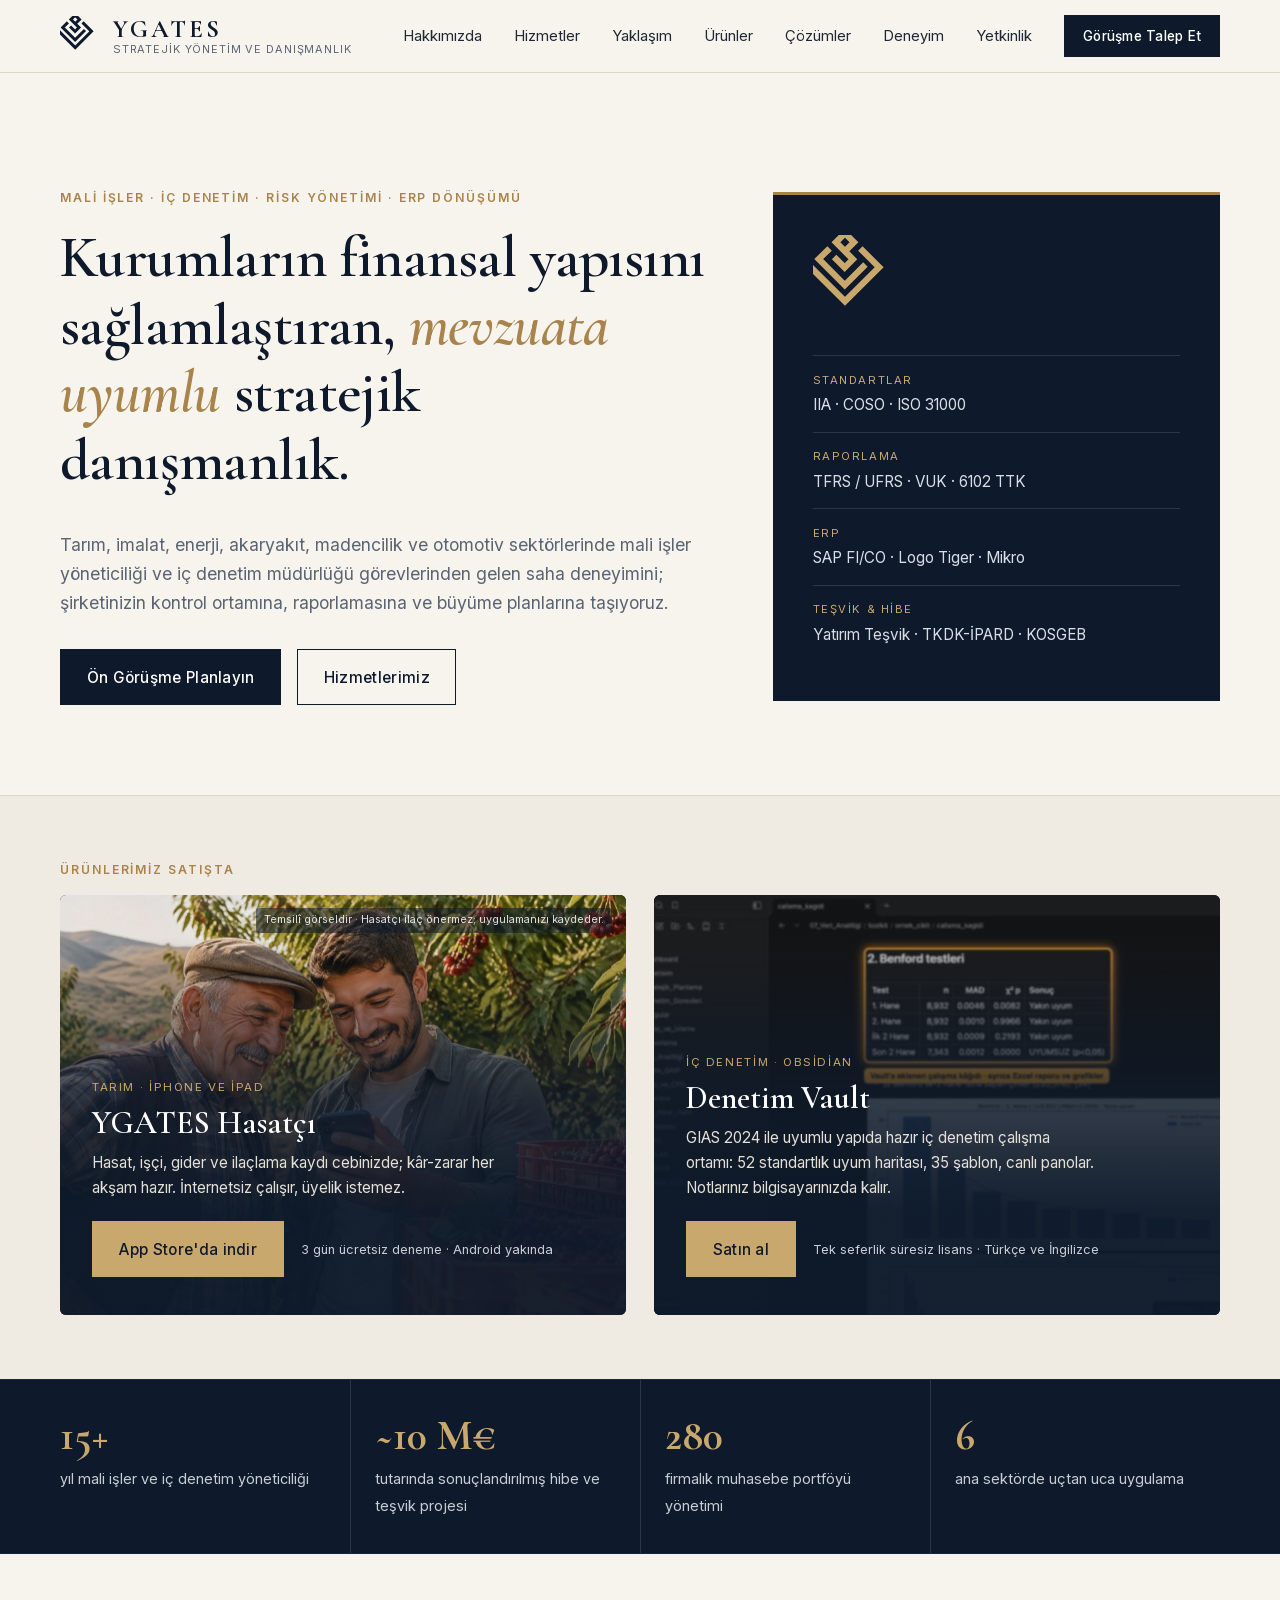
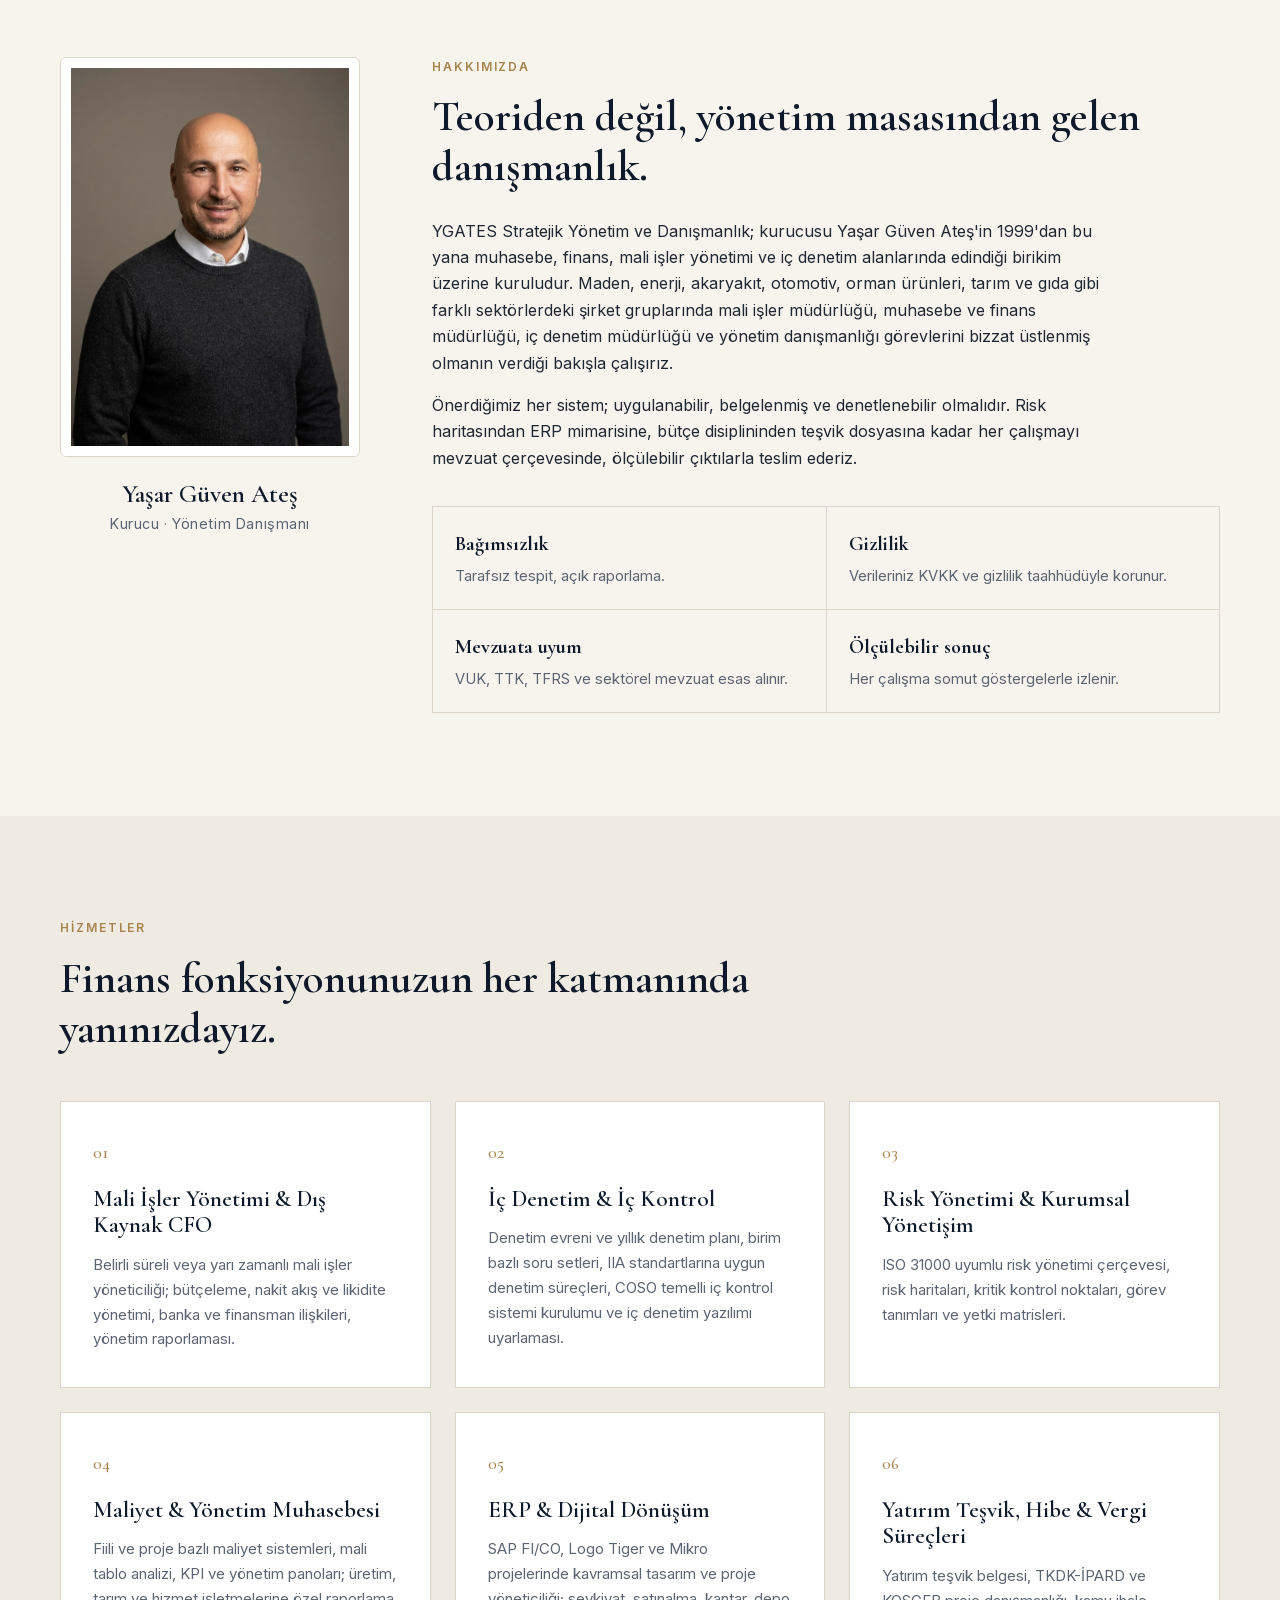
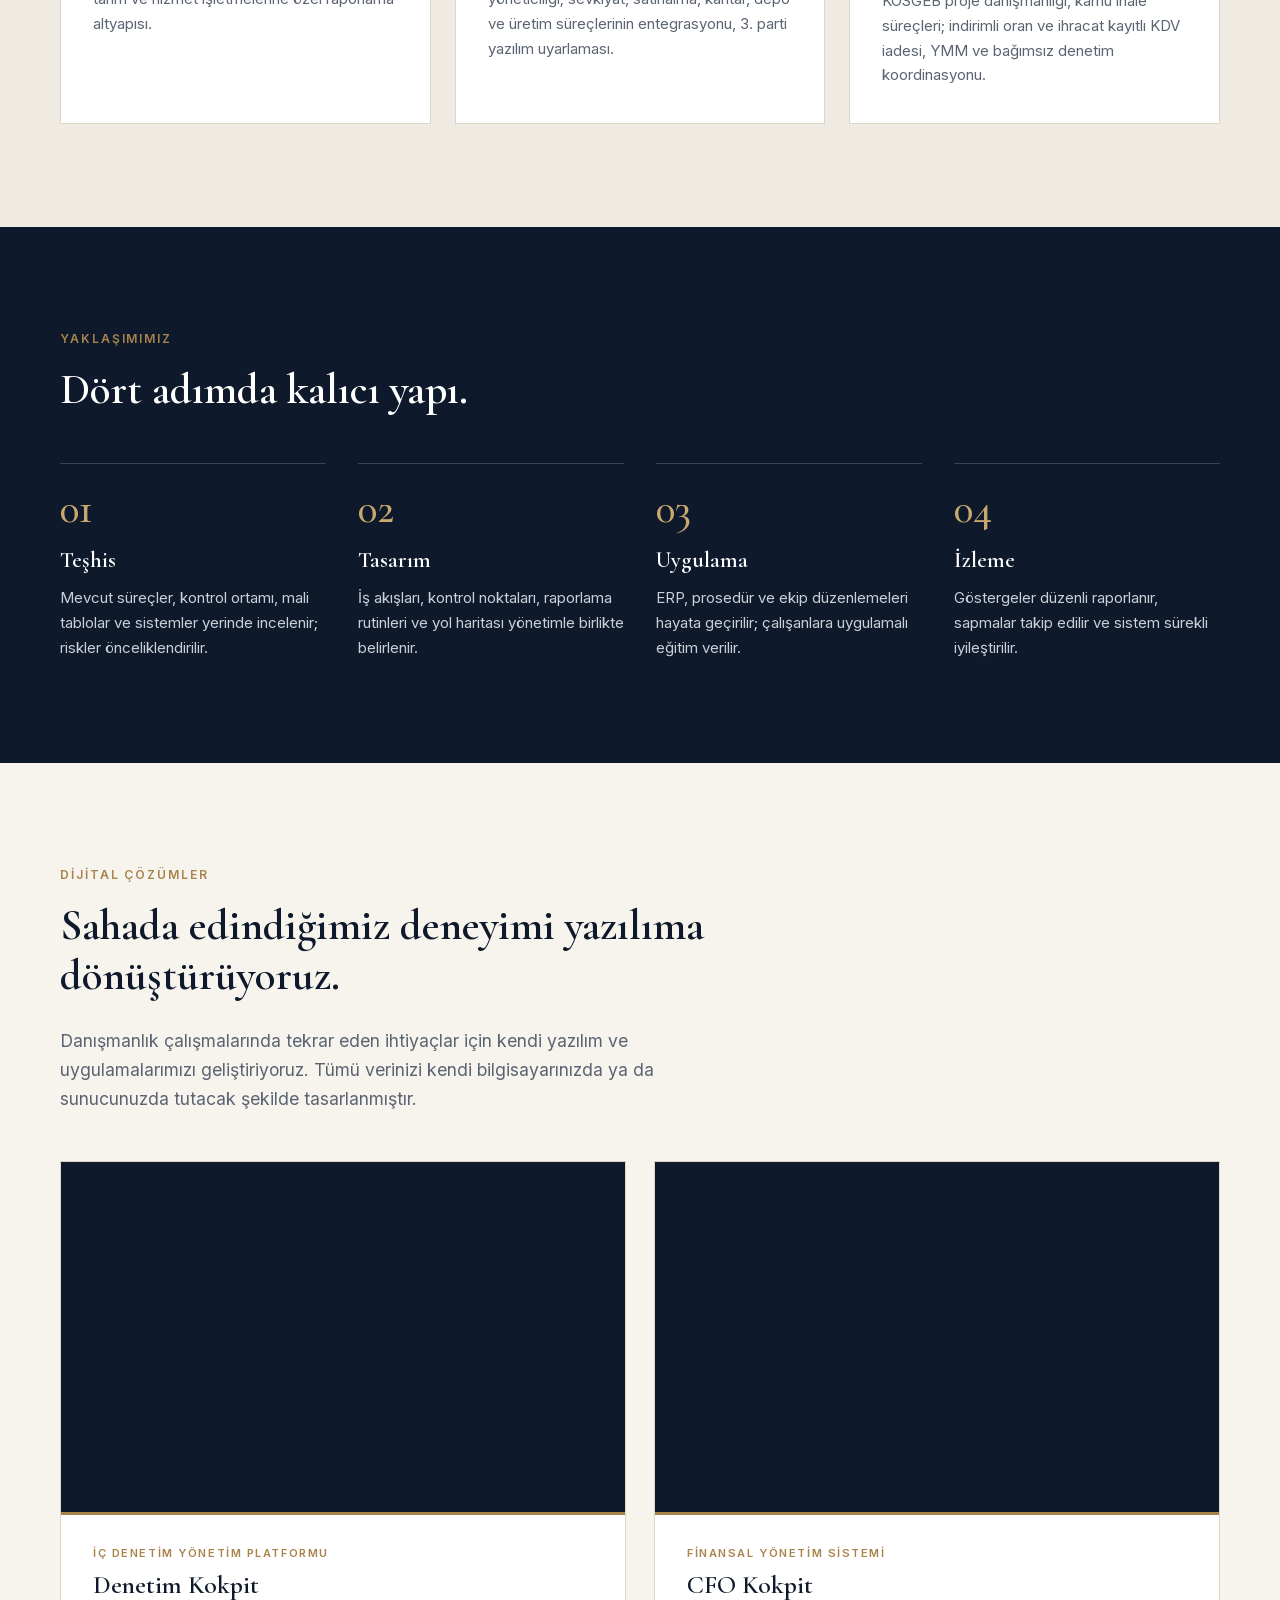
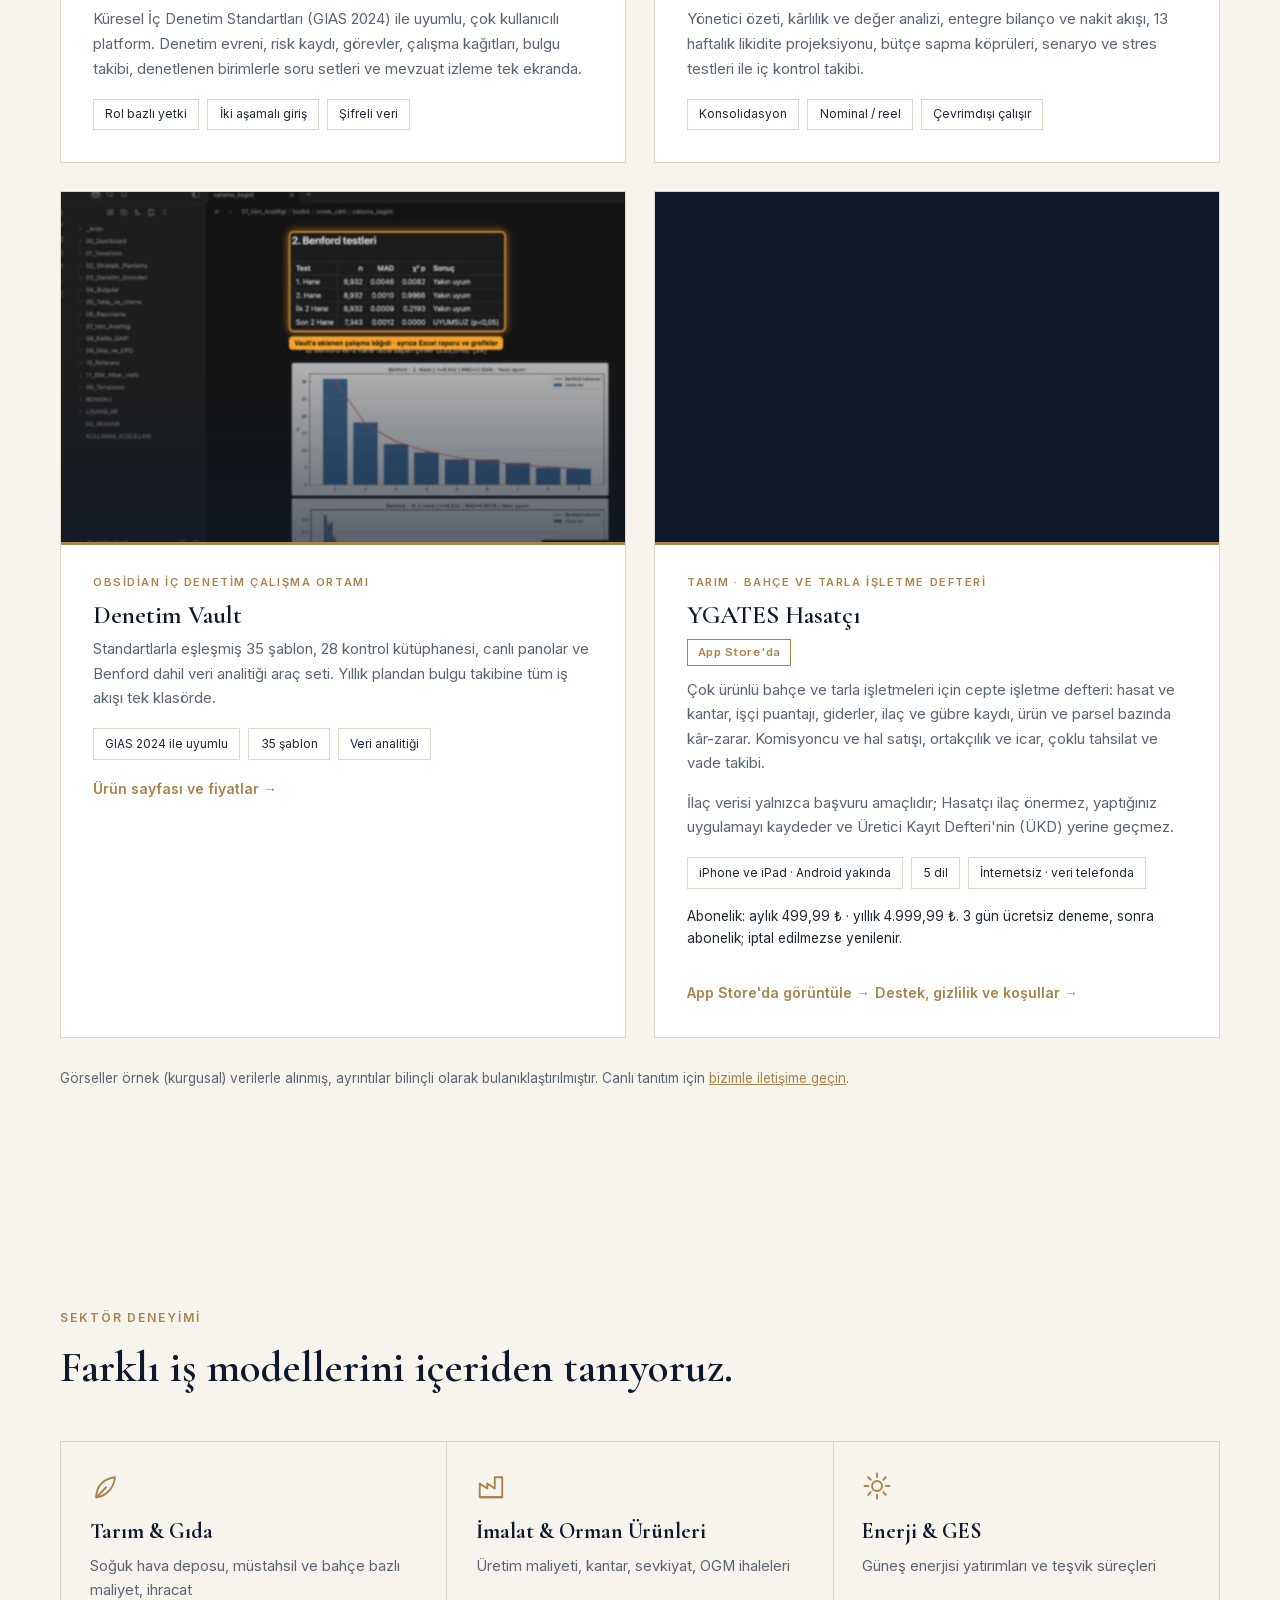
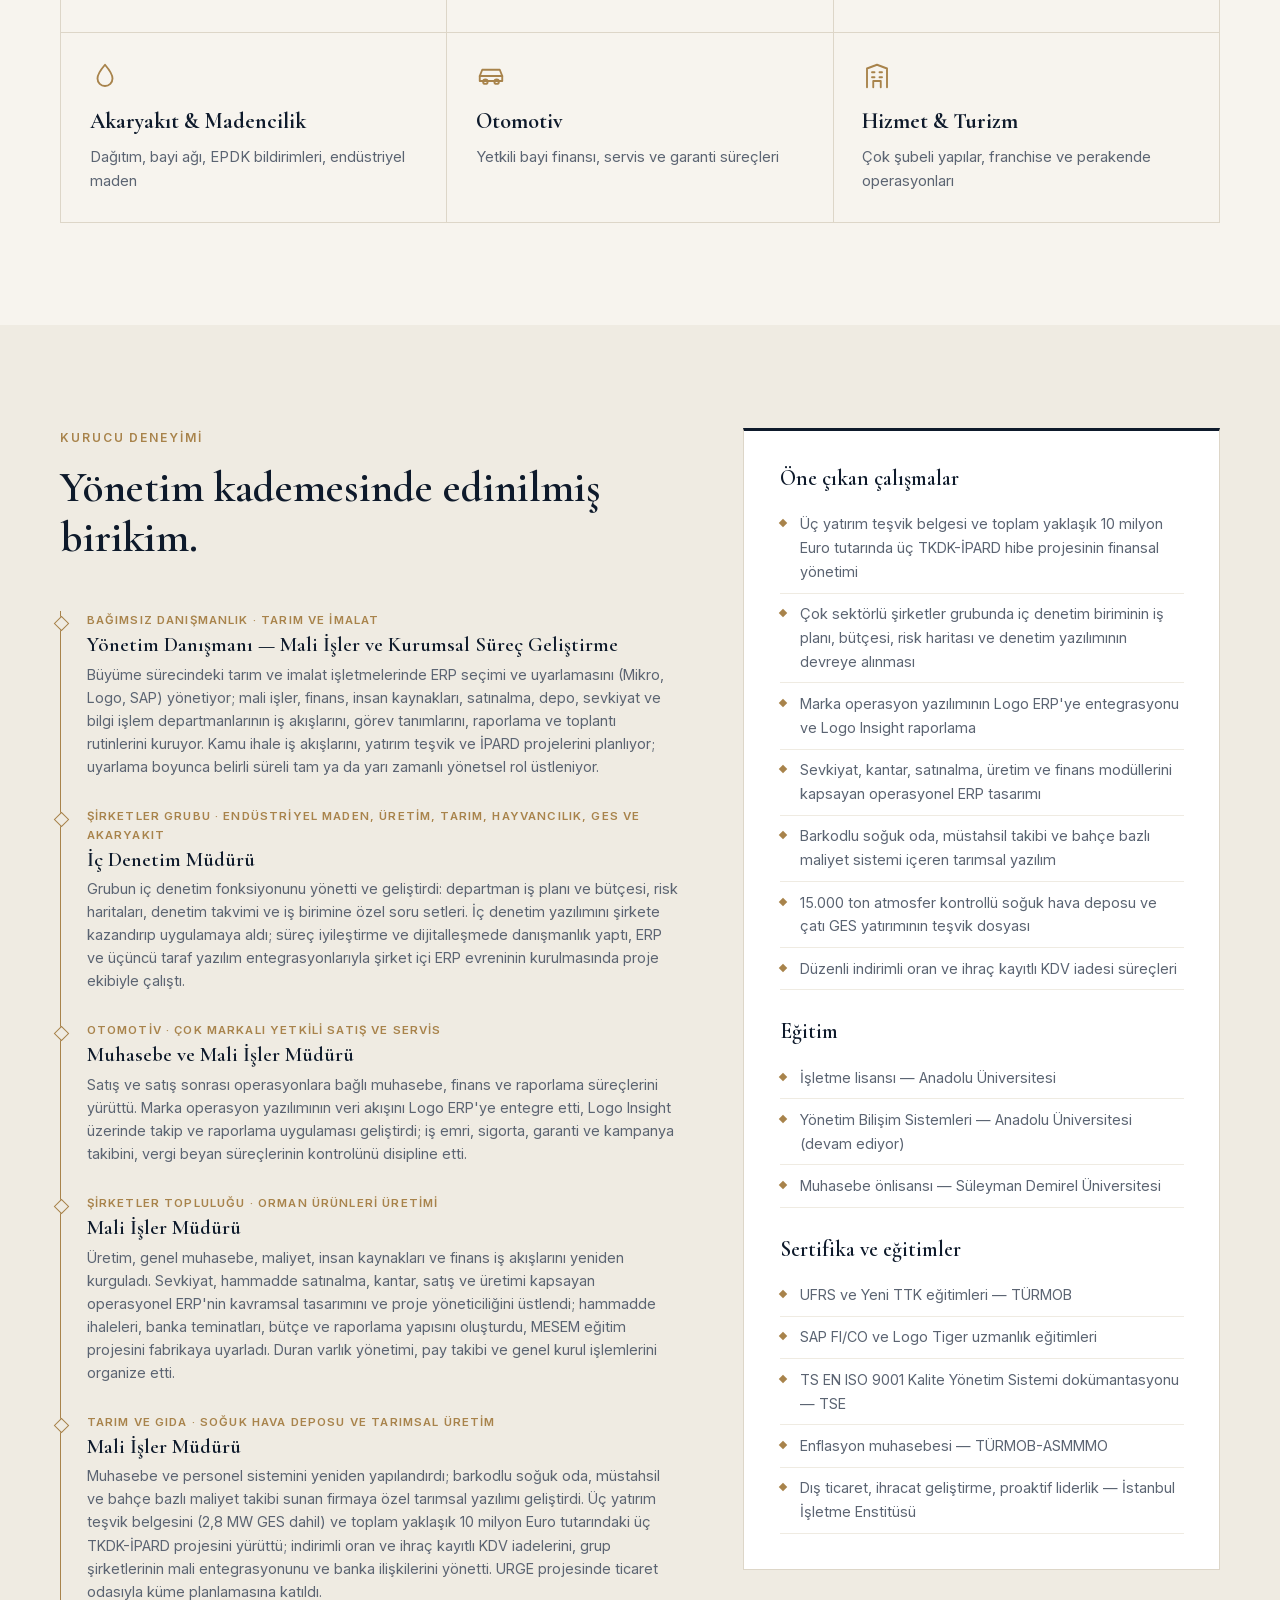
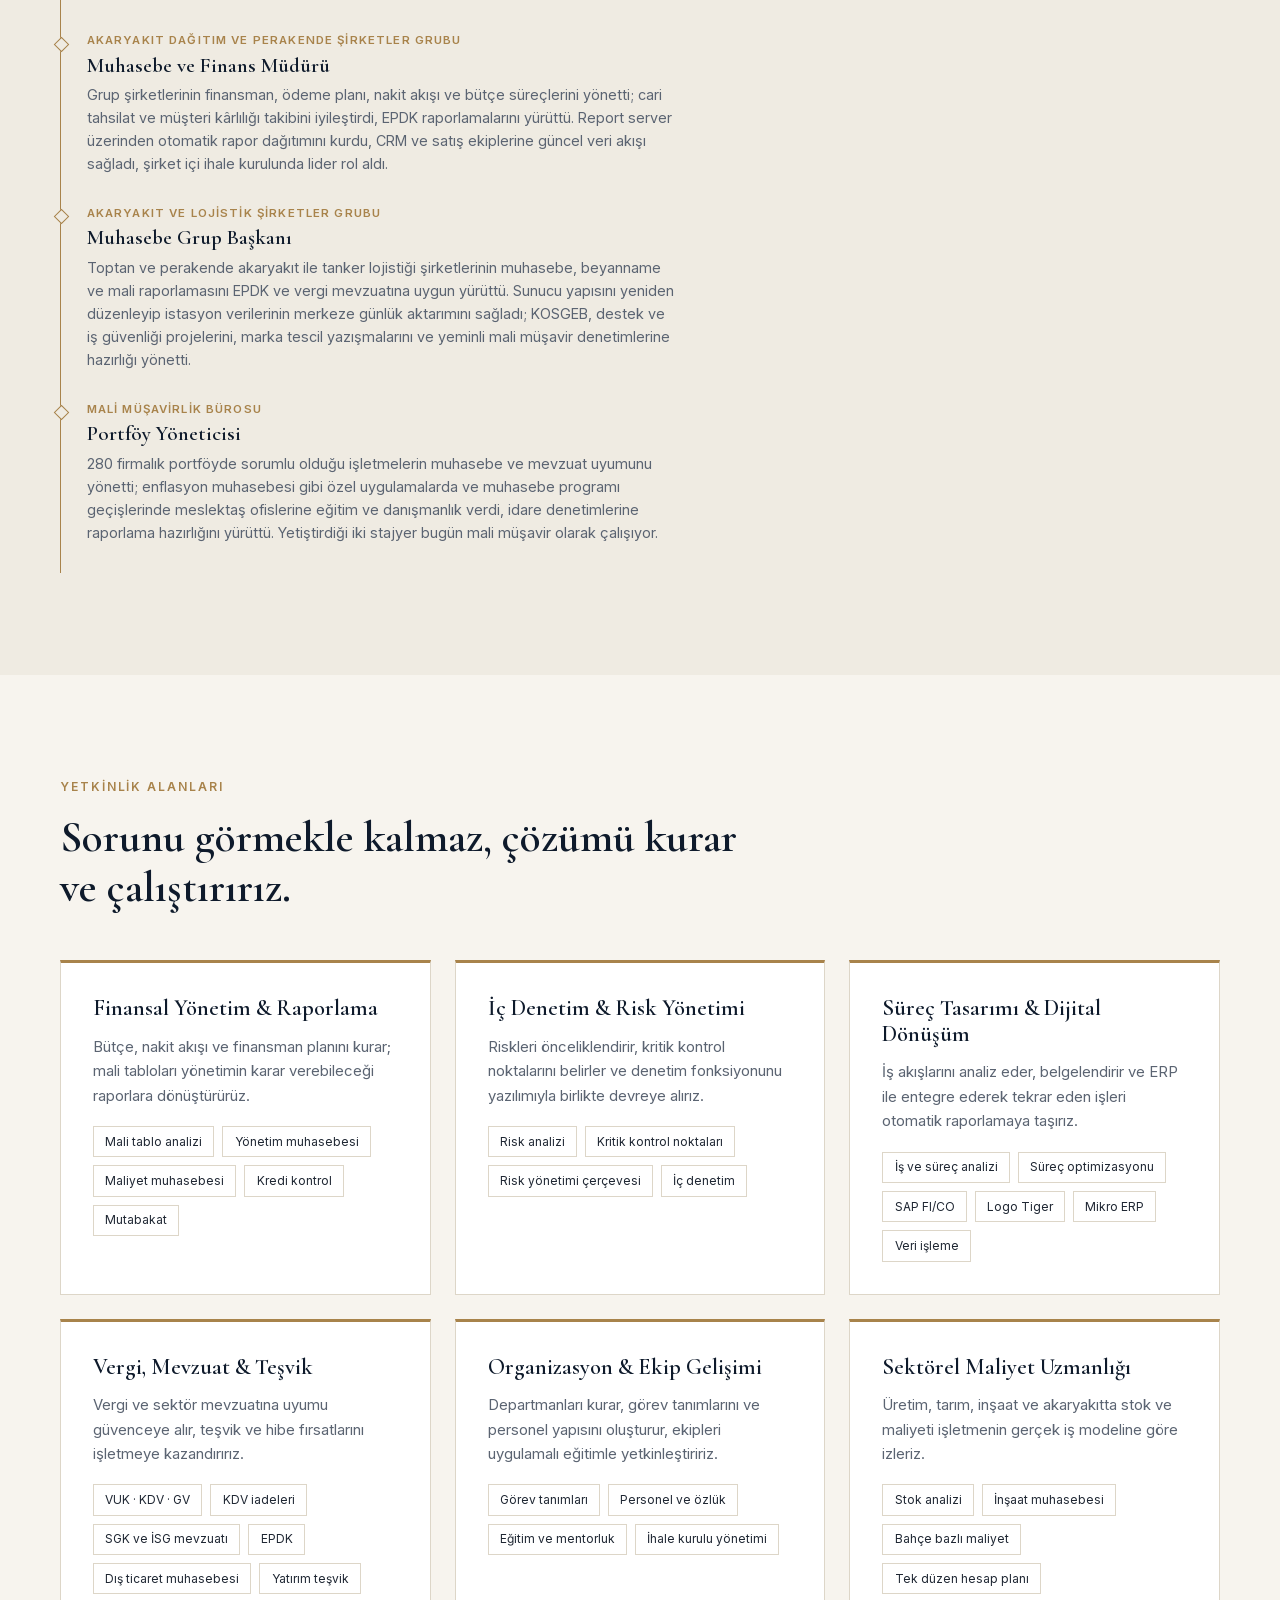
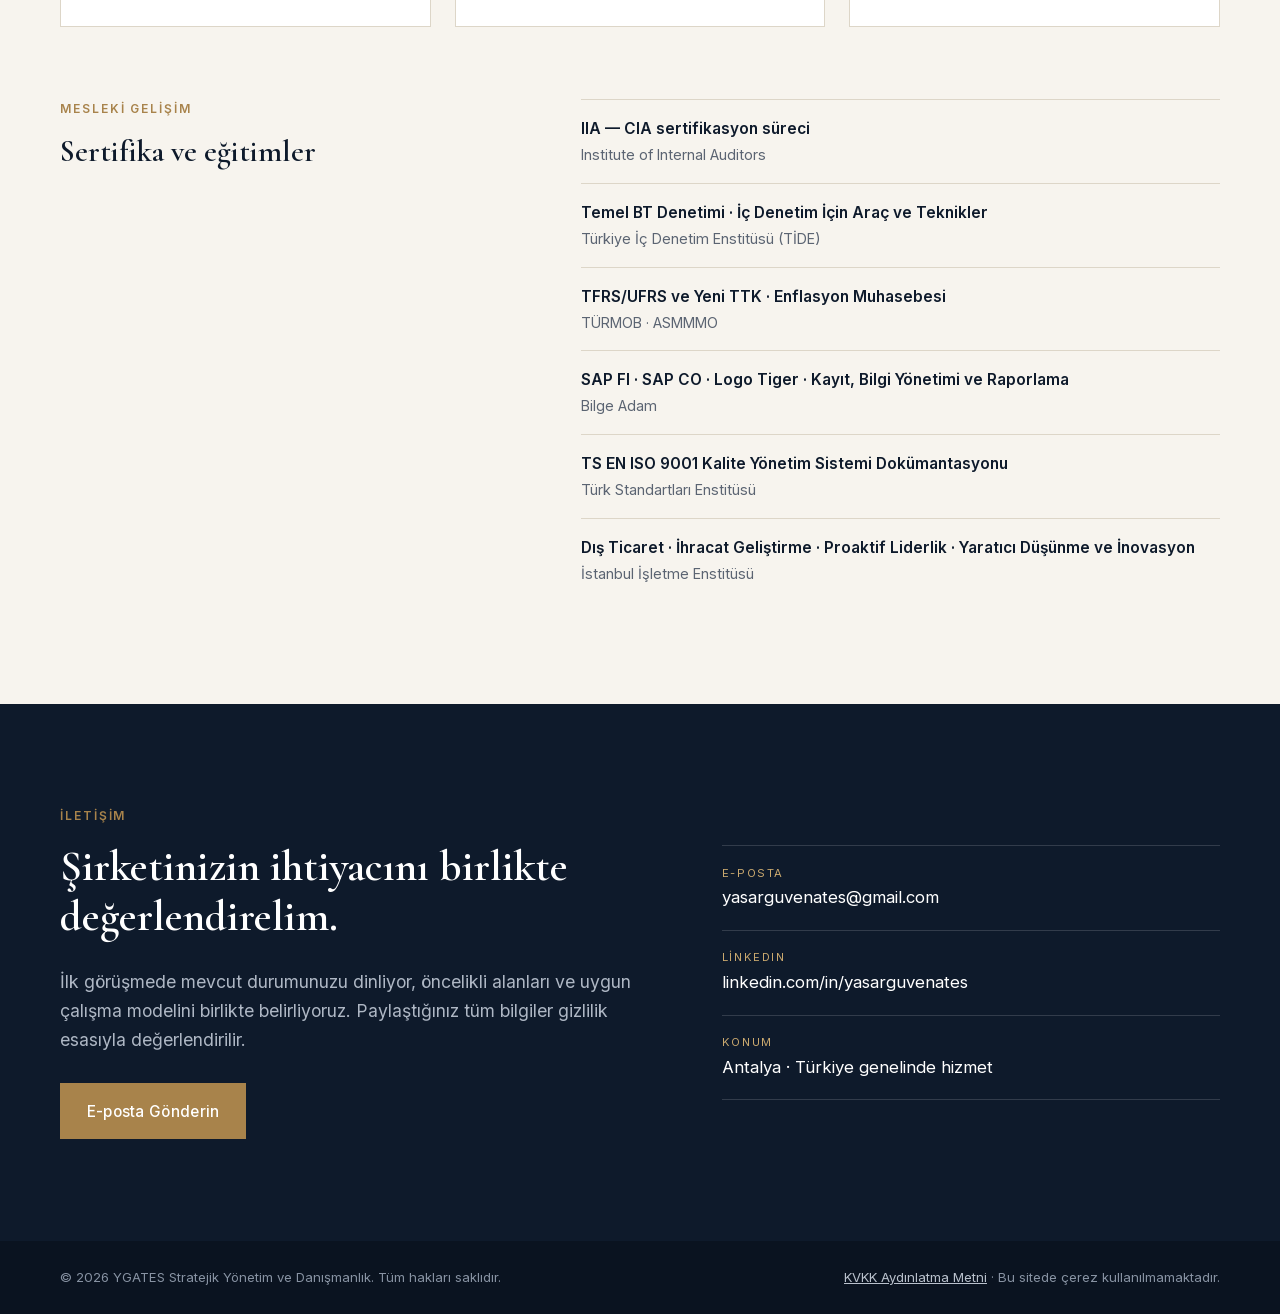
<file: index.html>
<!doctype html>
<html lang="tr">
<head>
<meta charset="utf-8">
<meta http-equiv="Content-Security-Policy" content="default-src 'self'; img-src 'self' data:; object-src 'none'; base-uri 'self'; form-action 'none'">
<meta name="referrer" content="strict-origin-when-cross-origin">
<meta name="viewport" content="width=device-width, initial-scale=1">
<meta name="google-site-verification" content="bcVeIDfe-SPyQ57Xr-KjTOM_LUvQv_SNRXM184rmbok">
<title>YGATES Stratejik Yönetim ve Danışmanlık</title>
<meta name="description" content="YGATES Stratejik Yönetim ve Danışmanlık — mali işler yönetimi, iç denetim ve risk yönetimi, ERP dönüşümü, yatırım teşvik ve TKDK-İPARD danışmanlığı. Yaşar Güven Ateş.">
<meta property="og:title" content="YGATES Stratejik Yönetim ve Danışmanlık">
<meta property="og:description" content="Mali işler, iç denetim, risk yönetimi ve ERP dönüşümünde sahadan gelen stratejik danışmanlık.">
<meta property="og:type" content="website">
<meta property="og:locale" content="tr_TR">
<meta property="og:url" content="https://ygates69.github.io/">
<meta property="og:image" content="https://ygates69.github.io/assets/og-paylasim.jpg">
<meta property="og:image:width" content="1200">
<meta property="og:image:height" content="630">
<meta name="twitter:card" content="summary_large_image">
<link rel="canonical" href="https://ygates69.github.io/">
<link rel="icon" href="assets/favicon.svg" type="image/svg+xml">
<link rel="stylesheet" href="assets/fonts.css">
<link rel="stylesheet" href="assets/style.css">
</head>
<body>

<header class="site-header" id="top">
  <div class="wrap nav">
    <a class="brand" href="#top" aria-label="YGATES Stratejik Yönetim ve Danışmanlık — ana sayfa">
      <svg class="brand-mark" viewBox="100 90 820 820" aria-hidden="true"><use href="#yga-logo"/></svg>
      <span class="brand-text"><strong>YGATES</strong><small>Stratejik Yönetim ve Danışmanlık</small></span>
    </a>
    <button class="menu-toggle" aria-expanded="false" aria-controls="menu" aria-label="Menüyü aç">
      <span></span><span></span><span></span>
    </button>
    <nav id="menu" class="menu">
      <a href="#hakkimizda">Hakkımızda</a>
      <a href="#hizmetler">Hizmetler</a>
      <a href="#yaklasim">Yaklaşım</a>
      <a href="#urunler">Ürünler</a>
      <a href="#cozumler">Çözümler</a>
      <a href="#deneyim">Deneyim</a>
      <a href="#yetkinlik">Yetkinlik</a>
      <a href="#iletisim" class="btn btn-small">Görüşme Talep Et</a>
    </nav>
  </div>
</header>

<main>

  <section class="hero">
    <div class="wrap hero-grid">
      <div class="hero-copy">
        <p class="eyebrow">Mali İşler · İç Denetim · Risk Yönetimi · ERP Dönüşümü</p>
        <h1>Kurumların finansal yapısını sağlamlaştıran, <em>mevzuata uyumlu</em> stratejik danışmanlık.</h1>
        <p class="lead">Tarım, imalat, enerji, akaryakıt, madencilik ve otomotiv sektörlerinde mali işler yöneticiliği ve iç denetim müdürlüğü görevlerinden gelen saha deneyimini; şirketinizin kontrol ortamına, raporlamasına ve büyüme planlarına taşıyoruz.</p>
        <div class="hero-actions">
          <a href="#iletisim" class="btn">Ön Görüşme Planlayın</a>
          <a href="#hizmetler" class="btn btn-ghost">Hizmetlerimiz</a>
        </div>
      </div>
      <aside class="hero-card" aria-label="Öne çıkan bilgiler">
        <svg class="hero-mark" viewBox="100 90 820 820" aria-hidden="true"><use href="#yga-logo"/></svg>
        <ul class="credentials">
          <li><span>Standartlar</span>IIA · COSO · ISO 31000</li>
          <li><span>Raporlama</span>TFRS / UFRS · VUK · 6102 TTK</li>
          <li><span>ERP</span>SAP FI/CO · Logo Tiger · Mikro</li>
          <li><span>Teşvik & Hibe</span>Yatırım Teşvik · TKDK-İPARD · KOSGEB</li>
        </ul>
      </aside>
    </div>
  </section>

  <section class="vitrin" id="urunler" aria-label="Satıştaki ürünler">
    <div class="wrap">
      <p class="eyebrow">Ürünlerimiz satışta</p>
      <div class="vitrin-grid">
        <article class="vitrin-kart">
          <img src="assets/projeler/hasatci-ciftci.jpg" alt="Kiraz bahçesinde telefonuna bakan iki çiftçi (temsilî görsel)" width="1200" height="675" loading="lazy">
          <div class="vitrin-icerik">
            <p class="vitrin-etiket">Tarım · iPhone ve iPad</p>
            <h3>YGATES Hasatçı</h3>
            <p>Hasat, işçi, gider ve ilaçlama kaydı cebinizde; kâr-zarar her akşam hazır. İnternetsiz çalışır, üyelik istemez.</p>
            <div class="vitrin-aksiyon">
              <a class="btn btn-acik" href="https://apps.apple.com/tr/app/id6829444196" rel="noopener">App Store'da indir</a>
              <span>3 gün ücretsiz deneme · Android yakında</span>
            </div>
          </div>
          <span class="vitrin-not">Temsilî görseldir · Hasatçı ilaç önermez; uygulamanızı kaydeder.</span>
        </article>
        <article class="vitrin-kart">
          <img src="assets/projeler/denetim-vault.jpg" alt="Denetim Vault çalışma kağıdı ekranı (örnek veri)" width="800" height="500" loading="lazy">
          <div class="vitrin-icerik">
            <p class="vitrin-etiket">İç denetim · Obsidian</p>
            <h3>Denetim Vault</h3>
            <p>GIAS 2024 ile uyumlu yapıda hazır iç denetim çalışma ortamı: 52 standartlık uyum haritası, 35 şablon, canlı panolar. Notlarınız bilgisayarınızda kalır.</p>
            <div class="vitrin-aksiyon">
              <a class="btn btn-acik" href="https://ygates69.github.io/denetim-vault/">Satın al</a>
              <span>Tek seferlik süresiz lisans · Türkçe ve İngilizce</span>
            </div>
          </div>
        </article>
      </div>
    </div>
  </section>

  <section class="stats" aria-label="Rakamlarla deneyim">
    <div class="wrap stats-grid">
      <div class="stat"><strong>15+</strong><span>yıl mali işler ve iç denetim yöneticiliği</span></div>
      <div class="stat"><strong>~10 M€</strong><span>tutarında sonuçlandırılmış hibe ve teşvik projesi</span></div>
      <div class="stat"><strong>280</strong><span>firmalık muhasebe portföyü yönetimi</span></div>
      <div class="stat"><strong>6</strong><span>ana sektörde uçtan uca uygulama</span></div>
    </div>
  </section>

  <section class="section" id="hakkimizda">
    <div class="wrap about-grid">
      <div class="about-profile">
        <img src="assets/yasar-guven-ates.jpg" alt="Yaşar Güven Ateş" width="675" height="900">
        <div>
          <h3>Yaşar Güven Ateş</h3>
          <p>Kurucu · Yönetim Danışmanı</p>
        </div>
      </div>
      <div class="about-copy">
        <p class="eyebrow">Hakkımızda</p>
        <h2>Teoriden değil, yönetim masasından gelen danışmanlık.</h2>
        <p>YGATES Stratejik Yönetim ve Danışmanlık; kurucusu Yaşar Güven Ateş'in 1999'dan bu yana muhasebe, finans, mali işler yönetimi ve iç denetim alanlarında edindiği birikim üzerine kuruludur. Maden, enerji, akaryakıt, otomotiv, orman ürünleri, tarım ve gıda gibi farklı sektörlerdeki şirket gruplarında mali işler müdürlüğü, muhasebe ve finans müdürlüğü, iç denetim müdürlüğü ve yönetim danışmanlığı görevlerini bizzat üstlenmiş olmanın verdiği bakışla çalışırız.</p>
        <p>Önerdiğimiz her sistem; uygulanabilir, belgelenmiş ve denetlenebilir olmalıdır. Risk haritasından ERP mimarisine, bütçe disiplininden teşvik dosyasına kadar her çalışmayı mevzuat çerçevesinde, ölçülebilir çıktılarla teslim ederiz.</p>
        <ul class="principles">
          <li><strong>Bağımsızlık</strong>Tarafsız tespit, açık raporlama.</li>
          <li><strong>Gizlilik</strong>Verileriniz KVKK ve gizlilik taahhüdüyle korunur.</li>
          <li><strong>Mevzuata uyum</strong>VUK, TTK, TFRS ve sektörel mevzuat esas alınır.</li>
          <li><strong>Ölçülebilir sonuç</strong>Her çalışma somut göstergelerle izlenir.</li>
        </ul>
      </div>
    </div>
  </section>

  <section class="section section-tint" id="hizmetler">
    <div class="wrap">
      <div class="section-head">
        <p class="eyebrow">Hizmetler</p>
        <h2>Finans fonksiyonunuzun her katmanında yanınızdayız.</h2>
      </div>
      <div class="services">
        <article class="service">
          <span class="num">01</span>
          <h3>Mali İşler Yönetimi & Dış Kaynak CFO</h3>
          <p>Belirli süreli veya yarı zamanlı mali işler yöneticiliği; bütçeleme, nakit akış ve likidite yönetimi, banka ve finansman ilişkileri, yönetim raporlaması.</p>
        </article>
        <article class="service">
          <span class="num">02</span>
          <h3>İç Denetim & İç Kontrol</h3>
          <p>Denetim evreni ve yıllık denetim planı, birim bazlı soru setleri, IIA standartlarına uygun denetim süreçleri, COSO temelli iç kontrol sistemi kurulumu ve iç denetim yazılımı uyarlaması.</p>
        </article>
        <article class="service">
          <span class="num">03</span>
          <h3>Risk Yönetimi & Kurumsal Yönetişim</h3>
          <p>ISO 31000 uyumlu risk yönetimi çerçevesi, risk haritaları, kritik kontrol noktaları, görev tanımları ve yetki matrisleri.</p>
        </article>
        <article class="service">
          <span class="num">04</span>
          <h3>Maliyet & Yönetim Muhasebesi</h3>
          <p>Fiili ve proje bazlı maliyet sistemleri, mali tablo analizi, KPI ve yönetim panoları; üretim, tarım ve hizmet işletmelerine özel raporlama altyapısı.</p>
        </article>
        <article class="service">
          <span class="num">05</span>
          <h3>ERP & Dijital Dönüşüm</h3>
          <p>SAP FI/CO, Logo Tiger ve Mikro projelerinde kavramsal tasarım ve proje yöneticiliği; sevkiyat, satınalma, kantar, depo ve üretim süreçlerinin entegrasyonu, 3. parti yazılım uyarlaması.</p>
        </article>
        <article class="service">
          <span class="num">06</span>
          <h3>Yatırım Teşvik, Hibe & Vergi Süreçleri</h3>
          <p>Yatırım teşvik belgesi, TKDK-İPARD ve KOSGEB proje danışmanlığı, kamu ihale süreçleri; indirimli oran ve ihracat kayıtlı KDV iadesi, YMM ve bağımsız denetim koordinasyonu.</p>
        </article>
      </div>
    </div>
  </section>

  <section class="section section-dark" id="yaklasim">
    <div class="wrap">
      <div class="section-head">
        <p class="eyebrow">Yaklaşımımız</p>
        <h2>Dört adımda kalıcı yapı.</h2>
      </div>
      <ol class="steps">
        <li>
          <span class="step-num">01</span>
          <h3>Teşhis</h3>
          <p>Mevcut süreçler, kontrol ortamı, mali tablolar ve sistemler yerinde incelenir; riskler önceliklendirilir.</p>
        </li>
        <li>
          <span class="step-num">02</span>
          <h3>Tasarım</h3>
          <p>İş akışları, kontrol noktaları, raporlama rutinleri ve yol haritası yönetimle birlikte belirlenir.</p>
        </li>
        <li>
          <span class="step-num">03</span>
          <h3>Uygulama</h3>
          <p>ERP, prosedür ve ekip düzenlemeleri hayata geçirilir; çalışanlara uygulamalı eğitim verilir.</p>
        </li>
        <li>
          <span class="step-num">04</span>
          <h3>İzleme</h3>
          <p>Göstergeler düzenli raporlanır, sapmalar takip edilir ve sistem sürekli iyileştirilir.</p>
        </li>
      </ol>
    </div>
  </section>

  <section class="section" id="cozumler">
    <div class="wrap">
      <div class="section-head">
        <p class="eyebrow">Dijital Çözümler</p>
        <h2>Sahada edindiğimiz deneyimi yazılıma dönüştürüyoruz.</h2>
        <p class="lead">Danışmanlık çalışmalarında tekrar eden ihtiyaçlar için kendi yazılım ve uygulamalarımızı geliştiriyoruz. Tümü verinizi kendi bilgisayarınızda ya da sunucunuzda tutacak şekilde tasarlanmıştır.</p>
      </div>
      <div class="products">
        <article class="product">
          <figure class="shot"><img src="assets/projeler/denetim-kokpit.jpg" alt="Denetim Kokpit ana pano ekranı (örnek veri)" width="800" height="500" loading="lazy"></figure>
          <div class="product-body">
            <p class="tag">İç Denetim Yönetim Platformu</p>
            <h3>Denetim Kokpit</h3>
            <p>Küresel İç Denetim Standartları (GIAS 2024) ile uyumlu, çok kullanıcılı platform. Denetim evreni, risk kaydı, görevler, çalışma kağıtları, bulgu takibi, denetlenen birimlerle soru setleri ve mevzuat izleme tek ekranda.</p>
            <ul class="chips"><li>Rol bazlı yetki</li><li>İki aşamalı giriş</li><li>Şifreli veri</li></ul>
          </div>
        </article>
        <article class="product">
          <figure class="shot"><img src="assets/projeler/cfo-kokpit.jpg" alt="CFO Kokpit yönetici özeti ekranı (örnek veri)" width="800" height="500" loading="lazy"></figure>
          <div class="product-body">
            <p class="tag">Finansal Yönetim Sistemi</p>
            <h3>CFO Kokpit</h3>
            <p>Yönetici özeti, kârlılık ve değer analizi, entegre bilanço ve nakit akışı, 13 haftalık likidite projeksiyonu, bütçe sapma köprüleri, senaryo ve stres testleri ile iç kontrol takibi.</p>
            <ul class="chips"><li>Konsolidasyon</li><li>Nominal / reel</li><li>Çevrimdışı çalışır</li></ul>
          </div>
        </article>
        <article class="product">
          <figure class="shot"><img src="assets/projeler/denetim-vault.jpg" alt="Denetim Vault veri analitiği çalışma kağıdı (örnek veri)" width="800" height="500" loading="lazy"></figure>
          <div class="product-body">
            <p class="tag">Obsidian İç Denetim Çalışma Ortamı</p>
            <h3>Denetim Vault</h3>
            <p>Standartlarla eşleşmiş 35 şablon, 28 kontrol kütüphanesi, canlı panolar ve Benford dahil veri analitiği araç seti. Yıllık plandan bulgu takibine tüm iş akışı tek klasörde.</p>
            <ul class="chips"><li>GIAS 2024 ile uyumlu</li><li>35 şablon</li><li>Veri analitiği</li></ul>
            <a class="product-link" href="https://ygates69.github.io/denetim-vault/">Ürün sayfası ve fiyatlar →</a>
          </div>
        </article>
        <article class="product">
          <figure class="shot"><img src="assets/projeler/hasatci.jpg" alt="YGATES Hasatçı işletme özeti ve kâr-zarar raporu ekranı (örnek veri)" width="800" height="500" loading="lazy"></figure>
          <div class="product-body">
            <p class="tag">Tarım · Bahçe ve Tarla İşletme Defteri</p>
            <h3>YGATES Hasatçı</h3>
            <p class="product-status">App Store'da</p>
            <p>Çok ürünlü bahçe ve tarla işletmeleri için cepte işletme defteri: hasat ve kantar, işçi puantajı, giderler, ilaç ve gübre kaydı, ürün ve parsel bazında kâr-zarar. Komisyoncu ve hal satışı, ortakçılık ve icar, çoklu tahsilat ve vade takibi.</p>
            <p>İlaç verisi yalnızca başvuru amaçlıdır; Hasatçı ilaç önermez, yaptığınız uygulamayı kaydeder ve Üretici Kayıt Defteri'nin (ÜKD) yerine geçmez.</p>
            <ul class="chips"><li>iPhone ve iPad · Android yakında</li><li>5 dil</li><li>İnternetsiz · veri telefonda</li></ul>
            <p class="product-price">Abonelik: aylık 499,99 ₺ · yıllık 4.999,99 ₺. 3 gün ücretsiz deneme, sonra abonelik; iptal edilmezse yenilenir.</p>
            <a class="product-link" href="https://apps.apple.com/tr/app/id6829444196" rel="noopener">App Store'da görüntüle →</a>
            <a class="product-link" href="hasatci/">Destek, gizlilik ve koşullar →</a>
          </div>
        </article>
      </div>
      <p class="note">Görseller örnek (kurgusal) verilerle alınmış, ayrıntılar bilinçli olarak bulanıklaştırılmıştır. Canlı tanıtım için <a href="#iletisim">bizimle iletişime geçin</a>.</p>
    </div>
  </section>

  <section class="section" id="sektorler">
    <div class="wrap">
      <div class="section-head">
        <p class="eyebrow">Sektör Deneyimi</p>
        <h2>Farklı iş modellerini içeriden tanıyoruz.</h2>
      </div>
      <ul class="sectors">
        <li><svg class="sektor-ikon" viewBox="0 0 24 24" aria-hidden="true"><path d="M5 21c0-9 6-15 15-16-1 9-7 15-15 16z"/><path d="M5 21l8-8"/></svg><strong>Tarım & Gıda</strong>Soğuk hava deposu, müstahsil ve bahçe bazlı maliyet, ihracat</li>
        <li><svg class="sektor-ikon" viewBox="0 0 24 24" aria-hidden="true"><path d="M3 21V10l6 4V10l6 4V5h6v16z"/><path d="M3 21h18"/></svg><strong>İmalat & Orman Ürünleri</strong>Üretim maliyeti, kantar, sevkiyat, OGM ihaleleri</li>
        <li><svg class="sektor-ikon" viewBox="0 0 24 24" aria-hidden="true"><circle cx="12" cy="12" r="4"/><path d="M12 2v3M12 19v3M2 12h3M19 12h3M4.9 4.9l2.1 2.1M17 17l2.1 2.1M4.9 19.1L7 17M17 7l2.1-2.1"/></svg><strong>Enerji & GES</strong>Güneş enerjisi yatırımları ve teşvik süreçleri</li>
        <li><svg class="sektor-ikon" viewBox="0 0 24 24" aria-hidden="true"><path d="M12 3s6 7 6 11a6 6 0 0 1-12 0c0-4 6-11 6-11z"/></svg><strong>Akaryakıt & Madencilik</strong>Dağıtım, bayi ağı, EPDK bildirimleri, endüstriyel maden</li>
        <li><svg class="sektor-ikon" viewBox="0 0 24 24" aria-hidden="true"><path d="M3 16v-4l2-5h14l2 5v4z"/><circle cx="7.5" cy="16.5" r="1.8"/><circle cx="16.5" cy="16.5" r="1.8"/><path d="M3 12h18"/></svg><strong>Otomotiv</strong>Yetkili bayi finansı, servis ve garanti süreçleri</li>
        <li><svg class="sektor-ikon" viewBox="0 0 24 24" aria-hidden="true"><path d="M4 21V6l8-3 8 3v15"/><path d="M9 21v-5h6v5M8 9h2M14 9h2M8 13h2M14 13h2"/></svg><strong>Hizmet & Turizm</strong>Çok şubeli yapılar, franchise ve perakende operasyonları</li>
      </ul>
    </div>
  </section>

  <section class="section section-tint" id="deneyim">
    <div class="wrap exp-grid">
      <div>
        <div class="section-head">
          <p class="eyebrow">Kurucu Deneyimi</p>
          <h2>Yönetim kademesinde edinilmiş birikim.</h2>
        </div>
        <ol class="timeline">
          <li>
            <p class="sector">Bağımsız danışmanlık · Tarım ve imalat</p>
            <h3>Yönetim Danışmanı — Mali İşler ve Kurumsal Süreç Geliştirme</h3>
            <p>Büyüme sürecindeki tarım ve imalat işletmelerinde ERP seçimi ve uyarlamasını (Mikro, Logo, SAP) yönetiyor; mali işler, finans, insan kaynakları, satınalma, depo, sevkiyat ve bilgi işlem departmanlarının iş akışlarını, görev tanımlarını, raporlama ve toplantı rutinlerini kuruyor. Kamu ihale iş akışlarını, yatırım teşvik ve İPARD projelerini planlıyor; uyarlama boyunca belirli süreli tam ya da yarı zamanlı yönetsel rol üstleniyor.</p>
          </li>
          <li>
            <p class="sector">Şirketler grubu · Endüstriyel maden, üretim, tarım, hayvancılık, GES ve akaryakıt</p>
            <h3>İç Denetim Müdürü</h3>
            <p>Grubun iç denetim fonksiyonunu yönetti ve geliştirdi: departman iş planı ve bütçesi, risk haritaları, denetim takvimi ve iş birimine özel soru setleri. İç denetim yazılımını şirkete kazandırıp uygulamaya aldı; süreç iyileştirme ve dijitalleşmede danışmanlık yaptı, ERP ve üçüncü taraf yazılım entegrasyonlarıyla şirket içi ERP evreninin kurulmasında proje ekibiyle çalıştı.</p>
          </li>
          <li>
            <p class="sector">Otomotiv · Çok markalı yetkili satış ve servis</p>
            <h3>Muhasebe ve Mali İşler Müdürü</h3>
            <p>Satış ve satış sonrası operasyonlara bağlı muhasebe, finans ve raporlama süreçlerini yürüttü. Marka operasyon yazılımının veri akışını Logo ERP'ye entegre etti, Logo Insight üzerinde takip ve raporlama uygulaması geliştirdi; iş emri, sigorta, garanti ve kampanya takibini, vergi beyan süreçlerinin kontrolünü disipline etti.</p>
          </li>
          <li>
            <p class="sector">Şirketler topluluğu · Orman ürünleri üretimi</p>
            <h3>Mali İşler Müdürü</h3>
            <p>Üretim, genel muhasebe, maliyet, insan kaynakları ve finans iş akışlarını yeniden kurguladı. Sevkiyat, hammadde satınalma, kantar, satış ve üretimi kapsayan operasyonel ERP'nin kavramsal tasarımını ve proje yöneticiliğini üstlendi; hammadde ihaleleri, banka teminatları, bütçe ve raporlama yapısını oluşturdu, MESEM eğitim projesini fabrikaya uyarladı. Duran varlık yönetimi, pay takibi ve genel kurul işlemlerini organize etti.</p>
          </li>
          <li>
            <p class="sector">Tarım ve gıda · Soğuk hava deposu ve tarımsal üretim</p>
            <h3>Mali İşler Müdürü</h3>
            <p>Muhasebe ve personel sistemini yeniden yapılandırdı; barkodlu soğuk oda, müstahsil ve bahçe bazlı maliyet takibi sunan firmaya özel tarımsal yazılımı geliştirdi. Üç yatırım teşvik belgesini (2,8 MW GES dahil) ve toplam yaklaşık 10 milyon Euro tutarındaki üç TKDK-İPARD projesini yürüttü; indirimli oran ve ihraç kayıtlı KDV iadelerini, grup şirketlerinin mali entegrasyonunu ve banka ilişkilerini yönetti. URGE projesinde ticaret odasıyla küme planlamasına katıldı.</p>
          </li>
          <li>
            <p class="sector">Akaryakıt dağıtım ve perakende şirketler grubu</p>
            <h3>Muhasebe ve Finans Müdürü</h3>
            <p>Grup şirketlerinin finansman, ödeme planı, nakit akışı ve bütçe süreçlerini yönetti; cari tahsilat ve müşteri kârlılığı takibini iyileştirdi, EPDK raporlamalarını yürüttü. Report server üzerinden otomatik rapor dağıtımını kurdu, CRM ve satış ekiplerine güncel veri akışı sağladı, şirket içi ihale kurulunda lider rol aldı.</p>
          </li>
          <li>
            <p class="sector">Akaryakıt ve lojistik şirketler grubu</p>
            <h3>Muhasebe Grup Başkanı</h3>
            <p>Toptan ve perakende akaryakıt ile tanker lojistiği şirketlerinin muhasebe, beyanname ve mali raporlamasını EPDK ve vergi mevzuatına uygun yürüttü. Sunucu yapısını yeniden düzenleyip istasyon verilerinin merkeze günlük aktarımını sağladı; KOSGEB, destek ve iş güvenliği projelerini, marka tescil yazışmalarını ve yeminli mali müşavir denetimlerine hazırlığı yönetti.</p>
          </li>
          <li>
            <p class="sector">Mali müşavirlik bürosu</p>
            <h3>Portföy Yöneticisi</h3>
            <p>280 firmalık portföyde sorumlu olduğu işletmelerin muhasebe ve mevzuat uyumunu yönetti; enflasyon muhasebesi gibi özel uygulamalarda ve muhasebe programı geçişlerinde meslektaş ofislerine eğitim ve danışmanlık verdi, idare denetimlerine raporlama hazırlığını yürüttü. Yetiştirdiği iki stajyer bugün mali müşavir olarak çalışıyor.</p>
          </li>
        </ol>
      </div>
      <aside class="highlights">
        <h3>Öne çıkan çalışmalar</h3>
        <ul>
          <li>Üç yatırım teşvik belgesi ve toplam yaklaşık 10 milyon Euro tutarında üç TKDK-İPARD hibe projesinin finansal yönetimi</li>
          <li>Çok sektörlü şirketler grubunda iç denetim biriminin iş planı, bütçesi, risk haritası ve denetim yazılımının devreye alınması</li>
          <li>Marka operasyon yazılımının Logo ERP'ye entegrasyonu ve Logo Insight raporlama</li>
          <li>Sevkiyat, kantar, satınalma, üretim ve finans modüllerini kapsayan operasyonel ERP tasarımı</li>
          <li>Barkodlu soğuk oda, müstahsil takibi ve bahçe bazlı maliyet sistemi içeren tarımsal yazılım</li>
          <li>15.000 ton atmosfer kontrollü soğuk hava deposu ve çatı GES yatırımının teşvik dosyası</li>
          <li>Düzenli indirimli oran ve ihraç kayıtlı KDV iadesi süreçleri</li>
        </ul>
        <h3>Eğitim</h3>
        <ul>
          <li>İşletme lisansı — Anadolu Üniversitesi</li>
          <li>Yönetim Bilişim Sistemleri — Anadolu Üniversitesi (devam ediyor)</li>
          <li>Muhasebe önlisansı — Süleyman Demirel Üniversitesi</li>
        </ul>
        <h3>Sertifika ve eğitimler</h3>
        <ul>
          <li>UFRS ve Yeni TTK eğitimleri — TÜRMOB</li>
          <li>SAP FI/CO ve Logo Tiger uzmanlık eğitimleri</li>
          <li>TS EN ISO 9001 Kalite Yönetim Sistemi dokümantasyonu — TSE</li>
          <li>Enflasyon muhasebesi — TÜRMOB-ASMMMO</li>
          <li>Dış ticaret, ihracat geliştirme, proaktif liderlik — İstanbul İşletme Enstitüsü</li>
        </ul>
      </aside>
    </div>
  </section>

  <section class="section" id="yetkinlik">
    <div class="wrap">
      <div class="section-head">
        <p class="eyebrow">Yetkinlik Alanları</p>
        <h2>Sorunu görmekle kalmaz, çözümü kurar ve çalıştırırız.</h2>
      </div>
      <div class="skills">
        <article class="skill">
          <h3>Finansal Yönetim & Raporlama</h3>
          <p>Bütçe, nakit akışı ve finansman planını kurar; mali tabloları yönetimin karar verebileceği raporlara dönüştürürüz.</p>
          <ul class="chips"><li>Mali tablo analizi</li><li>Yönetim muhasebesi</li><li>Maliyet muhasebesi</li><li>Kredi kontrol</li><li>Mutabakat</li></ul>
        </article>
        <article class="skill">
          <h3>İç Denetim & Risk Yönetimi</h3>
          <p>Riskleri önceliklendirir, kritik kontrol noktalarını belirler ve denetim fonksiyonunu yazılımıyla birlikte devreye alırız.</p>
          <ul class="chips"><li>Risk analizi</li><li>Kritik kontrol noktaları</li><li>Risk yönetimi çerçevesi</li><li>İç denetim</li></ul>
        </article>
        <article class="skill">
          <h3>Süreç Tasarımı & Dijital Dönüşüm</h3>
          <p>İş akışlarını analiz eder, belgelendirir ve ERP ile entegre ederek tekrar eden işleri otomatik raporlamaya taşırız.</p>
          <ul class="chips"><li>İş ve süreç analizi</li><li>Süreç optimizasyonu</li><li>SAP FI/CO</li><li>Logo Tiger</li><li>Mikro ERP</li><li>Veri işleme</li></ul>
        </article>
        <article class="skill">
          <h3>Vergi, Mevzuat & Teşvik</h3>
          <p>Vergi ve sektör mevzuatına uyumu güvenceye alır, teşvik ve hibe fırsatlarını işletmeye kazandırırız.</p>
          <ul class="chips"><li>VUK · KDV · GV</li><li>KDV iadeleri</li><li>SGK ve İSG mevzuatı</li><li>EPDK</li><li>Dış ticaret muhasebesi</li><li>Yatırım teşvik</li></ul>
        </article>
        <article class="skill">
          <h3>Organizasyon & Ekip Gelişimi</h3>
          <p>Departmanları kurar, görev tanımlarını ve personel yapısını oluşturur, ekipleri uygulamalı eğitimle yetkinleştiririz.</p>
          <ul class="chips"><li>Görev tanımları</li><li>Personel ve özlük</li><li>Eğitim ve mentorluk</li><li>İhale kurulu yönetimi</li></ul>
        </article>
        <article class="skill">
          <h3>Sektörel Maliyet Uzmanlığı</h3>
          <p>Üretim, tarım, inşaat ve akaryakıtta stok ve maliyeti işletmenin gerçek iş modeline göre izleriz.</p>
          <ul class="chips"><li>Stok analizi</li><li>İnşaat muhasebesi</li><li>Bahçe bazlı maliyet</li><li>Tek düzen hesap planı</li></ul>
        </article>
      </div>

      <div class="cred-grid cred-row">
        <div>
          <p class="eyebrow">Mesleki Gelişim</p>
          <h2 class="h-small">Sertifika ve eğitimler</h2>
        </div>
        <ul class="plain">
          <li><strong>IIA — CIA sertifikasyon süreci</strong>Institute of Internal Auditors</li>
          <li><strong>Temel BT Denetimi · İç Denetim İçin Araç ve Teknikler</strong>Türkiye İç Denetim Enstitüsü (TİDE)</li>
          <li><strong>TFRS/UFRS ve Yeni TTK · Enflasyon Muhasebesi</strong>TÜRMOB · ASMMMO</li>
          <li><strong>SAP FI · SAP CO · Logo Tiger · Kayıt, Bilgi Yönetimi ve Raporlama</strong>Bilge Adam</li>
          <li><strong>TS EN ISO 9001 Kalite Yönetim Sistemi Dokümantasyonu</strong>Türk Standartları Enstitüsü</li>
          <li><strong>Dış Ticaret · İhracat Geliştirme · Proaktif Liderlik · Yaratıcı Düşünme ve İnovasyon</strong>İstanbul İşletme Enstitüsü</li>
        </ul>
      </div>
    </div>
  </section>

  <section class="section section-dark contact" id="iletisim">
    <div class="wrap contact-grid">
      <div>
        <p class="eyebrow">İletişim</p>
        <h2>Şirketinizin ihtiyacını birlikte değerlendirelim.</h2>
        <p class="lead">İlk görüşmede mevcut durumunuzu dinliyor, öncelikli alanları ve uygun çalışma modelini birlikte belirliyoruz. Paylaştığınız tüm bilgiler gizlilik esasıyla değerlendirilir.</p>
        <div class="hero-actions">
          <a href="mailto:yasarguvenates@gmail.com?subject=%C3%96n%20g%C3%B6r%C3%BC%C5%9Fme%20talebi" class="btn btn-mail">E-posta Gönderin</a>
        </div>
      </div>
      <ul class="contact-list">
        <li><span>E-posta</span><a href="mailto:yasarguvenates@gmail.com?subject=%C3%96n%20g%C3%B6r%C3%BC%C5%9Fme%20talebi">yasarguvenates@gmail.com</a></li>
        <li><span>LinkedIn</span><a href="https://www.linkedin.com/in/yasarguvenates" target="_blank" rel="noopener">linkedin.com/in/yasarguvenates</a></li>
        <li><span>Konum</span>Antalya · Türkiye genelinde hizmet</li>
      </ul>
    </div>
  </section>

</main>

<footer class="site-footer">
  <div class="wrap footer-row">
    <span>© <span id="yil">2026</span> YGATES Stratejik Yönetim ve Danışmanlık. Tüm hakları saklıdır.</span>
    <span><a href="kvkk.html">KVKK Aydınlatma Metni</a> · Bu sitede çerez kullanılmamaktadır.</span>
  </div>
</footer>

<svg class="svg-sprite" width="0" height="0" aria-hidden="true">
  <symbol id="yga-logo" viewBox="100 90 820 820">
    <g fill="none" stroke="currentColor" stroke-width="61" stroke-linejoin="miter">
      <path d="M406 395 L509 498 L589 417 L424 251 L512 163 L600 251 L512 339"/>
      <path d="M362 311 L256 415 L510 670 L712 468"/>
      <path d="M157 474 L512 827 L846 495 L662 311"/>
    </g>
  </symbol>
</svg>

<script src="assets/menu.js"></script>
</body>
</html>
</file>
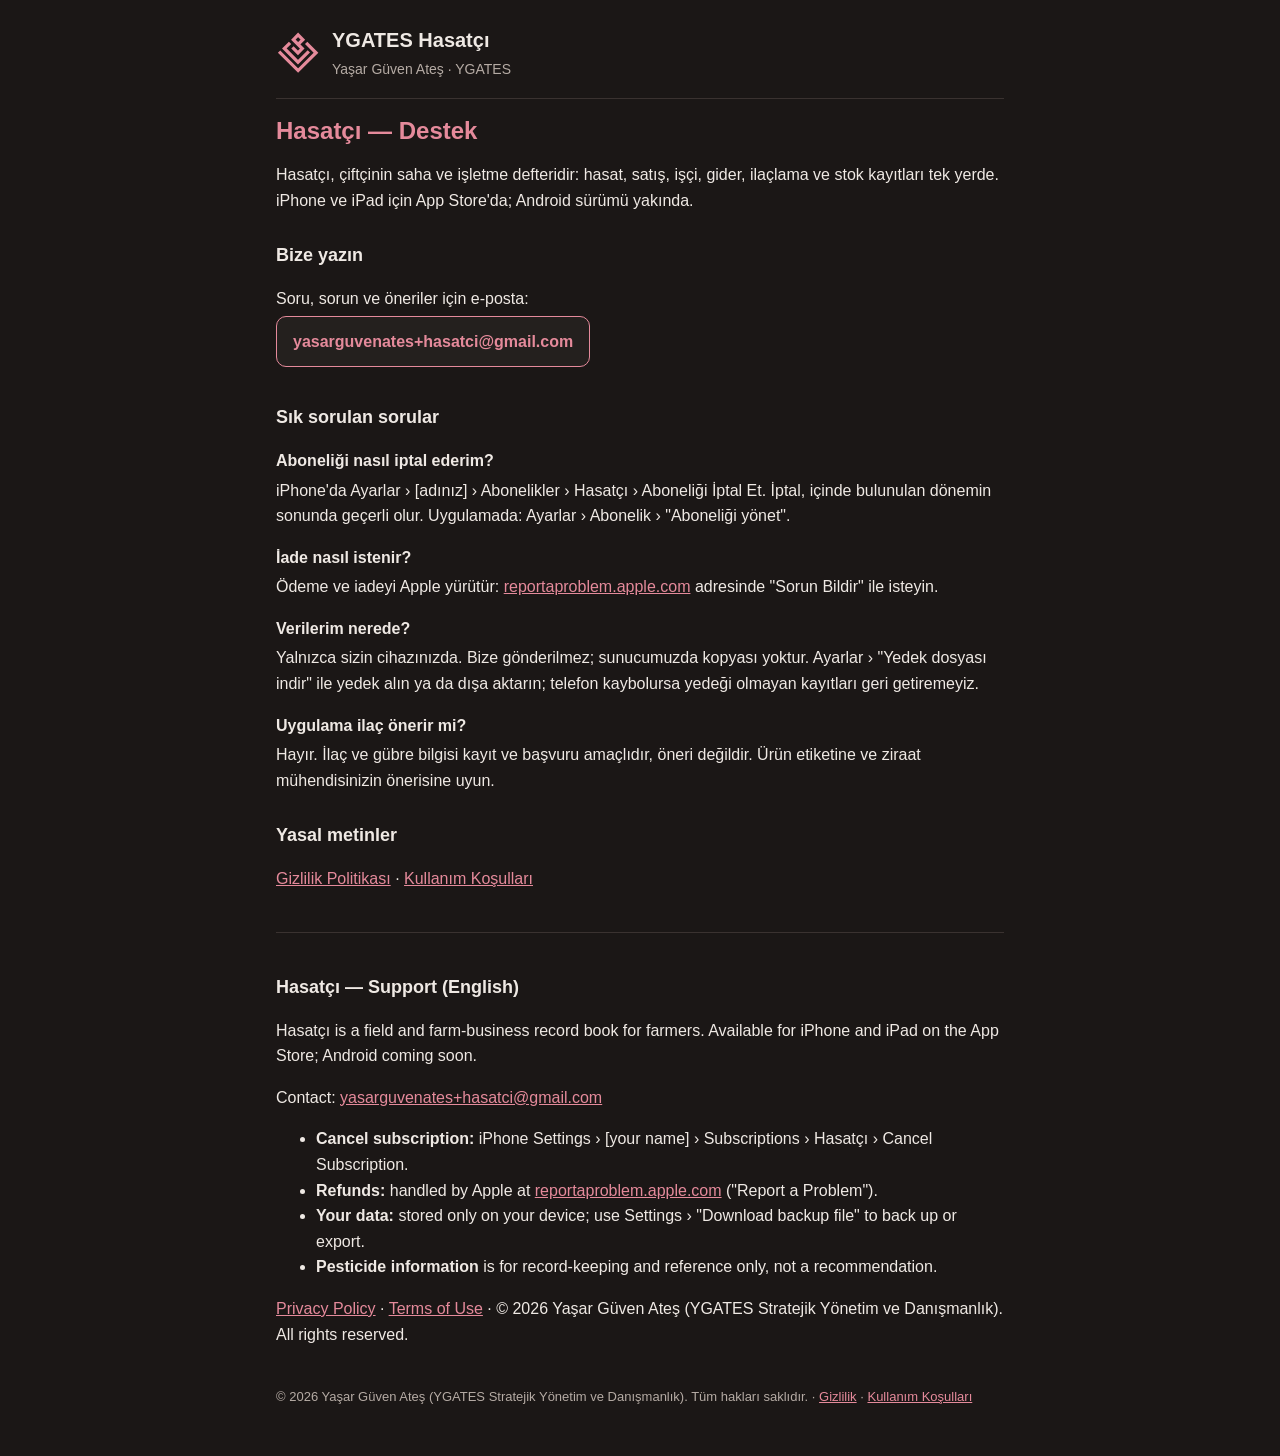
<file: hasatci/index.html>
<!doctype html>
<html lang="tr"><head><meta charset="utf-8"><meta name="viewport" content="width=device-width, initial-scale=1">
<meta http-equiv="Content-Security-Policy" content="default-src 'none'; style-src 'unsafe-inline'; img-src data:; base-uri 'none'; form-action 'none'">
<meta name="referrer" content="strict-origin-when-cross-origin">
<title>Destek · YGATES Hasatçı</title>
<meta name="description" content="Hasatçı destek: iletişim e-postası, abonelik iptali, iade, verilerin yeri ve sık sorulan sorular.">
<link rel="canonical" href="https://ygates69.github.io/hasatci/">
<style>
:root{--zemin:#F7F5EE;--yazi:#2A2320;--soluk:#6B605A;--vurgu:#8E1B32;--cizgi:#E2DDD0;--kart:#fff}
@media (prefers-color-scheme:dark){:root{--zemin:#1B1716;--yazi:#EFE9E4;--soluk:#B5ABA4;--vurgu:#E58A9B;--cizgi:#3A3230;--kart:#24201E}}
*{box-sizing:border-box}body{margin:0;background:var(--zemin);color:var(--yazi);font:16px/1.6 -apple-system,"Segoe UI",Roboto,Arial,sans-serif}
main{max-width:760px;margin:0 auto;padding:24px 16px 48px}
header{display:flex;align-items:center;gap:12px;padding-bottom:16px;border-bottom:1px solid var(--cizgi);margin-bottom:8px}
header svg{width:44px;height:44px;color:var(--vurgu);flex:none}header b{display:block;font-size:20px}header span{color:var(--soluk);font-size:14px}
h1{font-size:24px;line-height:1.3;color:var(--vurgu)}h2{font-size:18px;margin-top:28px}
.tablo{overflow-x:auto}table{border-collapse:collapse;width:100%;background:var(--kart);font-size:15px}
th,td{border:1px solid var(--cizgi);padding:8px;text-align:left;vertical-align:top}
.taslak{background:#FFF3CD;color:#5C4400;padding:10px 12px;border-radius:8px;font-size:14px}
code{font-size:14px}hr{border:0;border-top:1px solid var(--cizgi);margin:40px 0}a{color:var(--vurgu)}
footer{color:var(--soluk);font-size:13px;margin-top:40px}
:root{--zemin:#1B1716;--yazi:#EFE9E4;--soluk:#B5ABA4;--vurgu:#E58A9B;--cizgi:#3A3230;--kart:#24201E;color-scheme:dark}
.eposta{display:inline-block;margin:4px 0 8px;padding:12px 16px;border:1px solid var(--vurgu);border-radius:10px;background:var(--kart);font-weight:600;text-decoration:none;overflow-wrap:anywhere}
dt{font-weight:600;margin-top:16px}dd{margin:4px 0 0}</style></head><body><main>
<header><svg viewBox="100 90 820 820" fill="none" stroke="currentColor" stroke-width="61" aria-hidden="true"><path d="M406 395 L509 498 L589 417 L424 251 L512 163 L600 251 L512 339"/><path d="M362 311 L256 415 L510 670 L712 468"/><path d="M157 474 L512 827 L846 495 L662 311"/></svg><div><b>YGATES Hasatçı</b><span>Yaşar Güven Ateş · YGATES</span></div></header>
<h1>Hasatçı — Destek</h1>
<p>Hasatçı, çiftçinin saha ve işletme defteridir: hasat, satış, işçi, gider, ilaçlama ve stok kayıtları tek yerde. iPhone ve iPad için App Store'da; Android sürümü yakında.</p>
<h2>Bize yazın</h2>
<p>Soru, sorun ve öneriler için e-posta:<br><a class="eposta" href="mailto:yasarguvenates+hasatci@gmail.com?subject=Hasat%C3%A7%C4%B1%20destek">yasarguvenates+hasatci@gmail.com</a></p>
<h2>Sık sorulan sorular</h2>
<dl>
<dt>Aboneliği nasıl iptal ederim?</dt>
<dd>iPhone'da Ayarlar › [adınız] › Abonelikler › Hasatçı › Aboneliği İptal Et. İptal, içinde bulunulan dönemin sonunda geçerli olur. Uygulamada: Ayarlar › Abonelik › "Aboneliği yönet".</dd>
<dt>İade nasıl istenir?</dt>
<dd>Ödeme ve iadeyi Apple yürütür: <a href="https://reportaproblem.apple.com/">reportaproblem.apple.com</a> adresinde "Sorun Bildir" ile isteyin.</dd>
<dt>Verilerim nerede?</dt>
<dd>Yalnızca sizin cihazınızda. Bize gönderilmez; sunucumuzda kopyası yoktur. Ayarlar › "Yedek dosyası indir" ile yedek alın ya da dışa aktarın; telefon kaybolursa yedeği olmayan kayıtları geri getiremeyiz.</dd>
<dt>Uygulama ilaç önerir mi?</dt>
<dd>Hayır. İlaç ve gübre bilgisi kayıt ve başvuru amaçlıdır, öneri değildir. Ürün etiketine ve ziraat mühendisinizin önerisine uyun.</dd>
</dl>
<h2>Yasal metinler</h2>
<p><a href="gizlilik.html">Gizlilik Politikası</a> · <a href="kosullar.html">Kullanım Koşulları</a></p>
<hr>
<section lang="en">
<h2>Hasatçı — Support (English)</h2>
<p>Hasatçı is a field and farm-business record book for farmers. Available for iPhone and iPad on the App Store; Android coming soon.</p>
<p>Contact: <a href="mailto:yasarguvenates+hasatci@gmail.com?subject=Hasat%C3%A7%C4%B1%20support">yasarguvenates+hasatci@gmail.com</a></p>
<ul>
<li><strong>Cancel subscription:</strong> iPhone Settings › [your name] › Subscriptions › Hasatçı › Cancel Subscription.</li>
<li><strong>Refunds:</strong> handled by Apple at <a href="https://reportaproblem.apple.com/">reportaproblem.apple.com</a> ("Report a Problem").</li>
<li><strong>Your data:</strong> stored only on your device; use Settings › "Download backup file" to back up or export.</li>
<li><strong>Pesticide information</strong> is for record-keeping and reference only, not a recommendation.</li>
</ul>
<p><a href="gizlilik.html">Privacy Policy</a> · <a href="kosullar.html">Terms of Use</a> · © 2026 Yaşar Güven Ateş (YGATES Stratejik Yönetim ve Danışmanlık). All rights reserved.</p>
</section>
<footer>© 2026 Yaşar Güven Ateş (YGATES Stratejik Yönetim ve Danışmanlık). Tüm hakları saklıdır. · <a href="gizlilik.html">Gizlilik</a> · <a href="kosullar.html">Kullanım Koşulları</a></footer>
</main></body></html>
</file>
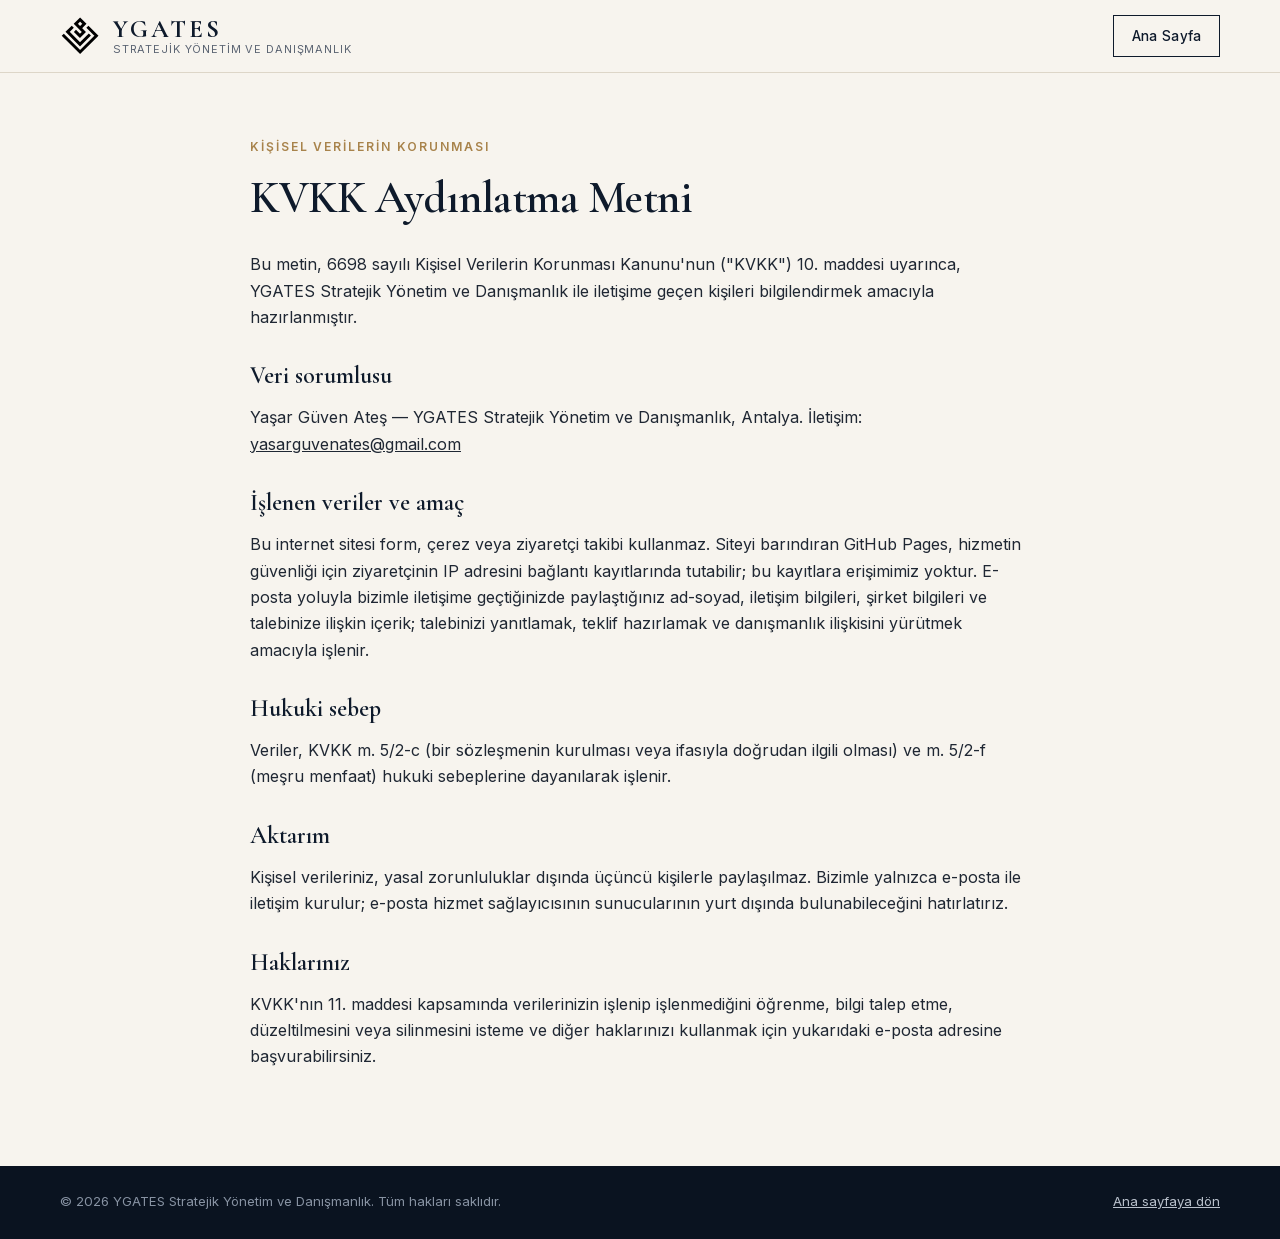
<file: kvkk.html>
<!doctype html>
<html lang="tr">
<head>
<meta charset="utf-8">
<meta http-equiv="Content-Security-Policy" content="default-src 'self'; img-src 'self' data:; object-src 'none'; base-uri 'self'; form-action 'none'">
<meta name="referrer" content="strict-origin-when-cross-origin">
<meta name="viewport" content="width=device-width, initial-scale=1">
<title>KVKK Aydınlatma Metni — YGATES</title>
<meta name="robots" content="noindex">
<link rel="icon" href="assets/favicon.svg" type="image/svg+xml">
<link rel="stylesheet" href="assets/fonts.css">
<link rel="stylesheet" href="assets/style.css">
</head>
<body>
<header class="site-header">
  <div class="wrap nav">
    <a class="brand" href="index.html">
      <img class="brand-mark" src="assets/logo.svg" alt="">
      <span class="brand-text"><strong>YGATES</strong><small>Stratejik Yönetim ve Danışmanlık</small></span>
    </a>
    <a href="index.html" class="btn btn-small btn-ghost">Ana Sayfa</a>
  </div>
</header>

<main class="legal">
  <div class="wrap">
    <p class="eyebrow">Kişisel Verilerin Korunması</p>
    <h1>KVKK Aydınlatma Metni</h1>

    <p>Bu metin, 6698 sayılı Kişisel Verilerin Korunması Kanunu'nun ("KVKK") 10. maddesi uyarınca, YGATES Stratejik Yönetim ve Danışmanlık ile iletişime geçen kişileri bilgilendirmek amacıyla hazırlanmıştır.</p>

    <h2>Veri sorumlusu</h2>
    <p>Yaşar Güven Ateş — YGATES Stratejik Yönetim ve Danışmanlık, Antalya. İletişim: <a href="mailto:yasarguvenates@gmail.com">yasarguvenates@gmail.com</a></p>

    <h2>İşlenen veriler ve amaç</h2>
    <p>Bu internet sitesi form, çerez veya ziyaretçi takibi kullanmaz. Siteyi barındıran GitHub Pages, hizmetin güvenliği için ziyaretçinin IP adresini bağlantı kayıtlarında tutabilir; bu kayıtlara erişimimiz yoktur. E-posta yoluyla bizimle iletişime geçtiğinizde paylaştığınız ad-soyad, iletişim bilgileri, şirket bilgileri ve talebinize ilişkin içerik; talebinizi yanıtlamak, teklif hazırlamak ve danışmanlık ilişkisini yürütmek amacıyla işlenir.</p>

    <h2>Hukuki sebep</h2>
    <p>Veriler, KVKK m. 5/2-c (bir sözleşmenin kurulması veya ifasıyla doğrudan ilgili olması) ve m. 5/2-f (meşru menfaat) hukuki sebeplerine dayanılarak işlenir.</p>

    <h2>Aktarım</h2>
    <p>Kişisel verileriniz, yasal zorunluluklar dışında üçüncü kişilerle paylaşılmaz. Bizimle yalnızca e-posta ile iletişim kurulur; e-posta hizmet sağlayıcısının sunucularının yurt dışında bulunabileceğini hatırlatırız.</p>

    <h2>Haklarınız</h2>
    <p>KVKK'nın 11. maddesi kapsamında verilerinizin işlenip işlenmediğini öğrenme, bilgi talep etme, düzeltilmesini veya silinmesini isteme ve diğer haklarınızı kullanmak için yukarıdaki e-posta adresine başvurabilirsiniz.</p>
  </div>
</main>

<footer class="site-footer">
  <div class="wrap footer-row">
    <span>© 2026 YGATES Stratejik Yönetim ve Danışmanlık. Tüm hakları saklıdır.</span>
    <span><a href="index.html">Ana sayfaya dön</a></span>
  </div>
</footer>
</body>
</html>
</file>
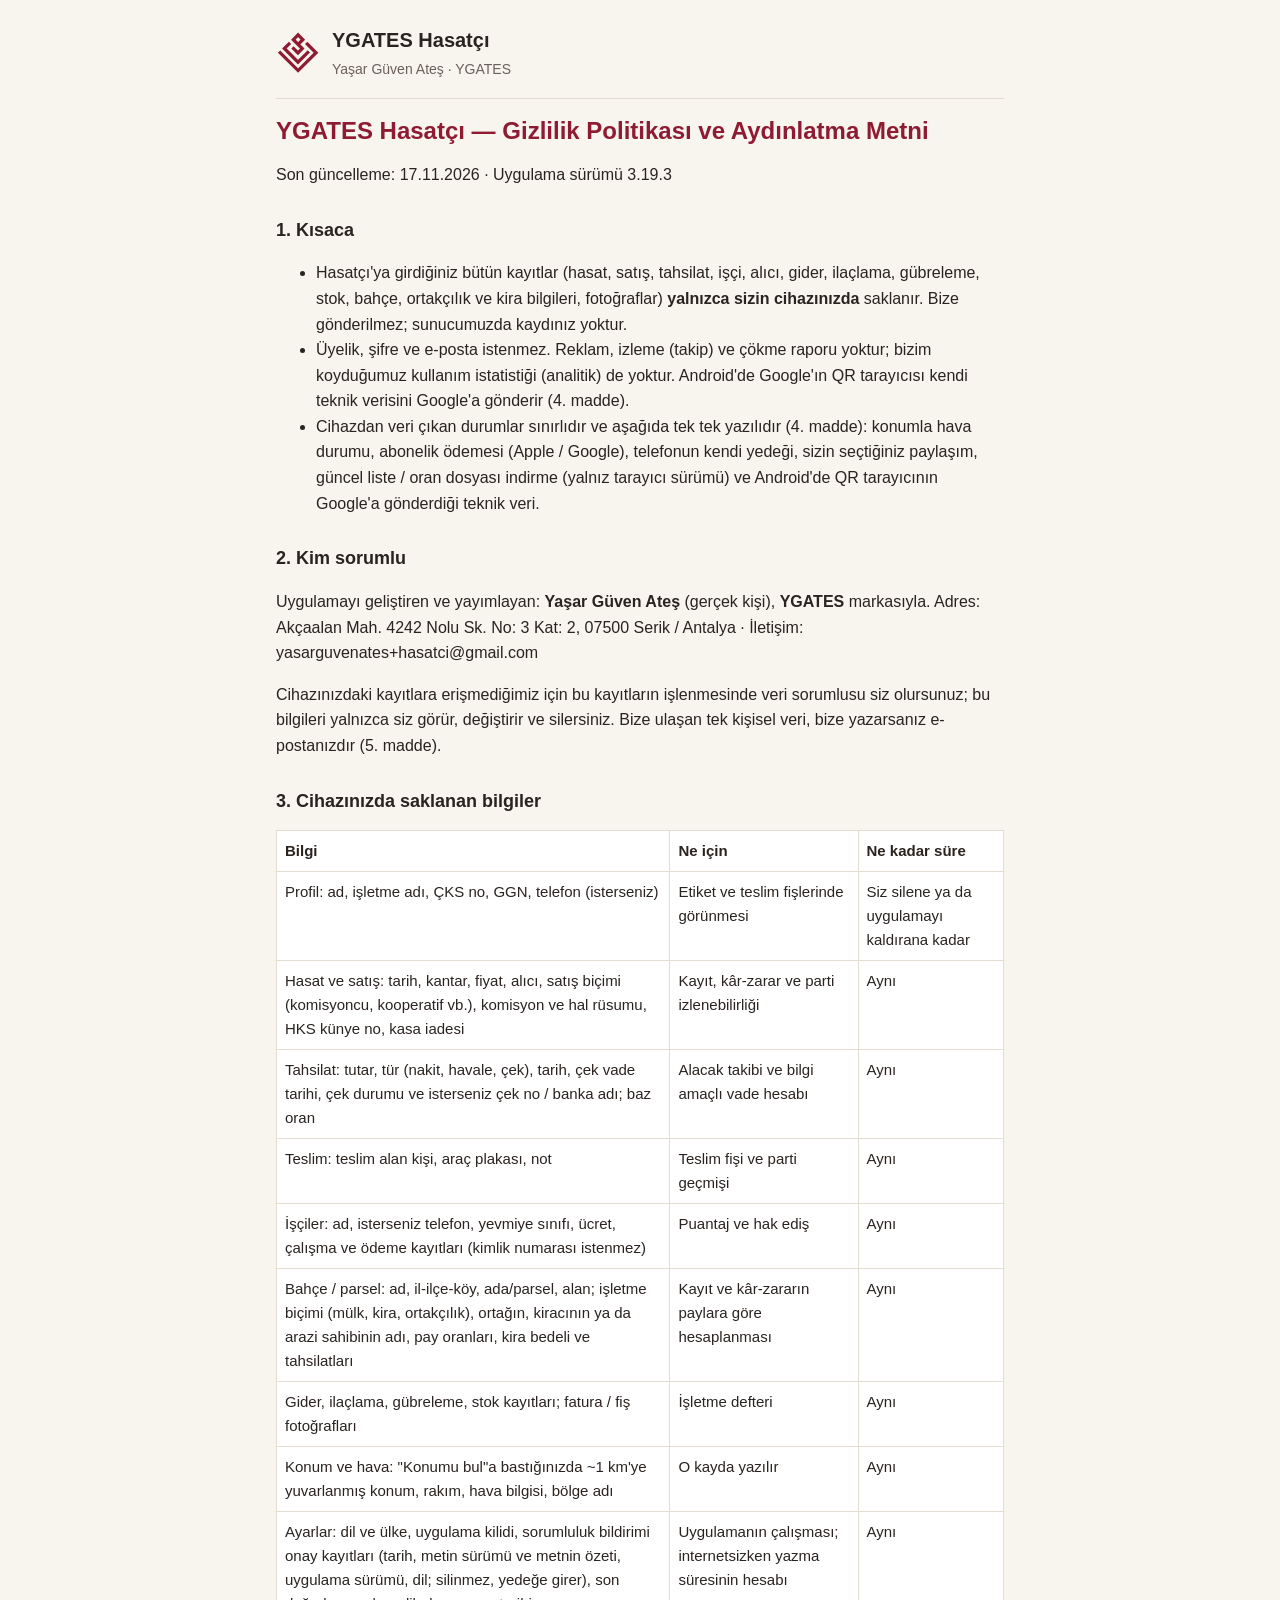
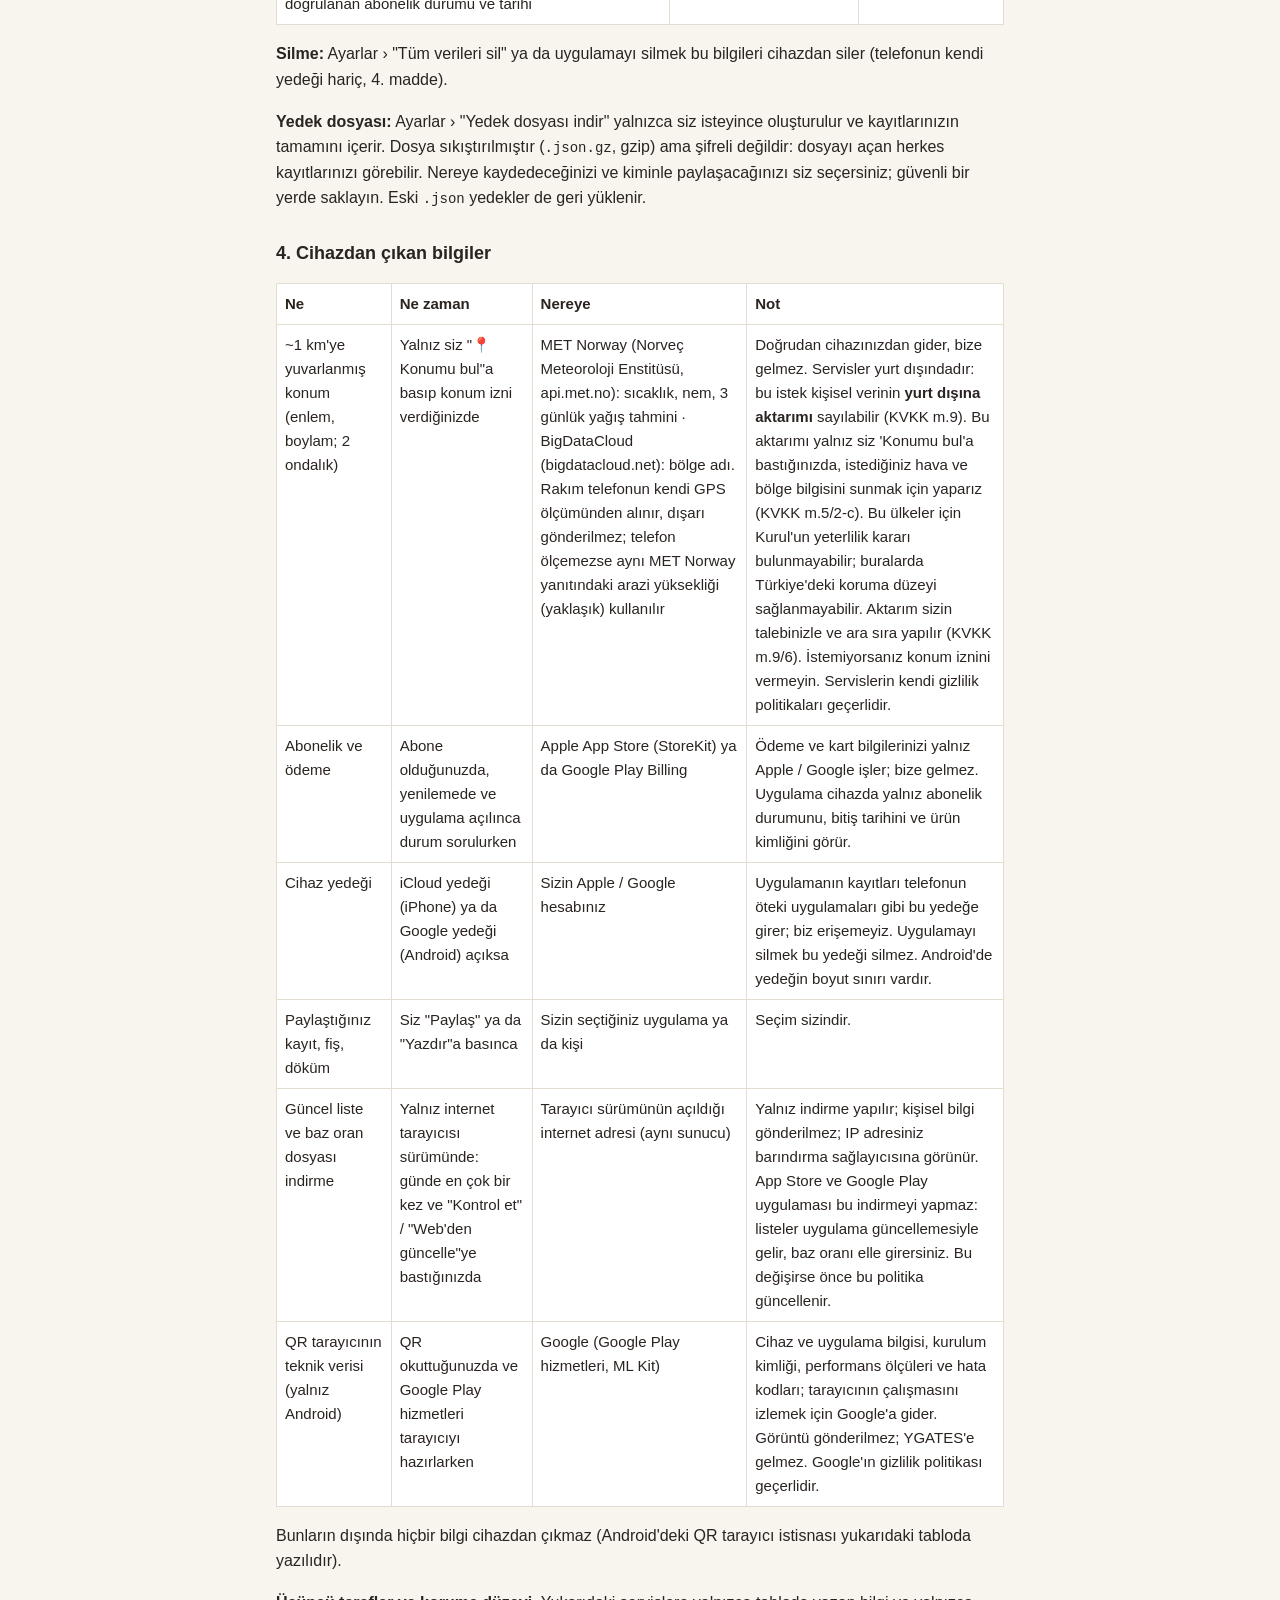
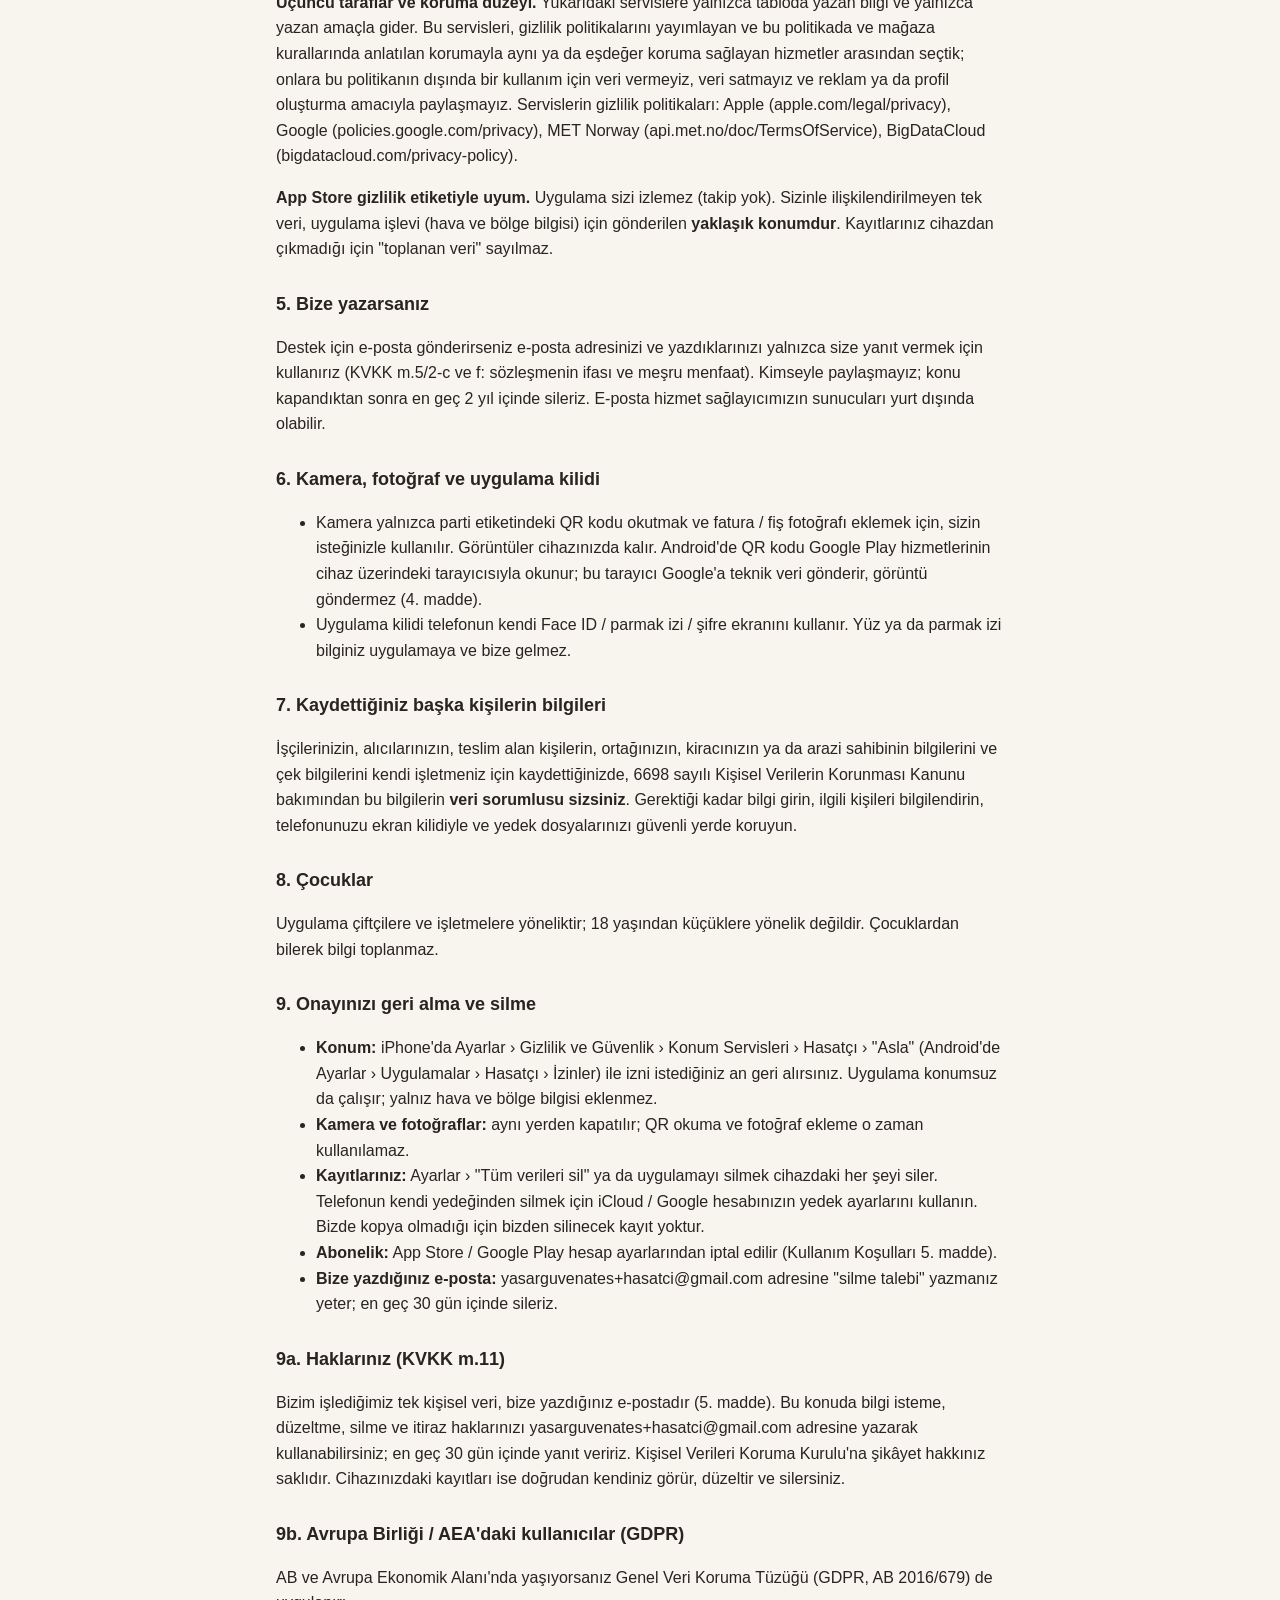
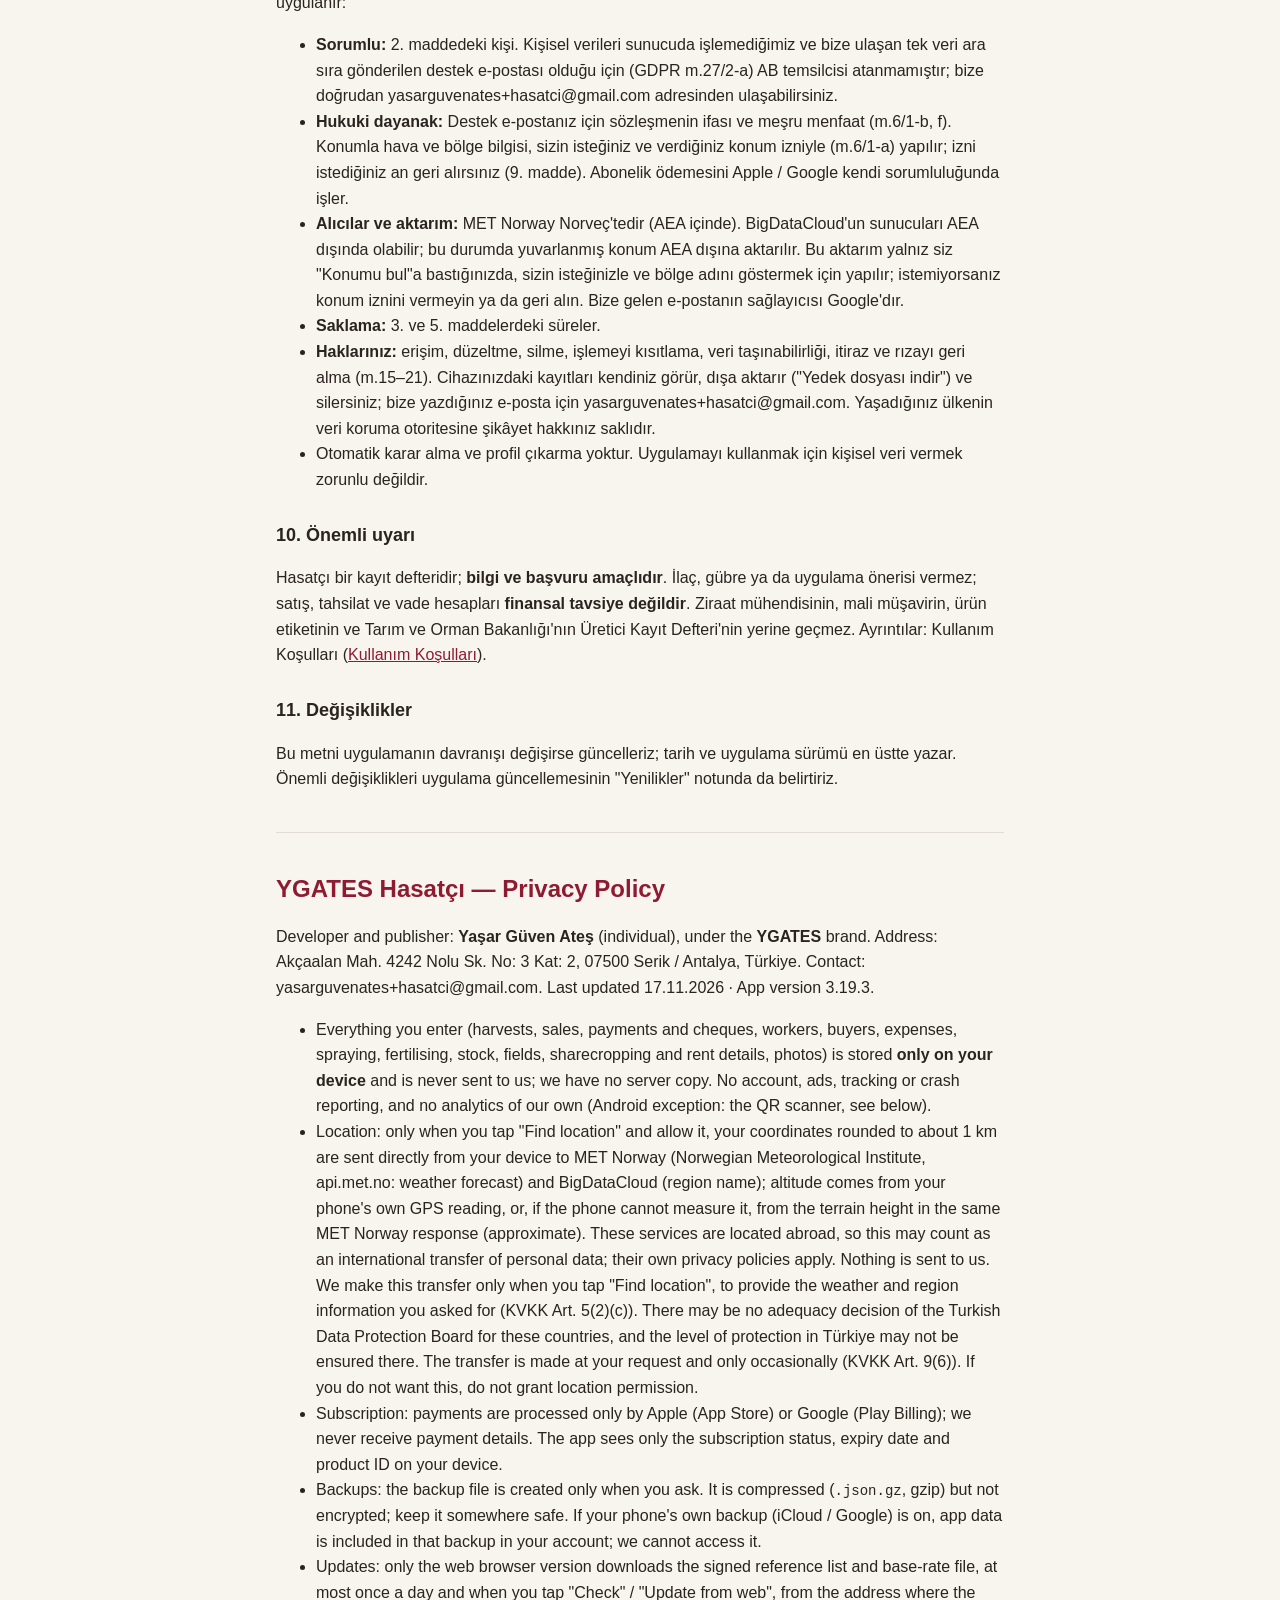
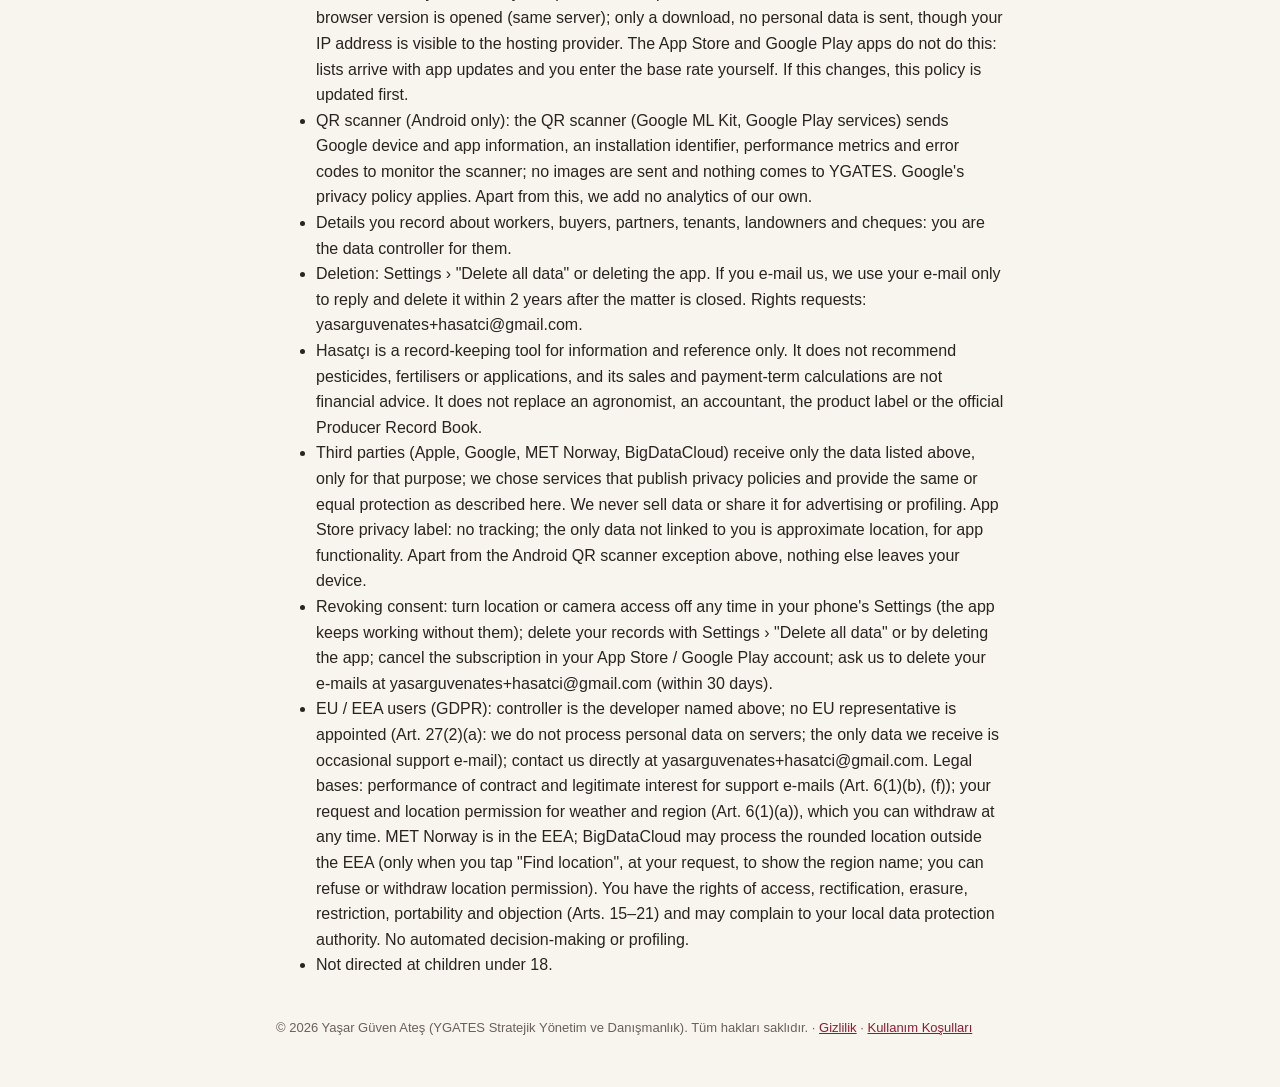
<file: hasatci/gizlilik.html>
<!doctype html>
<html lang="tr"><head><meta charset="utf-8"><meta name="viewport" content="width=device-width, initial-scale=1">
<meta http-equiv="Content-Security-Policy" content="default-src 'none'; style-src 'unsafe-inline'; img-src data:; base-uri 'none'; form-action 'none'">
<meta name="referrer" content="strict-origin-when-cross-origin">
<title>Gizlilik Politikası · YGATES Hasatçı</title>
<style>
:root{--zemin:#F7F5EE;--yazi:#2A2320;--soluk:#6B605A;--vurgu:#8E1B32;--cizgi:#E2DDD0;--kart:#fff}
@media (prefers-color-scheme:dark){:root{--zemin:#1B1716;--yazi:#EFE9E4;--soluk:#B5ABA4;--vurgu:#E58A9B;--cizgi:#3A3230;--kart:#24201E}}
*{box-sizing:border-box}body{margin:0;background:var(--zemin);color:var(--yazi);font:16px/1.6 -apple-system,"Segoe UI",Roboto,Arial,sans-serif}
main{max-width:760px;margin:0 auto;padding:24px 16px 48px}
header{display:flex;align-items:center;gap:12px;padding-bottom:16px;border-bottom:1px solid var(--cizgi);margin-bottom:8px}
header svg{width:44px;height:44px;color:var(--vurgu);flex:none}header b{display:block;font-size:20px}header span{color:var(--soluk);font-size:14px}
h1{font-size:24px;line-height:1.3;color:var(--vurgu)}h2{font-size:18px;margin-top:28px}
.tablo{overflow-x:auto}table{border-collapse:collapse;width:100%;background:var(--kart);font-size:15px}
th,td{border:1px solid var(--cizgi);padding:8px;text-align:left;vertical-align:top}
.taslak{background:#FFF3CD;color:#5C4400;padding:10px 12px;border-radius:8px;font-size:14px}
code{font-size:14px}hr{border:0;border-top:1px solid var(--cizgi);margin:40px 0}a{color:var(--vurgu)}
footer{color:var(--soluk);font-size:13px;margin-top:40px}
</style></head><body><main>
<header><svg viewBox="100 90 820 820" fill="none" stroke="currentColor" stroke-width="61" aria-hidden="true"><path d="M406 395 L509 498 L589 417 L424 251 L512 163 L600 251 L512 339"/><path d="M362 311 L256 415 L510 670 L712 468"/><path d="M157 474 L512 827 L846 495 L662 311"/></svg><div><b>YGATES Hasatçı</b><span>Yaşar Güven Ateş · YGATES</span></div></header>
<h1>YGATES Hasatçı — Gizlilik Politikası ve Aydınlatma Metni</h1>
<p>Son güncelleme: 17.11.2026 · Uygulama sürümü 3.19.3</p>
<h2>1. Kısaca</h2>
<ul>
<li>Hasatçı'ya girdiğiniz bütün kayıtlar (hasat, satış, tahsilat, işçi, alıcı, gider, ilaçlama, gübreleme, stok, bahçe, ortakçılık ve kira bilgileri, fotoğraflar) <strong>yalnızca sizin cihazınızda</strong> saklanır. Bize gönderilmez; sunucumuzda kaydınız yoktur.
<li>Üyelik, şifre ve e-posta istenmez. Reklam, izleme (takip) ve çökme raporu yoktur; bizim koyduğumuz kullanım istatistiği (analitik) de yoktur. Android'de Google'ın QR tarayıcısı kendi teknik verisini Google'a gönderir (4. madde).
<li>Cihazdan veri çıkan durumlar sınırlıdır ve aşağıda tek tek yazılıdır (4. madde): konumla hava durumu, abonelik ödemesi (Apple / Google), telefonun kendi yedeği, sizin seçtiğiniz paylaşım, güncel liste / oran dosyası indirme (yalnız tarayıcı sürümü) ve Android'de QR tarayıcının Google'a gönderdiği teknik veri.
</ul>
<h2>2. Kim sorumlu</h2>
<p>Uygulamayı geliştiren ve yayımlayan: <strong>Yaşar Güven Ateş</strong> (gerçek kişi), <strong>YGATES</strong> markasıyla. Adres: Akçaalan Mah. 4242 Nolu Sk. No: 3 Kat: 2, 07500 Serik / Antalya · İletişim: yasarguvenates+hasatci@gmail.com</p>
<p>Cihazınızdaki kayıtlara erişmediğimiz için bu kayıtların işlenmesinde veri sorumlusu siz olursunuz; bu bilgileri yalnızca siz görür, değiştirir ve silersiniz. Bize ulaşan tek kişisel veri, bize yazarsanız e-postanızdır (5. madde).</p>
<h2>3. Cihazınızda saklanan bilgiler</h2>
<div class="tablo"><table><thead><tr><th>Bilgi</th><th>Ne için</th><th>Ne kadar süre</th></tr></thead><tbody><tr><td>Profil: ad, işletme adı, ÇKS no, GGN, telefon (isterseniz)</td><td>Etiket ve teslim fişlerinde görünmesi</td><td>Siz silene ya da uygulamayı kaldırana kadar</td></tr><tr><td>Hasat ve satış: tarih, kantar, fiyat, alıcı, satış biçimi (komisyoncu, kooperatif vb.), komisyon ve hal rüsumu, HKS künye no, kasa iadesi</td><td>Kayıt, kâr-zarar ve parti izlenebilirliği</td><td>Aynı</td></tr><tr><td>Tahsilat: tutar, tür (nakit, havale, çek), tarih, çek vade tarihi, çek durumu ve isterseniz çek no / banka adı; baz oran</td><td>Alacak takibi ve bilgi amaçlı vade hesabı</td><td>Aynı</td></tr><tr><td>Teslim: teslim alan kişi, araç plakası, not</td><td>Teslim fişi ve parti geçmişi</td><td>Aynı</td></tr><tr><td>İşçiler: ad, isterseniz telefon, yevmiye sınıfı, ücret, çalışma ve ödeme kayıtları (kimlik numarası istenmez)</td><td>Puantaj ve hak ediş</td><td>Aynı</td></tr><tr><td>Bahçe / parsel: ad, il-ilçe-köy, ada/parsel, alan; işletme biçimi (mülk, kira, ortakçılık), ortağın, kiracının ya da arazi sahibinin adı, pay oranları, kira bedeli ve tahsilatları</td><td>Kayıt ve kâr-zararın paylara göre hesaplanması</td><td>Aynı</td></tr><tr><td>Gider, ilaçlama, gübreleme, stok kayıtları; fatura / fiş fotoğrafları</td><td>İşletme defteri</td><td>Aynı</td></tr><tr><td>Konum ve hava: "Konumu bul"a bastığınızda ~1 km'ye yuvarlanmış konum, rakım, hava bilgisi, bölge adı</td><td>O kayda yazılır</td><td>Aynı</td></tr><tr><td>Ayarlar: dil ve ülke, uygulama kilidi, sorumluluk bildirimi onay kayıtları (tarih, metin sürümü ve metnin özeti, uygulama sürümü, dil; silinmez, yedeğe girer), son doğrulanan abonelik durumu ve tarihi</td><td>Uygulamanın çalışması; internetsizken yazma süresinin hesabı</td><td>Aynı</td></tr></tbody></table></div>
<p><strong>Silme:</strong> Ayarlar › "Tüm verileri sil" ya da uygulamayı silmek bu bilgileri cihazdan siler (telefonun kendi yedeği hariç, 4. madde).</p>
<p><strong>Yedek dosyası:</strong> Ayarlar › "Yedek dosyası indir" yalnızca siz isteyince oluşturulur ve kayıtlarınızın tamamını içerir. Dosya sıkıştırılmıştır (<code>.json.gz</code>, gzip) ama şifreli değildir: dosyayı açan herkes kayıtlarınızı görebilir. Nereye kaydedeceğinizi ve kiminle paylaşacağınızı siz seçersiniz; güvenli bir yerde saklayın. Eski <code>.json</code> yedekler de geri yüklenir.</p>
<h2>4. Cihazdan çıkan bilgiler</h2>
<div class="tablo"><table><thead><tr><th>Ne</th><th>Ne zaman</th><th>Nereye</th><th>Not</th></tr></thead><tbody><tr><td>~1 km'ye yuvarlanmış konum (enlem, boylam; 2 ondalık)</td><td>Yalnız siz "📍 Konumu bul"a basıp konum izni verdiğinizde</td><td>MET Norway (Norveç Meteoroloji Enstitüsü, api.met.no): sıcaklık, nem, 3 günlük yağış tahmini · BigDataCloud (bigdatacloud.net): bölge adı. Rakım telefonun kendi GPS ölçümünden alınır, dışarı gönderilmez; telefon ölçemezse aynı MET Norway yanıtındaki arazi yüksekliği (yaklaşık) kullanılır</td><td>Doğrudan cihazınızdan gider, bize gelmez. Servisler yurt dışındadır: bu istek kişisel verinin <strong>yurt dışına aktarımı</strong> sayılabilir (KVKK m.9). Bu aktarımı yalnız siz 'Konumu bul'a bastığınızda, istediğiniz hava ve bölge bilgisini sunmak için yaparız (KVKK m.5/2-c). Bu ülkeler için Kurul'un yeterlilik kararı bulunmayabilir; buralarda Türkiye'deki koruma düzeyi sağlanmayabilir. Aktarım sizin talebinizle ve ara sıra yapılır (KVKK m.9/6). İstemiyorsanız konum iznini vermeyin. Servislerin kendi gizlilik politikaları geçerlidir.</td></tr><tr><td>Abonelik ve ödeme</td><td>Abone olduğunuzda, yenilemede ve uygulama açılınca durum sorulurken</td><td>Apple App Store (StoreKit) ya da Google Play Billing</td><td>Ödeme ve kart bilgilerinizi yalnız Apple / Google işler; bize gelmez. Uygulama cihazda yalnız abonelik durumunu, bitiş tarihini ve ürün kimliğini görür.</td></tr><tr><td>Cihaz yedeği</td><td>iCloud yedeği (iPhone) ya da Google yedeği (Android) açıksa</td><td>Sizin Apple / Google hesabınız</td><td>Uygulamanın kayıtları telefonun öteki uygulamaları gibi bu yedeğe girer; biz erişemeyiz. Uygulamayı silmek bu yedeği silmez. Android'de yedeğin boyut sınırı vardır.</td></tr><tr><td>Paylaştığınız kayıt, fiş, döküm</td><td>Siz "Paylaş" ya da "Yazdır"a basınca</td><td>Sizin seçtiğiniz uygulama ya da kişi</td><td>Seçim sizindir.</td></tr><tr><td>Güncel liste ve baz oran dosyası indirme</td><td>Yalnız internet tarayıcısı sürümünde: günde en çok bir kez ve "Kontrol et" / "Web'den güncelle"ye bastığınızda</td><td>Tarayıcı sürümünün açıldığı internet adresi (aynı sunucu)</td><td>Yalnız indirme yapılır; kişisel bilgi gönderilmez; IP adresiniz barındırma sağlayıcısına görünür. App Store ve Google Play uygulaması bu indirmeyi yapmaz: listeler uygulama güncellemesiyle gelir, baz oranı elle girersiniz. Bu değişirse önce bu politika güncellenir.</td></tr><tr><td>QR tarayıcının teknik verisi (yalnız Android)</td><td>QR okuttuğunuzda ve Google Play hizmetleri tarayıcıyı hazırlarken</td><td>Google (Google Play hizmetleri, ML Kit)</td><td>Cihaz ve uygulama bilgisi, kurulum kimliği, performans ölçüleri ve hata kodları; tarayıcının çalışmasını izlemek için Google'a gider. Görüntü gönderilmez; YGATES'e gelmez. Google'ın gizlilik politikası geçerlidir.</td></tr></tbody></table></div>
<p>Bunların dışında hiçbir bilgi cihazdan çıkmaz (Android'deki QR tarayıcı istisnası yukarıdaki tabloda yazılıdır).</p>
<p><strong>Üçüncü taraflar ve koruma düzeyi.</strong> Yukarıdaki servislere yalnızca tabloda yazan bilgi ve yalnızca yazan amaçla gider. Bu servisleri, gizlilik politikalarını yayımlayan ve bu politikada ve mağaza kurallarında anlatılan korumayla aynı ya da eşdeğer koruma sağlayan hizmetler arasından seçtik; onlara bu politikanın dışında bir kullanım için veri vermeyiz, veri satmayız ve reklam ya da profil oluşturma amacıyla paylaşmayız. Servislerin gizlilik politikaları: Apple (apple.com/legal/privacy), Google (policies.google.com/privacy), MET Norway (api.met.no/doc/TermsOfService), BigDataCloud (bigdatacloud.com/privacy-policy).</p>
<p><strong>App Store gizlilik etiketiyle uyum.</strong> Uygulama sizi izlemez (takip yok). Sizinle ilişkilendirilmeyen tek veri, uygulama işlevi (hava ve bölge bilgisi) için gönderilen <strong>yaklaşık konumdur</strong>. Kayıtlarınız cihazdan çıkmadığı için "toplanan veri" sayılmaz.</p>
<h2>5. Bize yazarsanız</h2>
<p>Destek için e-posta gönderirseniz e-posta adresinizi ve yazdıklarınızı yalnızca size yanıt vermek için kullanırız (KVKK m.5/2-c ve f: sözleşmenin ifası ve meşru menfaat). Kimseyle paylaşmayız; konu kapandıktan sonra en geç 2 yıl içinde sileriz. E-posta hizmet sağlayıcımızın sunucuları yurt dışında olabilir.</p>
<h2>6. Kamera, fotoğraf ve uygulama kilidi</h2>
<ul>
<li>Kamera yalnızca parti etiketindeki QR kodu okutmak ve fatura / fiş fotoğrafı eklemek için, sizin isteğinizle kullanılır. Görüntüler cihazınızda kalır. Android'de QR kodu Google Play hizmetlerinin cihaz üzerindeki tarayıcısıyla okunur; bu tarayıcı Google'a teknik veri gönderir, görüntü göndermez (4. madde).
<li>Uygulama kilidi telefonun kendi Face ID / parmak izi / şifre ekranını kullanır. Yüz ya da parmak izi bilginiz uygulamaya ve bize gelmez.
</ul>
<h2>7. Kaydettiğiniz başka kişilerin bilgileri</h2>
<p>İşçilerinizin, alıcılarınızın, teslim alan kişilerin, ortağınızın, kiracınızın ya da arazi sahibinin bilgilerini ve çek bilgilerini kendi işletmeniz için kaydettiğinizde, 6698 sayılı Kişisel Verilerin Korunması Kanunu bakımından bu bilgilerin <strong>veri sorumlusu sizsiniz</strong>. Gerektiği kadar bilgi girin, ilgili kişileri bilgilendirin, telefonunuzu ekran kilidiyle ve yedek dosyalarınızı güvenli yerde koruyun.</p>
<h2>8. Çocuklar</h2>
<p>Uygulama çiftçilere ve işletmelere yöneliktir; 18 yaşından küçüklere yönelik değildir. Çocuklardan bilerek bilgi toplanmaz.</p>
<h2>9. Onayınızı geri alma ve silme</h2>
<ul>
<li><strong>Konum:</strong> iPhone'da Ayarlar › Gizlilik ve Güvenlik › Konum Servisleri › Hasatçı › "Asla" (Android'de Ayarlar › Uygulamalar › Hasatçı › İzinler) ile izni istediğiniz an geri alırsınız. Uygulama konumsuz da çalışır; yalnız hava ve bölge bilgisi eklenmez.
<li><strong>Kamera ve fotoğraflar:</strong> aynı yerden kapatılır; QR okuma ve fotoğraf ekleme o zaman kullanılamaz.
<li><strong>Kayıtlarınız:</strong> Ayarlar › "Tüm verileri sil" ya da uygulamayı silmek cihazdaki her şeyi siler. Telefonun kendi yedeğinden silmek için iCloud / Google hesabınızın yedek ayarlarını kullanın. Bizde kopya olmadığı için bizden silinecek kayıt yoktur.
<li><strong>Abonelik:</strong> App Store / Google Play hesap ayarlarından iptal edilir (Kullanım Koşulları 5. madde).
<li><strong>Bize yazdığınız e-posta:</strong> yasarguvenates+hasatci@gmail.com adresine "silme talebi" yazmanız yeter; en geç 30 gün içinde sileriz.
</ul>
<h2>9a. Haklarınız (KVKK m.11)</h2>
<p>Bizim işlediğimiz tek kişisel veri, bize yazdığınız e-postadır (5. madde). Bu konuda bilgi isteme, düzeltme, silme ve itiraz haklarınızı yasarguvenates+hasatci@gmail.com adresine yazarak kullanabilirsiniz; en geç 30 gün içinde yanıt veririz. Kişisel Verileri Koruma Kurulu'na şikâyet hakkınız saklıdır. Cihazınızdaki kayıtları ise doğrudan kendiniz görür, düzeltir ve silersiniz.</p>
<h2>9b. Avrupa Birliği / AEA'daki kullanıcılar (GDPR)</h2>
<p>AB ve Avrupa Ekonomik Alanı'nda yaşıyorsanız Genel Veri Koruma Tüzüğü (GDPR, AB 2016/679) de uygulanır:</p>
<ul>
<li><strong>Sorumlu:</strong> 2. maddedeki kişi. Kişisel verileri sunucuda işlemediğimiz ve bize ulaşan tek veri ara sıra gönderilen destek e-postası olduğu için (GDPR m.27/2-a) AB temsilcisi atanmamıştır; bize doğrudan yasarguvenates+hasatci@gmail.com adresinden ulaşabilirsiniz.
<li><strong>Hukuki dayanak:</strong> Destek e-postanız için sözleşmenin ifası ve meşru menfaat (m.6/1-b, f). Konumla hava ve bölge bilgisi, sizin isteğiniz ve verdiğiniz konum izniyle (m.6/1-a) yapılır; izni istediğiniz an geri alırsınız (9. madde). Abonelik ödemesini Apple / Google kendi sorumluluğunda işler.
<li><strong>Alıcılar ve aktarım:</strong> MET Norway Norveç'tedir (AEA içinde). BigDataCloud'un sunucuları AEA dışında olabilir; bu durumda yuvarlanmış konum AEA dışına aktarılır. Bu aktarım yalnız siz "Konumu bul"a bastığınızda, sizin isteğinizle ve bölge adını göstermek için yapılır; istemiyorsanız konum iznini vermeyin ya da geri alın. Bize gelen e-postanın sağlayıcısı Google'dır.
<li><strong>Saklama:</strong> 3. ve 5. maddelerdeki süreler.
<li><strong>Haklarınız:</strong> erişim, düzeltme, silme, işlemeyi kısıtlama, veri taşınabilirliği, itiraz ve rızayı geri alma (m.15–21). Cihazınızdaki kayıtları kendiniz görür, dışa aktarır ("Yedek dosyası indir") ve silersiniz; bize yazdığınız e-posta için yasarguvenates+hasatci@gmail.com. Yaşadığınız ülkenin veri koruma otoritesine şikâyet hakkınız saklıdır.
<li>Otomatik karar alma ve profil çıkarma yoktur. Uygulamayı kullanmak için kişisel veri vermek zorunlu değildir.
</ul>
<h2>10. Önemli uyarı</h2>
<p>Hasatçı bir kayıt defteridir; <strong>bilgi ve başvuru amaçlıdır</strong>. İlaç, gübre ya da uygulama önerisi vermez; satış, tahsilat ve vade hesapları <strong>finansal tavsiye değildir</strong>. Ziraat mühendisinin, mali müşavirin, ürün etiketinin ve Tarım ve Orman Bakanlığı'nın Üretici Kayıt Defteri'nin yerine geçmez. Ayrıntılar: Kullanım Koşulları (<a href="kosullar.html">Kullanım Koşulları</a>).</p>
<h2>11. Değişiklikler</h2>
<p>Bu metni uygulamanın davranışı değişirse güncelleriz; tarih ve uygulama sürümü en üstte yazar. Önemli değişiklikleri uygulama güncellemesinin "Yenilikler" notunda da belirtiriz.</p>
<hr>
<section lang="en">
<h1>YGATES Hasatçı — Privacy Policy</h1>
<p>Developer and publisher: <strong>Yaşar Güven Ateş</strong> (individual), under the <strong>YGATES</strong> brand. Address: Akçaalan Mah. 4242 Nolu Sk. No: 3 Kat: 2, 07500 Serik / Antalya, Türkiye. Contact: yasarguvenates+hasatci@gmail.com. Last updated 17.11.2026 · App version 3.19.3.</p>
<ul>
<li>Everything you enter (harvests, sales, payments and cheques, workers, buyers, expenses, spraying, fertilising, stock, fields, sharecropping and rent details, photos) is stored <strong>only on your device</strong> and is never sent to us; we have no server copy. No account, ads, tracking or crash reporting, and no analytics of our own (Android exception: the QR scanner, see below).
<li>Location: only when you tap "Find location" and allow it, your coordinates rounded to about 1 km are sent directly from your device to MET Norway (Norwegian Meteorological Institute, api.met.no: weather forecast) and BigDataCloud (region name); altitude comes from your phone's own GPS reading, or, if the phone cannot measure it, from the terrain height in the same MET Norway response (approximate). These services are located abroad, so this may count as an international transfer of personal data; their own privacy policies apply. Nothing is sent to us. We make this transfer only when you tap "Find location", to provide the weather and region information you asked for (KVKK Art. 5(2)(c)). There may be no adequacy decision of the Turkish Data Protection Board for these countries, and the level of protection in Türkiye may not be ensured there. The transfer is made at your request and only occasionally (KVKK Art. 9(6)). If you do not want this, do not grant location permission.
<li>Subscription: payments are processed only by Apple (App Store) or Google (Play Billing); we never receive payment details. The app sees only the subscription status, expiry date and product ID on your device.
<li>Backups: the backup file is created only when you ask. It is compressed (<code>.json.gz</code>, gzip) but not encrypted; keep it somewhere safe. If your phone's own backup (iCloud / Google) is on, app data is included in that backup in your account; we cannot access it.
<li>Updates: only the web browser version downloads the signed reference list and base-rate file, at most once a day and when you tap "Check" / "Update from web", from the address where the browser version is opened (same server); only a download, no personal data is sent, though your IP address is visible to the hosting provider. The App Store and Google Play apps do not do this: lists arrive with app updates and you enter the base rate yourself. If this changes, this policy is updated first.
<li>QR scanner (Android only): the QR scanner (Google ML Kit, Google Play services) sends Google device and app information, an installation identifier, performance metrics and error codes to monitor the scanner; no images are sent and nothing comes to YGATES. Google's privacy policy applies. Apart from this, we add no analytics of our own.
<li>Details you record about workers, buyers, partners, tenants, landowners and cheques: you are the data controller for them.
<li>Deletion: Settings › "Delete all data" or deleting the app. If you e-mail us, we use your e-mail only to reply and delete it within 2 years after the matter is closed. Rights requests: yasarguvenates+hasatci@gmail.com.
<li>Hasatçı is a record-keeping tool for information and reference only. It does not recommend pesticides, fertilisers or applications, and its sales and payment-term calculations are not financial advice. It does not replace an agronomist, an accountant, the product label or the official Producer Record Book.
<li>Third parties (Apple, Google, MET Norway, BigDataCloud) receive only the data listed above, only for that purpose; we chose services that publish privacy policies and provide the same or equal protection as described here. We never sell data or share it for advertising or profiling. App Store privacy label: no tracking; the only data not linked to you is approximate location, for app functionality. Apart from the Android QR scanner exception above, nothing else leaves your device.
<li>Revoking consent: turn location or camera access off any time in your phone's Settings (the app keeps working without them); delete your records with Settings › "Delete all data" or by deleting the app; cancel the subscription in your App Store / Google Play account; ask us to delete your e-mails at yasarguvenates+hasatci@gmail.com (within 30 days).
<li>EU / EEA users (GDPR): controller is the developer named above; no EU representative is appointed (Art. 27(2)(a): we do not process personal data on servers; the only data we receive is occasional support e-mail); contact us directly at yasarguvenates+hasatci@gmail.com. Legal bases: performance of contract and legitimate interest for support e-mails (Art. 6(1)(b), (f)); your request and location permission for weather and region (Art. 6(1)(a)), which you can withdraw at any time. MET Norway is in the EEA; BigDataCloud may process the rounded location outside the EEA (only when you tap "Find location", at your request, to show the region name; you can refuse or withdraw location permission). You have the rights of access, rectification, erasure, restriction, portability and objection (Arts. 15–21) and may complain to your local data protection authority. No automated decision-making or profiling.
<li>Not directed at children under 18.
</ul>
</section>
<footer>© 2026 Yaşar Güven Ateş (YGATES Stratejik Yönetim ve Danışmanlık). Tüm hakları saklıdır. · <a href="gizlilik.html">Gizlilik</a> · <a href="kosullar.html">Kullanım Koşulları</a></footer>
</main></body></html>
</file>
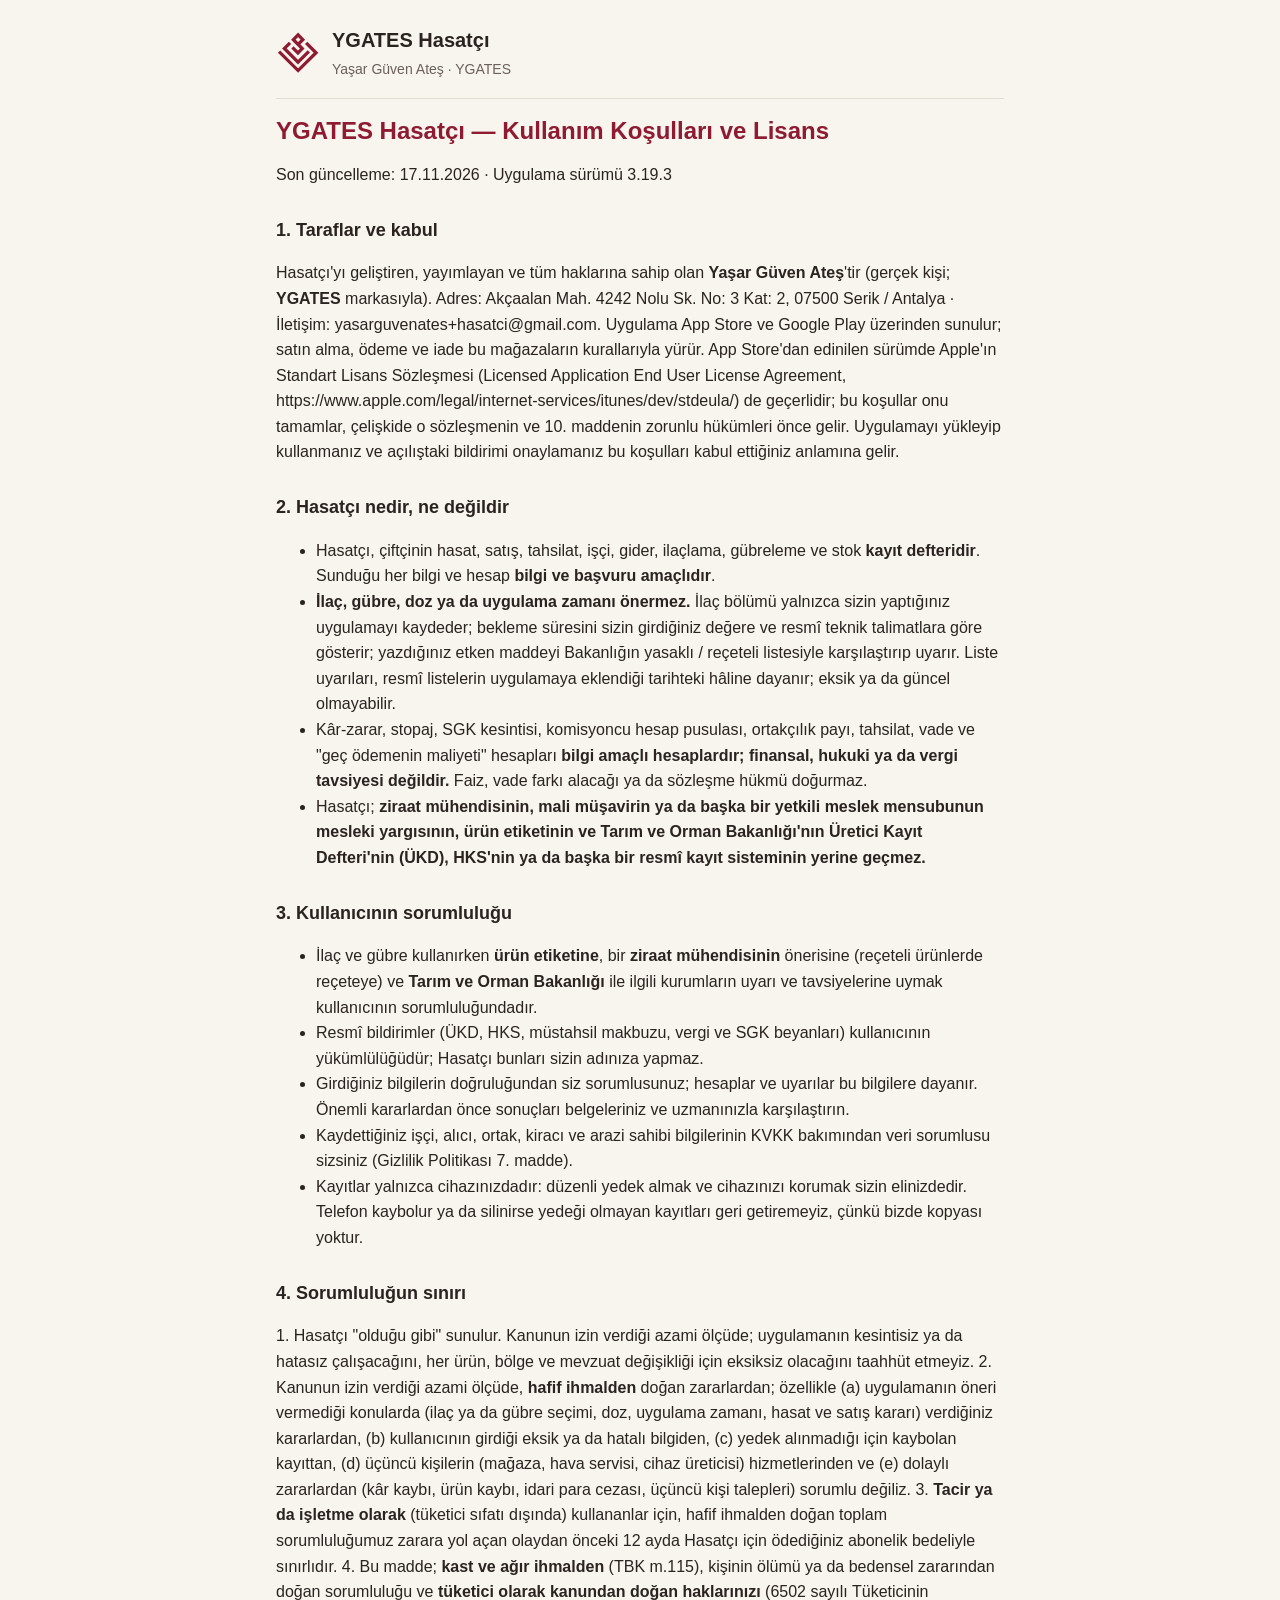
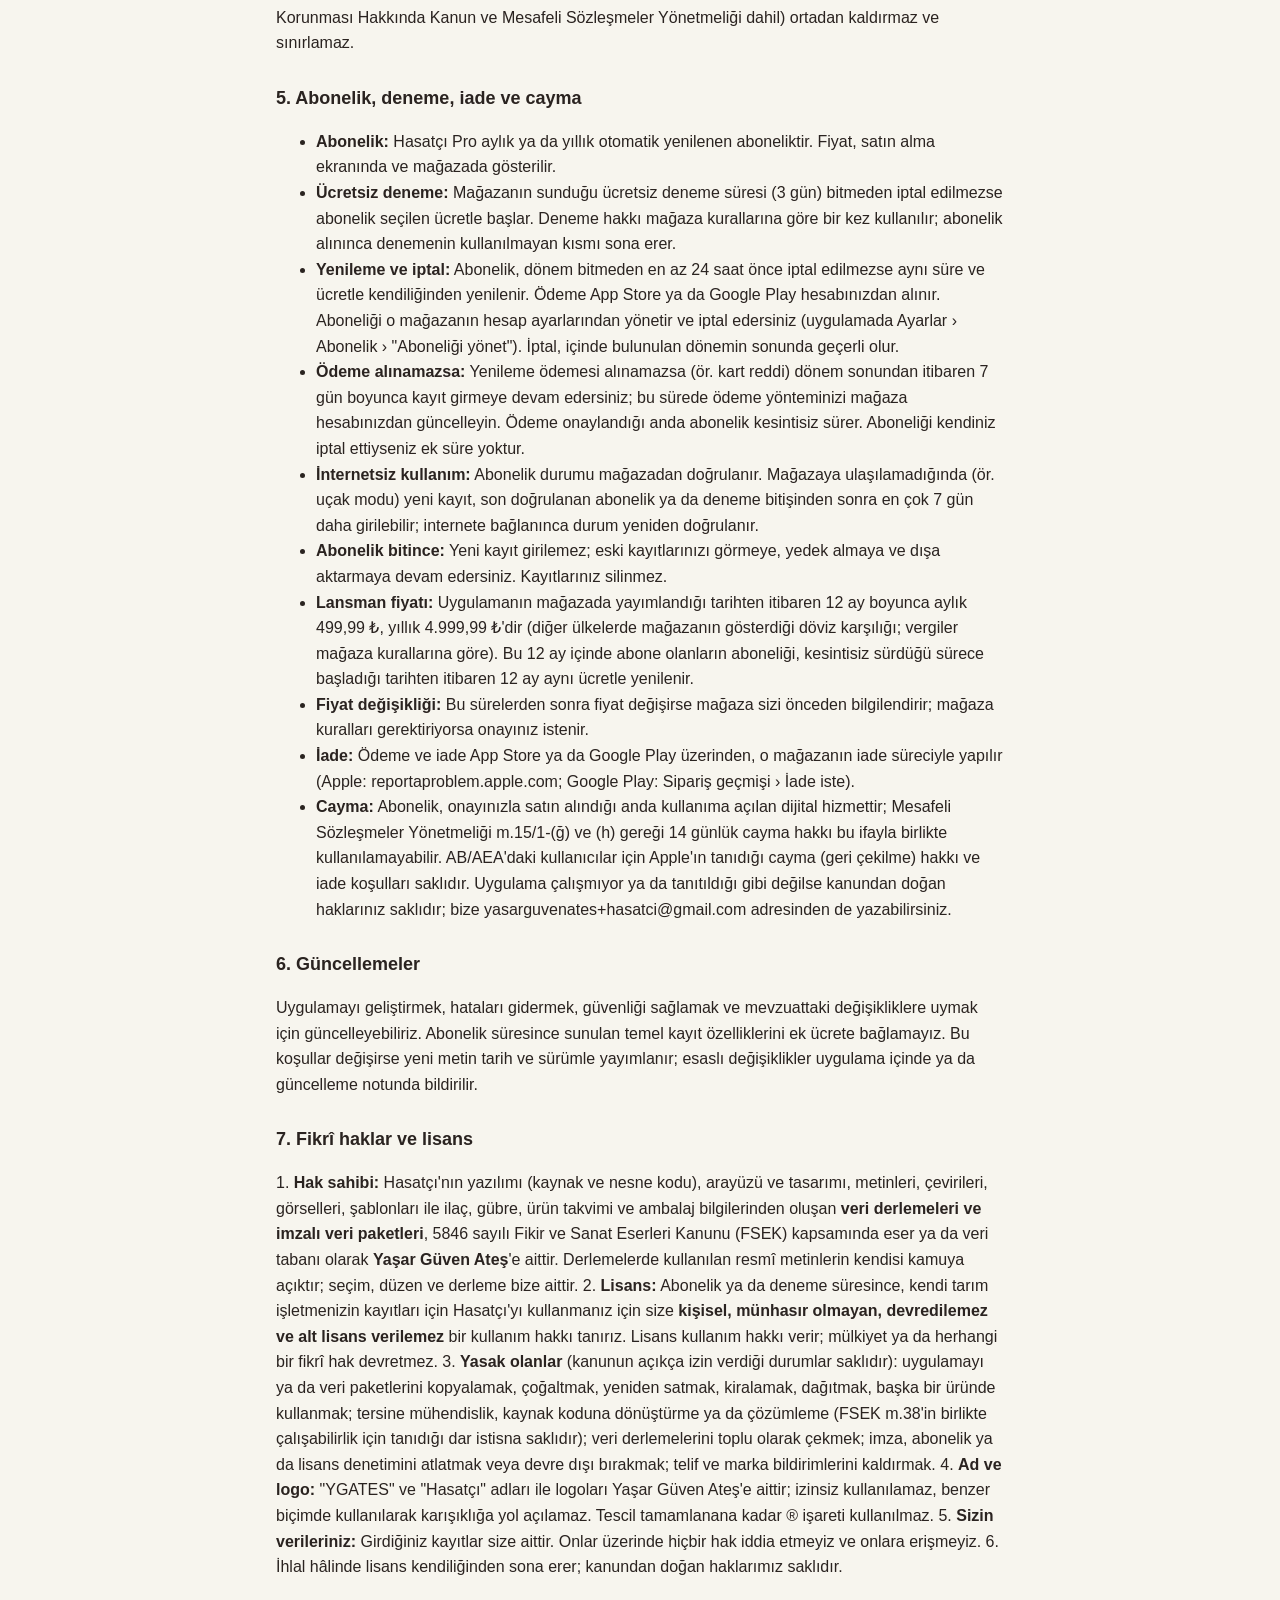
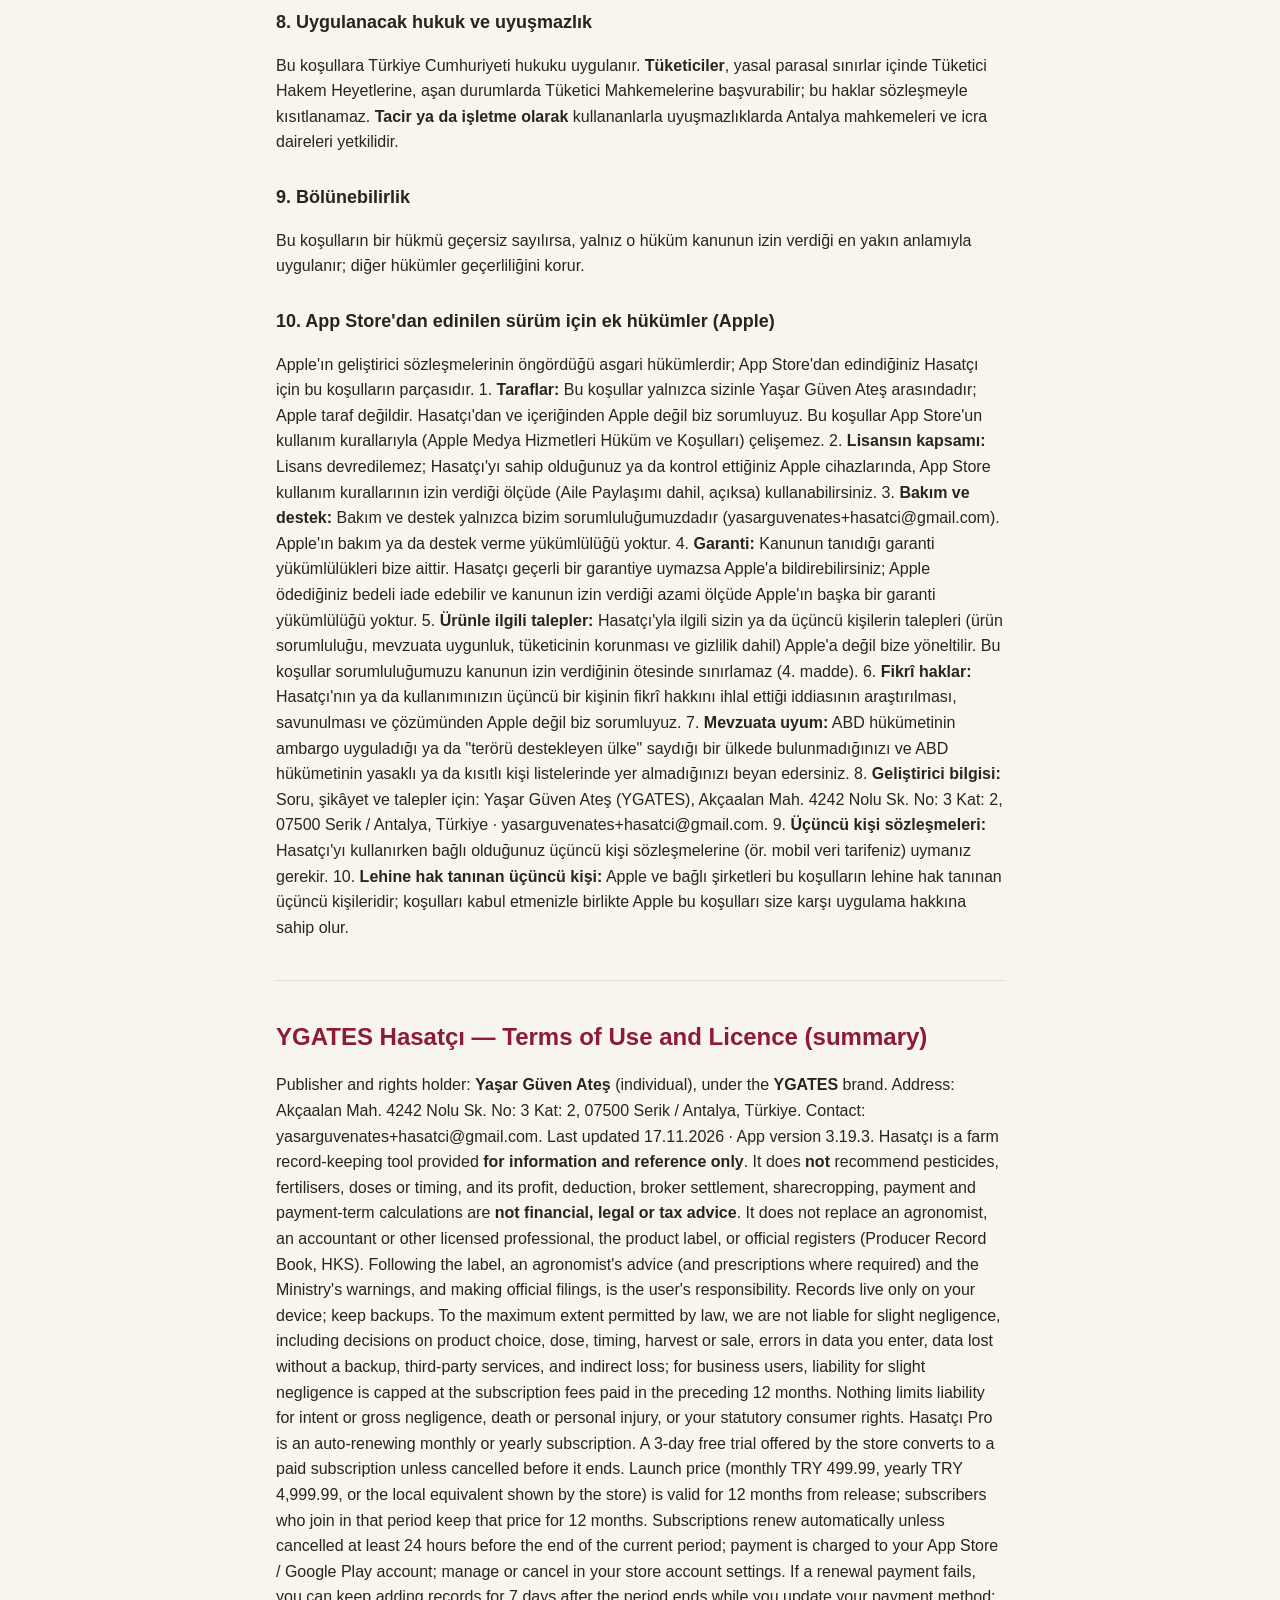
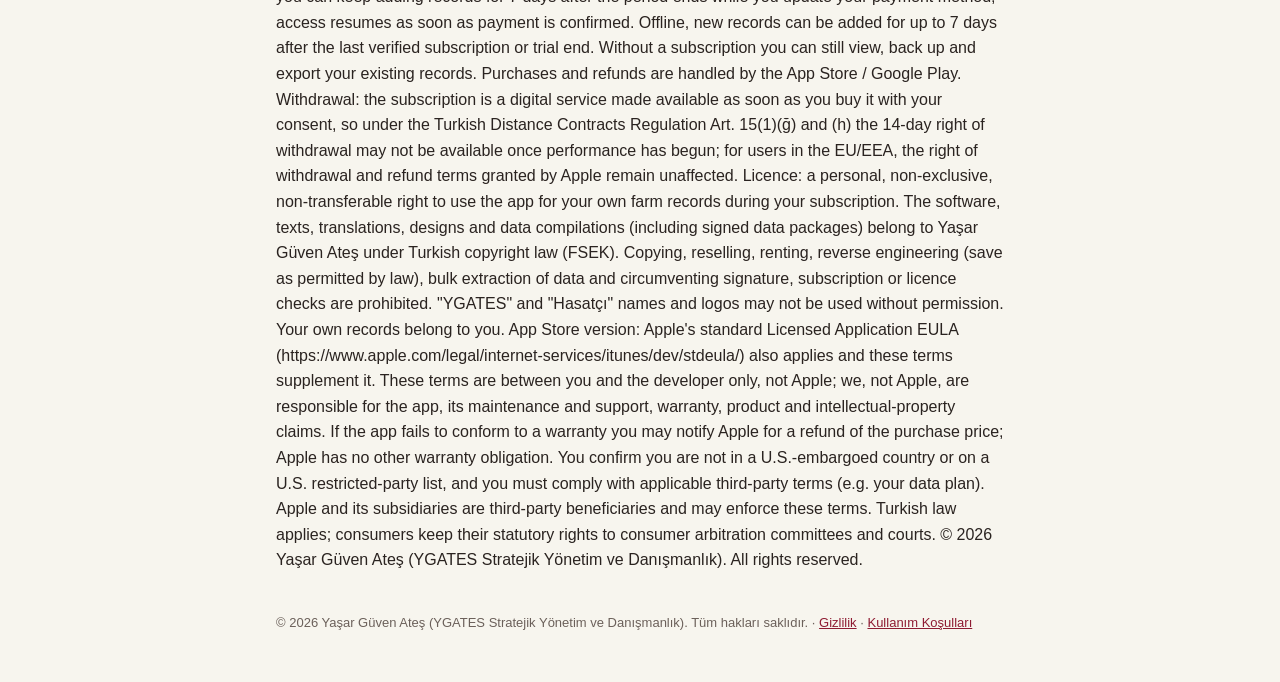
<file: hasatci/kosullar.html>
<!doctype html>
<html lang="tr"><head><meta charset="utf-8"><meta name="viewport" content="width=device-width, initial-scale=1">
<meta http-equiv="Content-Security-Policy" content="default-src 'none'; style-src 'unsafe-inline'; img-src data:; base-uri 'none'; form-action 'none'">
<meta name="referrer" content="strict-origin-when-cross-origin">
<title>Kullanım Koşulları · YGATES Hasatçı</title>
<style>
:root{--zemin:#F7F5EE;--yazi:#2A2320;--soluk:#6B605A;--vurgu:#8E1B32;--cizgi:#E2DDD0;--kart:#fff}
@media (prefers-color-scheme:dark){:root{--zemin:#1B1716;--yazi:#EFE9E4;--soluk:#B5ABA4;--vurgu:#E58A9B;--cizgi:#3A3230;--kart:#24201E}}
*{box-sizing:border-box}body{margin:0;background:var(--zemin);color:var(--yazi);font:16px/1.6 -apple-system,"Segoe UI",Roboto,Arial,sans-serif}
main{max-width:760px;margin:0 auto;padding:24px 16px 48px}
header{display:flex;align-items:center;gap:12px;padding-bottom:16px;border-bottom:1px solid var(--cizgi);margin-bottom:8px}
header svg{width:44px;height:44px;color:var(--vurgu);flex:none}header b{display:block;font-size:20px}header span{color:var(--soluk);font-size:14px}
h1{font-size:24px;line-height:1.3;color:var(--vurgu)}h2{font-size:18px;margin-top:28px}
.tablo{overflow-x:auto}table{border-collapse:collapse;width:100%;background:var(--kart);font-size:15px}
th,td{border:1px solid var(--cizgi);padding:8px;text-align:left;vertical-align:top}
.taslak{background:#FFF3CD;color:#5C4400;padding:10px 12px;border-radius:8px;font-size:14px}
code{font-size:14px}hr{border:0;border-top:1px solid var(--cizgi);margin:40px 0}a{color:var(--vurgu)}
footer{color:var(--soluk);font-size:13px;margin-top:40px}
</style></head><body><main>
<header><svg viewBox="100 90 820 820" fill="none" stroke="currentColor" stroke-width="61" aria-hidden="true"><path d="M406 395 L509 498 L589 417 L424 251 L512 163 L600 251 L512 339"/><path d="M362 311 L256 415 L510 670 L712 468"/><path d="M157 474 L512 827 L846 495 L662 311"/></svg><div><b>YGATES Hasatçı</b><span>Yaşar Güven Ateş · YGATES</span></div></header>
<h1>YGATES Hasatçı — Kullanım Koşulları ve Lisans</h1>
<p>Son güncelleme: 17.11.2026 · Uygulama sürümü 3.19.3</p>
<h2>1. Taraflar ve kabul</h2>
<p>Hasatçı'yı geliştiren, yayımlayan ve tüm haklarına sahip olan <strong>Yaşar Güven Ateş</strong>'tir (gerçek kişi; <strong>YGATES</strong> markasıyla). Adres: Akçaalan Mah. 4242 Nolu Sk. No: 3 Kat: 2, 07500 Serik / Antalya · İletişim: yasarguvenates+hasatci@gmail.com. Uygulama App Store ve Google Play üzerinden sunulur; satın alma, ödeme ve iade bu mağazaların kurallarıyla yürür. App Store'dan edinilen sürümde Apple'ın Standart Lisans Sözleşmesi (Licensed Application End User License Agreement, https://www.apple.com/legal/internet-services/itunes/dev/stdeula/) de geçerlidir; bu koşullar onu tamamlar, çelişkide o sözleşmenin ve 10. maddenin zorunlu hükümleri önce gelir. Uygulamayı yükleyip kullanmanız ve açılıştaki bildirimi onaylamanız bu koşulları kabul ettiğiniz anlamına gelir.</p>
<h2>2. Hasatçı nedir, ne değildir</h2>
<ul>
<li>Hasatçı, çiftçinin hasat, satış, tahsilat, işçi, gider, ilaçlama, gübreleme ve stok <strong>kayıt defteridir</strong>. Sunduğu her bilgi ve hesap <strong>bilgi ve başvuru amaçlıdır</strong>.
<li><strong>İlaç, gübre, doz ya da uygulama zamanı önermez.</strong> İlaç bölümü yalnızca sizin yaptığınız uygulamayı kaydeder; bekleme süresini sizin girdiğiniz değere ve resmî teknik talimatlara göre gösterir; yazdığınız etken maddeyi Bakanlığın yasaklı / reçeteli listesiyle karşılaştırıp uyarır. Liste uyarıları, resmî listelerin uygulamaya eklendiği tarihteki hâline dayanır; eksik ya da güncel olmayabilir.
<li>Kâr-zarar, stopaj, SGK kesintisi, komisyoncu hesap pusulası, ortakçılık payı, tahsilat, vade ve "geç ödemenin maliyeti" hesapları <strong>bilgi amaçlı hesaplardır; finansal, hukuki ya da vergi tavsiyesi değildir.</strong> Faiz, vade farkı alacağı ya da sözleşme hükmü doğurmaz.
<li>Hasatçı; <strong>ziraat mühendisinin, mali müşavirin ya da başka bir yetkili meslek mensubunun mesleki yargısının, ürün etiketinin ve Tarım ve Orman Bakanlığı'nın Üretici Kayıt Defteri'nin (ÜKD), HKS'nin ya da başka bir resmî kayıt sisteminin yerine geçmez.</strong>
</ul>
<h2>3. Kullanıcının sorumluluğu</h2>
<ul>
<li>İlaç ve gübre kullanırken <strong>ürün etiketine</strong>, bir <strong>ziraat mühendisinin</strong> önerisine (reçeteli ürünlerde reçeteye) ve <strong>Tarım ve Orman Bakanlığı</strong> ile ilgili kurumların uyarı ve tavsiyelerine uymak kullanıcının sorumluluğundadır.
<li>Resmî bildirimler (ÜKD, HKS, müstahsil makbuzu, vergi ve SGK beyanları) kullanıcının yükümlülüğüdür; Hasatçı bunları sizin adınıza yapmaz.
<li>Girdiğiniz bilgilerin doğruluğundan siz sorumlusunuz; hesaplar ve uyarılar bu bilgilere dayanır. Önemli kararlardan önce sonuçları belgeleriniz ve uzmanınızla karşılaştırın.
<li>Kaydettiğiniz işçi, alıcı, ortak, kiracı ve arazi sahibi bilgilerinin KVKK bakımından veri sorumlusu sizsiniz (Gizlilik Politikası 7. madde).
<li>Kayıtlar yalnızca cihazınızdadır: düzenli yedek almak ve cihazınızı korumak sizin elinizdedir. Telefon kaybolur ya da silinirse yedeği olmayan kayıtları geri getiremeyiz, çünkü bizde kopyası yoktur.
</ul>
<h2>4. Sorumluluğun sınırı</h2>
<p>1. Hasatçı "olduğu gibi" sunulur. Kanunun izin verdiği azami ölçüde; uygulamanın kesintisiz ya da hatasız çalışacağını, her ürün, bölge ve mevzuat değişikliği için eksiksiz olacağını taahhüt etmeyiz. 2. Kanunun izin verdiği azami ölçüde, <strong>hafif ihmalden</strong> doğan zararlardan; özellikle (a) uygulamanın öneri vermediği konularda (ilaç ya da gübre seçimi, doz, uygulama zamanı, hasat ve satış kararı) verdiğiniz kararlardan, (b) kullanıcının girdiği eksik ya da hatalı bilgiden, (c) yedek alınmadığı için kaybolan kayıttan, (d) üçüncü kişilerin (mağaza, hava servisi, cihaz üreticisi) hizmetlerinden ve (e) dolaylı zararlardan (kâr kaybı, ürün kaybı, idari para cezası, üçüncü kişi talepleri) sorumlu değiliz. 3. <strong>Tacir ya da işletme olarak</strong> (tüketici sıfatı dışında) kullananlar için, hafif ihmalden doğan toplam sorumluluğumuz zarara yol açan olaydan önceki 12 ayda Hasatçı için ödediğiniz abonelik bedeliyle sınırlıdır. 4. Bu madde; <strong>kast ve ağır ihmalden</strong> (TBK m.115), kişinin ölümü ya da bedensel zararından doğan sorumluluğu ve <strong>tüketici olarak kanundan doğan haklarınızı</strong> (6502 sayılı Tüketicinin Korunması Hakkında Kanun ve Mesafeli Sözleşmeler Yönetmeliği dahil) ortadan kaldırmaz ve sınırlamaz.</p>
<h2>5. Abonelik, deneme, iade ve cayma</h2>
<ul>
<li><strong>Abonelik:</strong> Hasatçı Pro aylık ya da yıllık otomatik yenilenen aboneliktir. Fiyat, satın alma ekranında ve mağazada gösterilir.
<li><strong>Ücretsiz deneme:</strong> Mağazanın sunduğu ücretsiz deneme süresi (3 gün) bitmeden iptal edilmezse abonelik seçilen ücretle başlar. Deneme hakkı mağaza kurallarına göre bir kez kullanılır; abonelik alınınca denemenin kullanılmayan kısmı sona erer.
<li><strong>Yenileme ve iptal:</strong> Abonelik, dönem bitmeden en az 24 saat önce iptal edilmezse aynı süre ve ücretle kendiliğinden yenilenir. Ödeme App Store ya da Google Play hesabınızdan alınır. Aboneliği o mağazanın hesap ayarlarından yönetir ve iptal edersiniz (uygulamada Ayarlar › Abonelik › "Aboneliği yönet"). İptal, içinde bulunulan dönemin sonunda geçerli olur.
<li><strong>Ödeme alınamazsa:</strong> Yenileme ödemesi alınamazsa (ör. kart reddi) dönem sonundan itibaren 7 gün boyunca kayıt girmeye devam edersiniz; bu sürede ödeme yönteminizi mağaza hesabınızdan güncelleyin. Ödeme onaylandığı anda abonelik kesintisiz sürer. Aboneliği kendiniz iptal ettiyseniz ek süre yoktur.
<li><strong>İnternetsiz kullanım:</strong> Abonelik durumu mağazadan doğrulanır. Mağazaya ulaşılamadığında (ör. uçak modu) yeni kayıt, son doğrulanan abonelik ya da deneme bitişinden sonra en çok 7 gün daha girilebilir; internete bağlanınca durum yeniden doğrulanır.
<li><strong>Abonelik bitince:</strong> Yeni kayıt girilemez; eski kayıtlarınızı görmeye, yedek almaya ve dışa aktarmaya devam edersiniz. Kayıtlarınız silinmez.
<li><strong>Lansman fiyatı:</strong> Uygulamanın mağazada yayımlandığı tarihten itibaren 12 ay boyunca aylık 499,99 ₺, yıllık 4.999,99 ₺'dir (diğer ülkelerde mağazanın gösterdiği döviz karşılığı; vergiler mağaza kurallarına göre). Bu 12 ay içinde abone olanların aboneliği, kesintisiz sürdüğü sürece başladığı tarihten itibaren 12 ay aynı ücretle yenilenir.
<li><strong>Fiyat değişikliği:</strong> Bu sürelerden sonra fiyat değişirse mağaza sizi önceden bilgilendirir; mağaza kuralları gerektiriyorsa onayınız istenir.
<li><strong>İade:</strong> Ödeme ve iade App Store ya da Google Play üzerinden, o mağazanın iade süreciyle yapılır (Apple: reportaproblem.apple.com; Google Play: Sipariş geçmişi › İade iste).
<li><strong>Cayma:</strong> Abonelik, onayınızla satın alındığı anda kullanıma açılan dijital hizmettir; Mesafeli Sözleşmeler Yönetmeliği m.15/1-(ğ) ve (h) gereği 14 günlük cayma hakkı bu ifayla birlikte kullanılamayabilir. AB/AEA'daki kullanıcılar için Apple'ın tanıdığı cayma (geri çekilme) hakkı ve iade koşulları saklıdır. Uygulama çalışmıyor ya da tanıtıldığı gibi değilse kanundan doğan haklarınız saklıdır; bize yasarguvenates+hasatci@gmail.com adresinden de yazabilirsiniz.
</ul>
<h2>6. Güncellemeler</h2>
<p>Uygulamayı geliştirmek, hataları gidermek, güvenliği sağlamak ve mevzuattaki değişikliklere uymak için güncelleyebiliriz. Abonelik süresince sunulan temel kayıt özelliklerini ek ücrete bağlamayız. Bu koşullar değişirse yeni metin tarih ve sürümle yayımlanır; esaslı değişiklikler uygulama içinde ya da güncelleme notunda bildirilir.</p>
<h2>7. Fikrî haklar ve lisans</h2>
<p>1. <strong>Hak sahibi:</strong> Hasatçı'nın yazılımı (kaynak ve nesne kodu), arayüzü ve tasarımı, metinleri, çevirileri, görselleri, şablonları ile ilaç, gübre, ürün takvimi ve ambalaj bilgilerinden oluşan <strong>veri derlemeleri ve imzalı veri paketleri</strong>, 5846 sayılı Fikir ve Sanat Eserleri Kanunu (FSEK) kapsamında eser ya da veri tabanı olarak <strong>Yaşar Güven Ateş</strong>'e aittir. Derlemelerde kullanılan resmî metinlerin kendisi kamuya açıktır; seçim, düzen ve derleme bize aittir. 2. <strong>Lisans:</strong> Abonelik ya da deneme süresince, kendi tarım işletmenizin kayıtları için Hasatçı'yı kullanmanız için size <strong>kişisel, münhasır olmayan, devredilemez ve alt lisans verilemez</strong> bir kullanım hakkı tanırız. Lisans kullanım hakkı verir; mülkiyet ya da herhangi bir fikrî hak devretmez. 3. <strong>Yasak olanlar</strong> (kanunun açıkça izin verdiği durumlar saklıdır): uygulamayı ya da veri paketlerini kopyalamak, çoğaltmak, yeniden satmak, kiralamak, dağıtmak, başka bir üründe kullanmak; tersine mühendislik, kaynak koduna dönüştürme ya da çözümleme (FSEK m.38'in birlikte çalışabilirlik için tanıdığı dar istisna saklıdır); veri derlemelerini toplu olarak çekmek; imza, abonelik ya da lisans denetimini atlatmak veya devre dışı bırakmak; telif ve marka bildirimlerini kaldırmak. 4. <strong>Ad ve logo:</strong> "YGATES" ve "Hasatçı" adları ile logoları Yaşar Güven Ateş'e aittir; izinsiz kullanılamaz, benzer biçimde kullanılarak karışıklığa yol açılamaz. Tescil tamamlanana kadar ® işareti kullanılmaz. 5. <strong>Sizin verileriniz:</strong> Girdiğiniz kayıtlar size aittir. Onlar üzerinde hiçbir hak iddia etmeyiz ve onlara erişmeyiz. 6. İhlal hâlinde lisans kendiliğinden sona erer; kanundan doğan haklarımız saklıdır.</p>
<h2>8. Uygulanacak hukuk ve uyuşmazlık</h2>
<p>Bu koşullara Türkiye Cumhuriyeti hukuku uygulanır. <strong>Tüketiciler</strong>, yasal parasal sınırlar içinde Tüketici Hakem Heyetlerine, aşan durumlarda Tüketici Mahkemelerine başvurabilir; bu haklar sözleşmeyle kısıtlanamaz. <strong>Tacir ya da işletme olarak</strong> kullananlarla uyuşmazlıklarda Antalya mahkemeleri ve icra daireleri yetkilidir.</p>
<h2>9. Bölünebilirlik</h2>
<p>Bu koşulların bir hükmü geçersiz sayılırsa, yalnız o hüküm kanunun izin verdiği en yakın anlamıyla uygulanır; diğer hükümler geçerliliğini korur.</p>
<h2>10. App Store'dan edinilen sürüm için ek hükümler (Apple)</h2>
<p>Apple'ın geliştirici sözleşmelerinin öngördüğü asgari hükümlerdir; App Store'dan edindiğiniz Hasatçı için bu koşulların parçasıdır. 1. <strong>Taraflar:</strong> Bu koşullar yalnızca sizinle Yaşar Güven Ateş arasındadır; Apple taraf değildir. Hasatçı'dan ve içeriğinden Apple değil biz sorumluyuz. Bu koşullar App Store'un kullanım kurallarıyla (Apple Medya Hizmetleri Hüküm ve Koşulları) çelişemez. 2. <strong>Lisansın kapsamı:</strong> Lisans devredilemez; Hasatçı'yı sahip olduğunuz ya da kontrol ettiğiniz Apple cihazlarında, App Store kullanım kurallarının izin verdiği ölçüde (Aile Paylaşımı dahil, açıksa) kullanabilirsiniz. 3. <strong>Bakım ve destek:</strong> Bakım ve destek yalnızca bizim sorumluluğumuzdadır (yasarguvenates+hasatci@gmail.com). Apple'ın bakım ya da destek verme yükümlülüğü yoktur. 4. <strong>Garanti:</strong> Kanunun tanıdığı garanti yükümlülükleri bize aittir. Hasatçı geçerli bir garantiye uymazsa Apple'a bildirebilirsiniz; Apple ödediğiniz bedeli iade edebilir ve kanunun izin verdiği azami ölçüde Apple'ın başka bir garanti yükümlülüğü yoktur. 5. <strong>Ürünle ilgili talepler:</strong> Hasatçı'yla ilgili sizin ya da üçüncü kişilerin talepleri (ürün sorumluluğu, mevzuata uygunluk, tüketicinin korunması ve gizlilik dahil) Apple'a değil bize yöneltilir. Bu koşullar sorumluluğumuzu kanunun izin verdiğinin ötesinde sınırlamaz (4. madde). 6. <strong>Fikrî haklar:</strong> Hasatçı'nın ya da kullanımınızın üçüncü bir kişinin fikrî hakkını ihlal ettiği iddiasının araştırılması, savunulması ve çözümünden Apple değil biz sorumluyuz. 7. <strong>Mevzuata uyum:</strong> ABD hükümetinin ambargo uyguladığı ya da "terörü destekleyen ülke" saydığı bir ülkede bulunmadığınızı ve ABD hükümetinin yasaklı ya da kısıtlı kişi listelerinde yer almadığınızı beyan edersiniz. 8. <strong>Geliştirici bilgisi:</strong> Soru, şikâyet ve talepler için: Yaşar Güven Ateş (YGATES), Akçaalan Mah. 4242 Nolu Sk. No: 3 Kat: 2, 07500 Serik / Antalya, Türkiye · yasarguvenates+hasatci@gmail.com. 9. <strong>Üçüncü kişi sözleşmeleri:</strong> Hasatçı'yı kullanırken bağlı olduğunuz üçüncü kişi sözleşmelerine (ör. mobil veri tarifeniz) uymanız gerekir. 10. <strong>Lehine hak tanınan üçüncü kişi:</strong> Apple ve bağlı şirketleri bu koşulların lehine hak tanınan üçüncü kişileridir; koşulları kabul etmenizle birlikte Apple bu koşulları size karşı uygulama hakkına sahip olur.</p>
<hr>
<section lang="en">
<h1>YGATES Hasatçı — Terms of Use and Licence (summary)</h1>
<p>Publisher and rights holder: <strong>Yaşar Güven Ateş</strong> (individual), under the <strong>YGATES</strong> brand. Address: Akçaalan Mah. 4242 Nolu Sk. No: 3 Kat: 2, 07500 Serik / Antalya, Türkiye. Contact: yasarguvenates+hasatci@gmail.com. Last updated 17.11.2026 · App version 3.19.3. Hasatçı is a farm record-keeping tool provided <strong>for information and reference only</strong>. It does <strong>not</strong> recommend pesticides, fertilisers, doses or timing, and its profit, deduction, broker settlement, sharecropping, payment and payment-term calculations are <strong>not financial, legal or tax advice</strong>. It does not replace an agronomist, an accountant or other licensed professional, the product label, or official registers (Producer Record Book, HKS). Following the label, an agronomist's advice (and prescriptions where required) and the Ministry's warnings, and making official filings, is the user's responsibility. Records live only on your device; keep backups. To the maximum extent permitted by law, we are not liable for slight negligence, including decisions on product choice, dose, timing, harvest or sale, errors in data you enter, data lost without a backup, third-party services, and indirect loss; for business users, liability for slight negligence is capped at the subscription fees paid in the preceding 12 months. Nothing limits liability for intent or gross negligence, death or personal injury, or your statutory consumer rights. Hasatçı Pro is an auto-renewing monthly or yearly subscription. A 3-day free trial offered by the store converts to a paid subscription unless cancelled before it ends. Launch price (monthly TRY 499.99, yearly TRY 4,999.99, or the local equivalent shown by the store) is valid for 12 months from release; subscribers who join in that period keep that price for 12 months. Subscriptions renew automatically unless cancelled at least 24 hours before the end of the current period; payment is charged to your App Store / Google Play account; manage or cancel in your store account settings. If a renewal payment fails, you can keep adding records for 7 days after the period ends while you update your payment method; access resumes as soon as payment is confirmed. Offline, new records can be added for up to 7 days after the last verified subscription or trial end. Without a subscription you can still view, back up and export your existing records. Purchases and refunds are handled by the App Store / Google Play. Withdrawal: the subscription is a digital service made available as soon as you buy it with your consent, so under the Turkish Distance Contracts Regulation Art. 15(1)(ğ) and (h) the 14-day right of withdrawal may not be available once performance has begun; for users in the EU/EEA, the right of withdrawal and refund terms granted by Apple remain unaffected. Licence: a personal, non-exclusive, non-transferable right to use the app for your own farm records during your subscription. The software, texts, translations, designs and data compilations (including signed data packages) belong to Yaşar Güven Ateş under Turkish copyright law (FSEK). Copying, reselling, renting, reverse engineering (save as permitted by law), bulk extraction of data and circumventing signature, subscription or licence checks are prohibited. "YGATES" and "Hasatçı" names and logos may not be used without permission. Your own records belong to you. App Store version: Apple's standard Licensed Application EULA (https://www.apple.com/legal/internet-services/itunes/dev/stdeula/) also applies and these terms supplement it. These terms are between you and the developer only, not Apple; we, not Apple, are responsible for the app, its maintenance and support, warranty, product and intellectual-property claims. If the app fails to conform to a warranty you may notify Apple for a refund of the purchase price; Apple has no other warranty obligation. You confirm you are not in a U.S.-embargoed country or on a U.S. restricted-party list, and you must comply with applicable third-party terms (e.g. your data plan). Apple and its subsidiaries are third-party beneficiaries and may enforce these terms. Turkish law applies; consumers keep their statutory rights to consumer arbitration committees and courts. © 2026 Yaşar Güven Ateş (YGATES Stratejik Yönetim ve Danışmanlık). All rights reserved.</p>
</section>
<footer>© 2026 Yaşar Güven Ateş (YGATES Stratejik Yönetim ve Danışmanlık). Tüm hakları saklıdır. · <a href="gizlilik.html">Gizlilik</a> · <a href="kosullar.html">Kullanım Koşulları</a></footer>
</main></body></html>
</file>
<file: assets/fonts.css>
/* Cormorant Garamond ve Inter — SIL Open Font License 1.1. Siteye gömülüdür; dış istek yapılmaz. */
/* latin-ext */
@font-face {
  font-family: 'Cormorant Garamond';
  font-style: italic;
  font-weight: 500;
  font-display: swap;
  src: url(fonts/CormorantGaramond-500i-latin-ext.woff2) format('woff2');
  unicode-range: U+0100-02BA, U+02BD-02C5, U+02C7-02CC, U+02CE-02D7, U+02DD-02FF, U+0304, U+0308, U+0329, U+1D00-1DBF, U+1E00-1E9F, U+1EF2-1EFF, U+2020, U+20A0-20AB, U+20AD-20C4, U+2113, U+2C60-2C7F, U+A720-A7FF;
}
/* latin */
@font-face {
  font-family: 'Cormorant Garamond';
  font-style: italic;
  font-weight: 500;
  font-display: swap;
  src: url(fonts/CormorantGaramond-500i-latin.woff2) format('woff2');
  unicode-range: U+0000-00FF, U+0131, U+0152-0153, U+02BB-02BC, U+02C6, U+02DA, U+02DC, U+0304, U+0308, U+0329, U+2000-206F, U+20AC, U+2122, U+2191, U+2193, U+2212, U+2215, U+FEFF, U+FFFD;
}
/* latin-ext */
@font-face {
  font-family: 'Cormorant Garamond';
  font-style: italic;
  font-weight: 600;
  font-display: swap;
  src: url(fonts/CormorantGaramond-600i-latin-ext.woff2) format('woff2');
  unicode-range: U+0100-02BA, U+02BD-02C5, U+02C7-02CC, U+02CE-02D7, U+02DD-02FF, U+0304, U+0308, U+0329, U+1D00-1DBF, U+1E00-1E9F, U+1EF2-1EFF, U+2020, U+20A0-20AB, U+20AD-20C4, U+2113, U+2C60-2C7F, U+A720-A7FF;
}
/* latin */
@font-face {
  font-family: 'Cormorant Garamond';
  font-style: italic;
  font-weight: 600;
  font-display: swap;
  src: url(fonts/CormorantGaramond-600i-latin.woff2) format('woff2');
  unicode-range: U+0000-00FF, U+0131, U+0152-0153, U+02BB-02BC, U+02C6, U+02DA, U+02DC, U+0304, U+0308, U+0329, U+2000-206F, U+20AC, U+2122, U+2191, U+2193, U+2212, U+2215, U+FEFF, U+FFFD;
}
/* latin-ext */
@font-face {
  font-family: 'Cormorant Garamond';
  font-style: normal;
  font-weight: 500;
  font-display: swap;
  src: url(fonts/CormorantGaramond-500-latin-ext.woff2) format('woff2');
  unicode-range: U+0100-02BA, U+02BD-02C5, U+02C7-02CC, U+02CE-02D7, U+02DD-02FF, U+0304, U+0308, U+0329, U+1D00-1DBF, U+1E00-1E9F, U+1EF2-1EFF, U+2020, U+20A0-20AB, U+20AD-20C4, U+2113, U+2C60-2C7F, U+A720-A7FF;
}
/* latin */
@font-face {
  font-family: 'Cormorant Garamond';
  font-style: normal;
  font-weight: 500;
  font-display: swap;
  src: url(fonts/CormorantGaramond-500-latin.woff2) format('woff2');
  unicode-range: U+0000-00FF, U+0131, U+0152-0153, U+02BB-02BC, U+02C6, U+02DA, U+02DC, U+0304, U+0308, U+0329, U+2000-206F, U+20AC, U+2122, U+2191, U+2193, U+2212, U+2215, U+FEFF, U+FFFD;
}
/* latin-ext */
@font-face {
  font-family: 'Cormorant Garamond';
  font-style: normal;
  font-weight: 600;
  font-display: swap;
  src: url(fonts/CormorantGaramond-600-latin-ext.woff2) format('woff2');
  unicode-range: U+0100-02BA, U+02BD-02C5, U+02C7-02CC, U+02CE-02D7, U+02DD-02FF, U+0304, U+0308, U+0329, U+1D00-1DBF, U+1E00-1E9F, U+1EF2-1EFF, U+2020, U+20A0-20AB, U+20AD-20C4, U+2113, U+2C60-2C7F, U+A720-A7FF;
}
/* latin */
@font-face {
  font-family: 'Cormorant Garamond';
  font-style: normal;
  font-weight: 600;
  font-display: swap;
  src: url(fonts/CormorantGaramond-600-latin.woff2) format('woff2');
  unicode-range: U+0000-00FF, U+0131, U+0152-0153, U+02BB-02BC, U+02C6, U+02DA, U+02DC, U+0304, U+0308, U+0329, U+2000-206F, U+20AC, U+2122, U+2191, U+2193, U+2212, U+2215, U+FEFF, U+FFFD;
}
/* latin-ext */
@font-face {
  font-family: 'Cormorant Garamond';
  font-style: normal;
  font-weight: 700;
  font-display: swap;
  src: url(fonts/CormorantGaramond-700-latin-ext.woff2) format('woff2');
  unicode-range: U+0100-02BA, U+02BD-02C5, U+02C7-02CC, U+02CE-02D7, U+02DD-02FF, U+0304, U+0308, U+0329, U+1D00-1DBF, U+1E00-1E9F, U+1EF2-1EFF, U+2020, U+20A0-20AB, U+20AD-20C4, U+2113, U+2C60-2C7F, U+A720-A7FF;
}
/* latin */
@font-face {
  font-family: 'Cormorant Garamond';
  font-style: normal;
  font-weight: 700;
  font-display: swap;
  src: url(fonts/CormorantGaramond-700-latin.woff2) format('woff2');
  unicode-range: U+0000-00FF, U+0131, U+0152-0153, U+02BB-02BC, U+02C6, U+02DA, U+02DC, U+0304, U+0308, U+0329, U+2000-206F, U+20AC, U+2122, U+2191, U+2193, U+2212, U+2215, U+FEFF, U+FFFD;
}
/* latin-ext */
@font-face {
  font-family: 'Inter';
  font-style: normal;
  font-weight: 400;
  font-display: swap;
  src: url(fonts/Inter-400-latin-ext.woff2) format('woff2');
  unicode-range: U+0100-02BA, U+02BD-02C5, U+02C7-02CC, U+02CE-02D7, U+02DD-02FF, U+0304, U+0308, U+0329, U+1D00-1DBF, U+1E00-1E9F, U+1EF2-1EFF, U+2020, U+20A0-20AB, U+20AD-20C4, U+2113, U+2C60-2C7F, U+A720-A7FF;
}
/* latin */
@font-face {
  font-family: 'Inter';
  font-style: normal;
  font-weight: 400;
  font-display: swap;
  src: url(fonts/Inter-400-latin.woff2) format('woff2');
  unicode-range: U+0000-00FF, U+0131, U+0152-0153, U+02BB-02BC, U+02C6, U+02DA, U+02DC, U+0304, U+0308, U+0329, U+2000-206F, U+20AC, U+2122, U+2191, U+2193, U+2212, U+2215, U+FEFF, U+FFFD;
}
/* latin-ext */
@font-face {
  font-family: 'Inter';
  font-style: normal;
  font-weight: 500;
  font-display: swap;
  src: url(fonts/Inter-500-latin-ext.woff2) format('woff2');
  unicode-range: U+0100-02BA, U+02BD-02C5, U+02C7-02CC, U+02CE-02D7, U+02DD-02FF, U+0304, U+0308, U+0329, U+1D00-1DBF, U+1E00-1E9F, U+1EF2-1EFF, U+2020, U+20A0-20AB, U+20AD-20C4, U+2113, U+2C60-2C7F, U+A720-A7FF;
}
/* latin */
@font-face {
  font-family: 'Inter';
  font-style: normal;
  font-weight: 500;
  font-display: swap;
  src: url(fonts/Inter-500-latin.woff2) format('woff2');
  unicode-range: U+0000-00FF, U+0131, U+0152-0153, U+02BB-02BC, U+02C6, U+02DA, U+02DC, U+0304, U+0308, U+0329, U+2000-206F, U+20AC, U+2122, U+2191, U+2193, U+2212, U+2215, U+FEFF, U+FFFD;
}
/* latin-ext */
@font-face {
  font-family: 'Inter';
  font-style: normal;
  font-weight: 600;
  font-display: swap;
  src: url(fonts/Inter-600-latin-ext.woff2) format('woff2');
  unicode-range: U+0100-02BA, U+02BD-02C5, U+02C7-02CC, U+02CE-02D7, U+02DD-02FF, U+0304, U+0308, U+0329, U+1D00-1DBF, U+1E00-1E9F, U+1EF2-1EFF, U+2020, U+20A0-20AB, U+20AD-20C4, U+2113, U+2C60-2C7F, U+A720-A7FF;
}
/* latin */
@font-face {
  font-family: 'Inter';
  font-style: normal;
  font-weight: 600;
  font-display: swap;
  src: url(fonts/Inter-600-latin.woff2) format('woff2');
  unicode-range: U+0000-00FF, U+0131, U+0152-0153, U+02BB-02BC, U+02C6, U+02DA, U+02DC, U+0304, U+0308, U+0329, U+2000-206F, U+20AC, U+2122, U+2191, U+2193, U+2212, U+2215, U+FEFF, U+FFFD;
}
</file>
<file: assets/style.css>
:root {
  --ink: #0E1A2B;
  --ink-2: #16263D;
  --paper: #F7F4EE;
  --tint: #EFEBE2;
  --white: #FFFFFF;
  --text: #1F2733;
  --muted: #5B6472;
  --line: #DDD6C8;
  --brass: #A8834B;
  --brass-light: #C9A86E;
  --serif: "Cormorant Garamond", Georgia, "Times New Roman", serif;
  --sans: "Inter", -apple-system, "Segoe UI", Roboto, sans-serif;
}

* { box-sizing: border-box; }
html { scroll-behavior: smooth; scroll-padding-top: 84px; }
body {
  margin: 0;
  font-family: var(--sans);
  font-size: 16px;
  line-height: 1.65;
  color: var(--text);
  background: var(--paper);
  -webkit-font-smoothing: antialiased;
}
img { max-width: 100%; display: block; }
a { color: inherit; }
h1, h2, h3 { font-family: var(--serif); font-weight: 600; color: var(--ink); line-height: 1.15; margin: 0 0 .6em; }
h1 { font-size: clamp(2.3rem, 4.6vw, 3.7rem); letter-spacing: -.01em; }
h2 { font-size: clamp(1.9rem, 3.4vw, 2.7rem); }
h3 { font-size: 1.4rem; }
p { margin: 0 0 1em; }
em { font-style: italic; color: var(--brass); }

.wrap { width: min(1160px, 100% - 32px); margin-inline: auto; }

.eyebrow {
  font-size: .75rem; font-weight: 600; letter-spacing: .16em; text-transform: uppercase;
  color: var(--brass); margin-bottom: 1rem;
}
.lead { font-size: 1.1rem; color: var(--muted); max-width: 60ch; }

.btn {
  display: inline-block; padding: .9rem 1.6rem; border: 1px solid var(--ink);
  background: var(--ink); color: var(--white); text-decoration: none;
  font-weight: 500; font-size: .95rem; letter-spacing: .02em; transition: background .2s, color .2s, border-color .2s;
}
.btn:hover { background: var(--brass); border-color: var(--brass); }
.btn-ghost { background: transparent; color: var(--ink); }
.btn-ghost:hover { color: var(--white); }
.btn-mail { background: var(--brass); border-color: var(--brass); }
.btn-mail:hover { background: var(--brass-light); border-color: var(--brass-light); color: var(--ink); }
.btn-ghost-light { background: transparent; color: var(--white); border-color: rgba(255,255,255,.45); }
.btn-ghost-light:hover { color: var(--white); }
.contact .hero-actions { margin-top: 1.8rem; display: flex; flex-wrap: wrap; gap: .8rem; }
.btn-small { padding: .55rem 1.1rem; font-size: .85rem; }

/* Header */
.site-header {
  position: sticky; top: 0; z-index: 10;
  background: rgba(247, 244, 238, .94); backdrop-filter: blur(8px);
  border-bottom: 1px solid var(--line);
}
.nav { display: flex; align-items: center; justify-content: space-between; height: 72px; }
.brand { display: flex; align-items: center; gap: .8rem; text-decoration: none; color: var(--ink); }
.brand-mark { width: 40px; height: 40px; color: var(--ink); }
.brand-text { display: flex; flex-direction: column; line-height: 1.1; }
.brand-text strong { font-family: var(--serif); font-size: 1.55rem; letter-spacing: .12em; }
.brand-text small { font-size: .68rem; letter-spacing: .08em; text-transform: uppercase; color: var(--muted); white-space: nowrap; }
.menu .btn { white-space: nowrap; }
.menu { display: flex; align-items: center; gap: 2rem; }
.menu a:not(.btn) { text-decoration: none; font-size: .92rem; color: var(--text); }
.menu a:not(.btn):hover { color: var(--brass); }
.menu-toggle { display: none; background: none; border: 0; padding: 8px; cursor: pointer; }
.menu-toggle span { display: block; width: 24px; height: 2px; background: var(--ink); margin: 5px 0; }

/* Hero */
.hero { padding: clamp(4rem, 9vw, 7.5rem) 0 clamp(3.5rem, 7vw, 6rem); }
.hero-grid { display: grid; grid-template-columns: 1.45fr 1fr; gap: 4rem; align-items: center; }
.hero-actions { display: flex; flex-wrap: wrap; gap: 1rem; margin-top: 2rem; }
.hero-card {
  background: var(--ink); color: #D9DEE6; padding: 2.5rem; position: relative;
  border-top: 3px solid var(--brass);
}
.hero-mark { width: 84px; height: 84px; color: var(--brass-light); margin-bottom: 1.8rem; }
.credentials { list-style: none; margin: 0; padding: 0; }
.credentials li { padding: .9rem 0; border-top: 1px solid rgba(255,255,255,.12); font-size: .95rem; }
.credentials span { display: block; font-size: .7rem; letter-spacing: .14em; text-transform: uppercase; color: var(--brass-light); margin-bottom: .2rem; }

/* Stats */
.stats { background: var(--ink); border-block: 1px solid var(--ink-2); }
.stats-grid { display: grid; grid-template-columns: repeat(4, 1fr); }
.stat { padding: 2.2rem 1.5rem; border-left: 1px solid rgba(255,255,255,.12); }
.stat:first-child { border-left: 0; padding-left: 0; }
.stat strong { display: block; font-family: var(--serif); font-size: 2.6rem; color: var(--brass-light); line-height: 1; margin-bottom: .5rem; }
.stat span { font-size: .9rem; color: #C9CED6; }

/* Sections */
.section { padding: clamp(4rem, 8vw, 6.5rem) 0; }
.section-tint { background: var(--tint); }
.section-dark { background: var(--ink); color: #C9D0DA; }
.section-dark h2, .section-dark h3 { color: var(--white); }
.section-dark .lead { color: #AEB7C4; }
.section-head { max-width: 720px; margin-bottom: 3rem; }

/* About */
.about-grid { display: grid; grid-template-columns: 300px 1fr; gap: 4.5rem; align-items: start; }
.about-profile { position: sticky; top: 110px; }
.about-profile img {
  width: 100%; height: auto; aspect-ratio: 3 / 4; object-fit: cover; object-position: 50% 0; border-radius: 6px;
  border: 1px solid var(--line); padding: 10px; background: var(--white);
}
.about-profile h3 { margin: 1.4rem 0 .2rem; font-size: 1.6rem; text-align: center; }
.about-profile p { text-align: center; color: var(--muted); font-size: .9rem; letter-spacing: .04em; }
.about-copy > p { max-width: 68ch; }
.principles { list-style: none; padding: 0; margin: 2.2rem 0 0; display: grid; grid-template-columns: repeat(2, 1fr); gap: 1px; background: var(--line); border: 1px solid var(--line); }
.principles li { background: var(--paper); padding: 1.3rem 1.4rem; font-size: .92rem; color: var(--muted); }
.principles strong { display: block; font-family: var(--serif); font-size: 1.25rem; color: var(--ink); margin-bottom: .2rem; }

/* Yetkinlik */
.skills { display: grid; grid-template-columns: repeat(3, 1fr); gap: 1.5rem; }
.skill { background: var(--white); padding: 2rem; border: 1px solid var(--line); border-top: 3px solid var(--brass); }
.skill h3 { font-size: 1.4rem; }
.skill p { font-size: .93rem; color: var(--muted); margin: 0; }
.cred-row { margin-top: 4.5rem; }
.cred-row .plain { margin-top: 0; }

/* Services */
.services { display: grid; grid-template-columns: repeat(3, 1fr); gap: 1.5rem; }
.service {
  background: var(--white); padding: 2.2rem 2rem; border: 1px solid var(--line);
  transition: border-color .2s, transform .2s;
}
.service:hover { border-color: var(--brass); transform: translateY(-3px); }
.service .num { display: block; font-family: var(--serif); font-size: 1.1rem; color: var(--brass); margin-bottom: 1.2rem; }
.service h3 { font-size: 1.45rem; }
.service p { font-size: .94rem; color: var(--muted); margin: 0; }

/* Steps */
.steps { list-style: none; margin: 0; padding: 0; display: grid; grid-template-columns: repeat(4, 1fr); gap: 2rem; }
.steps li { border-top: 1px solid rgba(255,255,255,.18); padding-top: 1.6rem; }
.step-num { display: block; font-family: var(--serif); font-size: 2.6rem; color: var(--brass-light); line-height: 1; margin-bottom: 1rem; }
.steps p { font-size: .94rem; margin: 0; }

/* Products */
.products { display: grid; grid-template-columns: repeat(2, 1fr); gap: 1.75rem; }
.product { background: var(--white); border: 1px solid var(--line); display: flex; flex-direction: column; }
.shot { margin: 0; position: relative; overflow: hidden; aspect-ratio: 16 / 10; background: var(--ink); border-bottom: 3px solid var(--brass); }
.shot img { width: 100%; height: 100%; object-fit: cover; object-position: top left; transform: scale(1.04); }
.shot::after {
  content: ""; position: absolute; inset: 0;
  background: linear-gradient(180deg, rgba(14,26,43,0) 45%, rgba(14,26,43,.55) 100%);
}
.product-body { padding: 1.8rem 2rem 2rem; }
.tag { font-size: .7rem; font-weight: 600; letter-spacing: .14em; text-transform: uppercase; color: var(--brass); margin-bottom: .5rem; }
.product-body h3 { font-size: 1.6rem; margin-bottom: .5rem; }
.product-body > p:not(.tag) { font-size: .93rem; color: var(--muted); }
.chips { list-style: none; margin: 1.1rem 0 0; padding: 0; display: flex; flex-wrap: wrap; gap: .5rem; }
.product-link { display: inline-block; margin-top: 1.1rem; font-size: .88rem; font-weight: 600; color: var(--brass); text-decoration: none; }
.product-link:hover { text-decoration: underline; }
.product-body > p.product-status { display: inline-block; margin: -.1rem 0 .7rem; padding: .2rem .6rem; font-size: .72rem; font-weight: 600; letter-spacing: .06em; color: var(--brass); border: 1px solid var(--brass); }
.product-body > p.product-price { margin-top: 1rem; font-size: .85rem; color: var(--text); }
.chips li { font-size: .75rem; padding: .3rem .7rem; border: 1px solid var(--line); color: var(--text); }
.note { margin-top: 1.8rem; font-size: .85rem; color: var(--muted); }
.note a { color: var(--brass); }

/* Sectors */
.sectors { list-style: none; margin: 0; padding: 0; display: grid; grid-template-columns: repeat(3, 1fr); border-top: 1px solid var(--line); border-left: 1px solid var(--line); }
.sectors li { padding: 1.8rem; border-right: 1px solid var(--line); border-bottom: 1px solid var(--line); color: var(--muted); font-size: .92rem; }
.sectors strong { display: block; font-family: var(--serif); font-size: 1.35rem; color: var(--ink); margin-bottom: .3rem; }

/* Experience */
.exp-grid { display: grid; grid-template-columns: 1.3fr 1fr; gap: 4rem; align-items: start; }
.timeline { list-style: none; margin: 0; padding: 0 0 0 1.6rem; border-left: 1px solid var(--brass); }
.timeline li { position: relative; padding-bottom: 1.8rem; }
.timeline li::before {
  content: ""; position: absolute; left: calc(-1.6rem - 5px); top: .45rem;
  width: 9px; height: 9px; background: var(--tint); border: 1px solid var(--brass); transform: rotate(45deg);
}
.timeline h3 { font-size: 1.3rem; margin: .2rem 0 .2rem; }
.timeline p { font-size: .9rem; color: var(--muted); margin: 0; }
.timeline p.sector { font-size: .72rem; font-weight: 600; letter-spacing: .1em; text-transform: uppercase; color: var(--brass); margin: 0 0 .1rem; }
.timeline h3 + p { margin-top: .35rem; line-height: 1.6; }
.highlights { background: var(--white); border: 1px solid var(--line); border-top: 3px solid var(--ink); padding: 2.2rem; position: sticky; top: 110px; }
.highlights h3 { font-size: 1.35rem; }
.highlights ul { margin: 0 0 1.8rem; padding: 0; list-style: none; }
.highlights ul:last-child { margin-bottom: 0; }
.highlights li { position: relative; padding: .55rem 0 .55rem 1.3rem; font-size: .9rem; color: var(--muted); border-bottom: 1px solid var(--tint); }
.highlights li::before { content: ""; position: absolute; left: 0; top: 1.05rem; width: 6px; height: 6px; background: var(--brass); transform: rotate(45deg); }

/* Credentials */
.cred-grid { display: grid; grid-template-columns: 1fr 1.4fr; gap: 4rem; }
.h-small { font-size: 1.9rem; }
.plain { list-style: none; margin: 1.5rem 0 0; padding: 0; }
.plain li { padding: 1rem 0; border-top: 1px solid var(--line); font-size: .9rem; color: var(--muted); }
.plain strong { display: block; color: var(--ink); font-weight: 600; font-size: .96rem; margin-bottom: .1rem; }

/* Contact */
.contact-grid { display: grid; grid-template-columns: 1.2fr 1fr; gap: 4rem; align-items: center; }
.contact-list { list-style: none; margin: 0; padding: 0; }
.contact-list li { padding: 1.1rem 0; border-top: 1px solid rgba(255,255,255,.15); color: var(--white); font-size: 1.05rem; overflow-wrap: anywhere; }
.contact-list li:last-child { border-bottom: 1px solid rgba(255,255,255,.15); }
.contact-list span { display: block; font-size: .7rem; letter-spacing: .14em; text-transform: uppercase; color: var(--brass-light); margin-bottom: .15rem; }
.contact-list a { text-decoration: none; }
.contact-list a:hover { color: var(--brass-light); }

/* Footer */
.site-footer { background: #0A1320; color: #8792A2; font-size: .82rem; padding: 1.6rem 0; }
.footer-row { display: flex; justify-content: space-between; gap: 1rem; flex-wrap: wrap; }
.site-footer a { color: #B9C1CC; }

/* Legal page */
.legal { padding: 4rem 0 5rem; }
.legal .wrap { max-width: 780px; }
.legal h1 { font-size: clamp(2rem, 4vw, 2.8rem); }
.legal h2 { font-size: 1.5rem; margin-top: 2rem; }

:focus-visible { outline: 2px solid var(--brass); outline-offset: 3px; }

@media (max-width: 980px) {
  .hero-grid, .about-grid, .exp-grid, .cred-grid, .contact-grid { grid-template-columns: 1fr; gap: 2.5rem; }
  .about-profile, .highlights { position: static; }
  .about-profile { max-width: 240px; margin-inline: auto; }
  .services, .sectors, .skills { grid-template-columns: repeat(2, 1fr); }
  .steps { grid-template-columns: repeat(2, 1fr); }
  .stats-grid { grid-template-columns: repeat(2, 1fr); }
  .stat:nth-child(3) { border-left: 0; padding-left: 0; }
  .stat:nth-child(n+3) { border-top: 1px solid var(--line); }
}

@media (max-width: 1080px) {
  .menu-toggle { display: block; }
  .menu {
    display: none; position: absolute; top: 72px; left: 0; right: 0;
    flex-direction: column; align-items: stretch; gap: 0;
    background: var(--paper); border-bottom: 1px solid var(--line); padding: .5rem 16px 1.2rem;
  }
  .menu.open { display: flex; }
  .menu a:not(.btn) { padding: .9rem 0; border-bottom: 1px solid var(--line); }
  .menu .btn { margin-top: 1rem; text-align: center; }
  .brand-text small { font-size: .6rem; }
}

@media (max-width: 600px) {
  .services, .sectors, .steps, .principles, .products, .skills { grid-template-columns: 1fr; }
  .product-body { padding: 1.4rem 1.4rem 1.6rem; }
  .stat strong { font-size: 2.1rem; }
  .stat { padding: 1.6rem 1rem; }
  .hero-card { padding: 1.8rem; }
}

@media (prefers-reduced-motion: reduce) {
  html { scroll-behavior: auto; }
  .service { transition: none; }
}

/* Gizli SVG sembol deposu (CSP: satır içi style yerine sınıf) */
.svg-sprite { position: absolute; }

/* Vitrin: satıştaki ürünler (taslak 20.11.2026) */
.vitrin { padding: clamp(2.5rem, 5vw, 4rem) 0; background: var(--tint); border-top: 1px solid var(--line); }
.vitrin-grid { display: grid; grid-template-columns: repeat(2, 1fr); gap: 1.75rem; margin-top: .8rem; }
.vitrin-kart { position: relative; min-height: 420px; overflow: hidden; border-radius: 6px; background: var(--ink); display: flex; align-items: flex-end; }
.vitrin-kart > img { position: absolute; inset: 0; width: 100%; height: 100%; object-fit: cover; object-position: 60% 30%; z-index: 0; }
.vitrin-kart::before { content: ""; position: absolute; inset: 0; z-index: 1; background: linear-gradient(180deg, rgba(14,26,43,.05) 10%, rgba(14,26,43,.78) 48%, rgba(14,26,43,.96) 75%); }
.vitrin-icerik { position: relative; z-index: 2; padding: 2rem 2rem 2.4rem; color: #F7F4EE; }
.vitrin-icerik h3 { color: #fff; font-size: 2rem; margin: 0 0 .5rem; }
.vitrin-icerik p { color: #E4E0D8; font-size: .95rem; max-width: 46ch; margin: 0; }
.vitrin-etiket { font-size: .72rem !important; letter-spacing: .14em; text-transform: uppercase; color: var(--brass-light) !important; margin-bottom: .5rem !important; }
.vitrin-aksiyon { display: flex; flex-wrap: wrap; align-items: center; gap: .6rem 1.1rem; margin-top: 1.3rem; }
.vitrin-aksiyon span { font-size: .8rem; color: #C9CED6; }
.btn-acik { background: var(--brass-light); color: var(--ink); border-color: var(--brass-light); }
.btn-acik:hover { background: #fff; border-color: #fff; color: var(--ink); }
.vitrin-not { position: absolute; z-index: 2; top: .8rem; right: .9rem; font-size: .68rem; color: rgba(255,255,255,.85); background: rgba(14,26,43,.55); padding: .2rem .5rem; border-radius: 3px; }
.sektor-ikon { width: 30px; height: 30px; display: block; margin-bottom: .8rem; fill: none; stroke: var(--brass); stroke-width: 1.5; stroke-linecap: round; stroke-linejoin: round; }
@media (max-width: 980px) { .vitrin-grid { grid-template-columns: 1fr; } }
@media (max-width: 600px) { .vitrin-kart { min-height: 0; flex-direction: column; align-items: stretch; } .vitrin-kart > img { position: relative; height: 210px; } .vitrin-kart::before { display: none; } .vitrin-icerik { padding: 1.4rem 1.3rem 1.8rem; } .vitrin-not { top: .6rem; right: .6rem; max-width: 80%; } }
</file>
